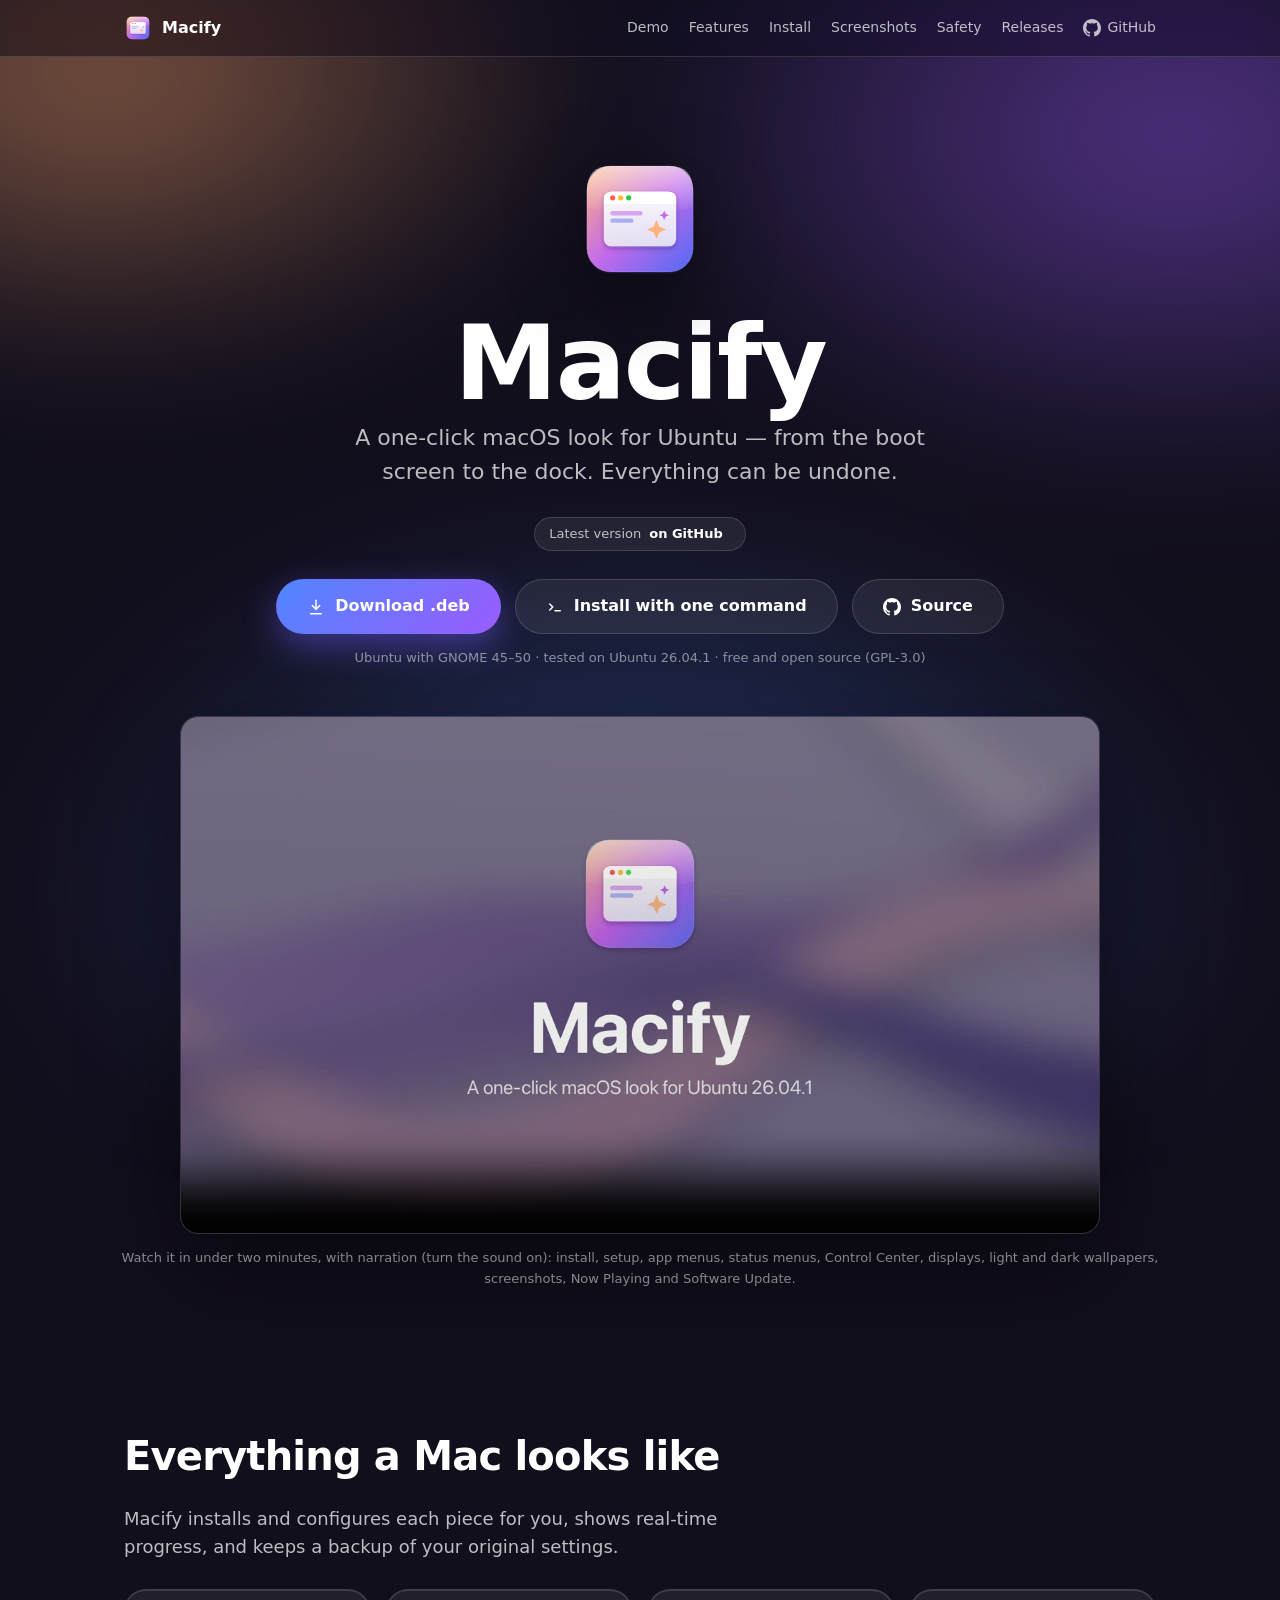
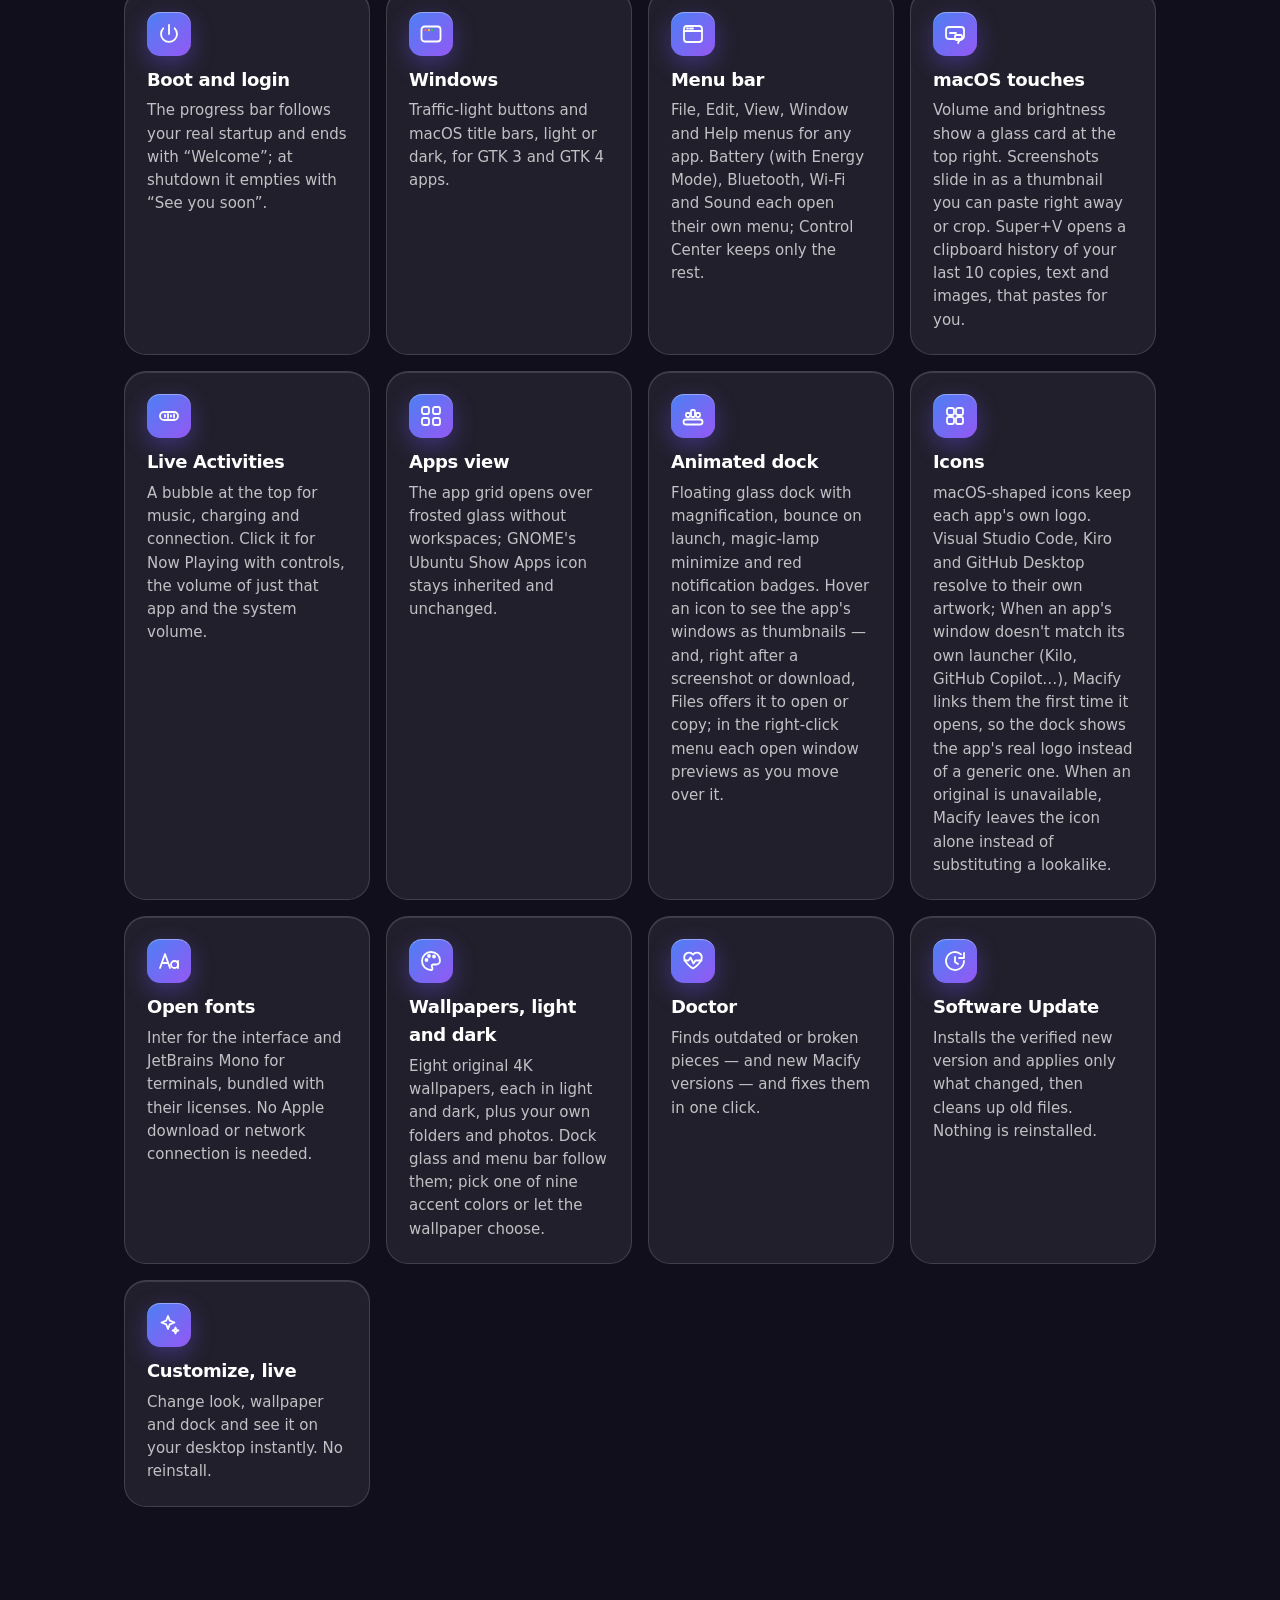
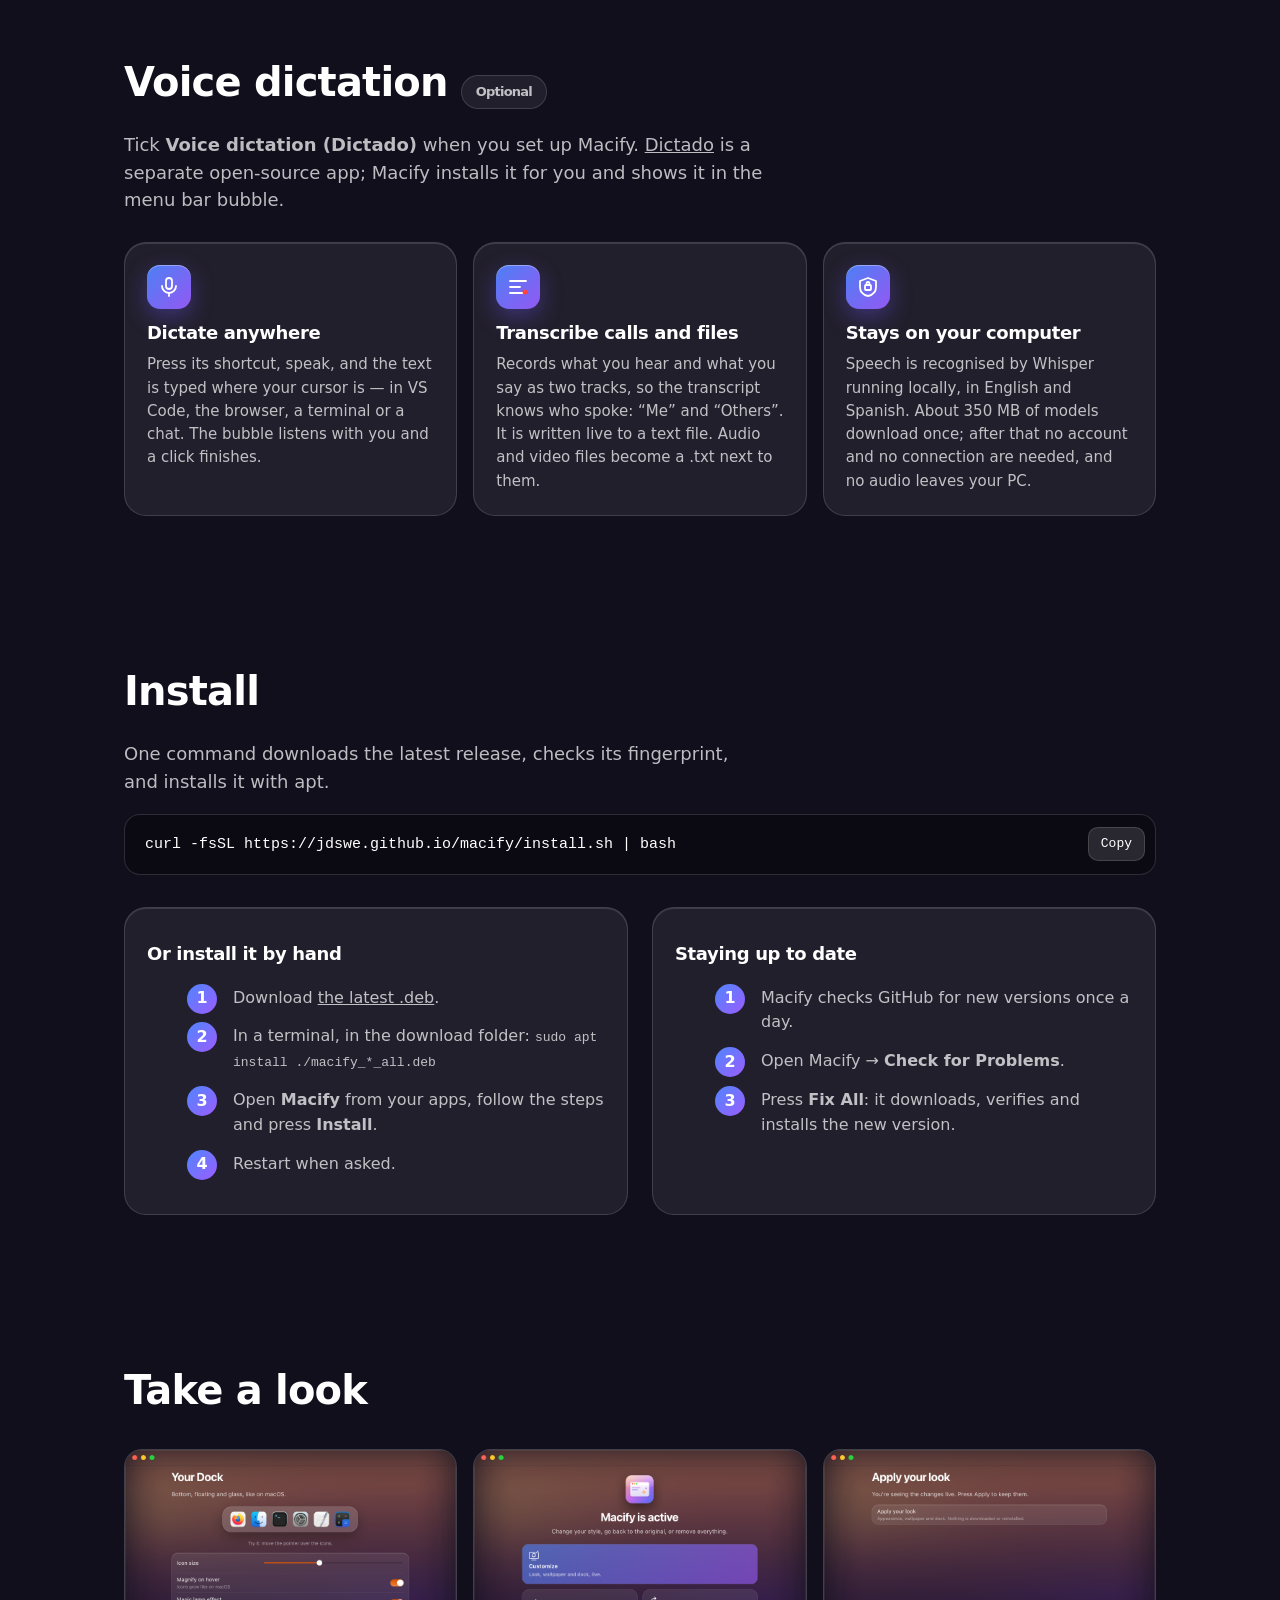
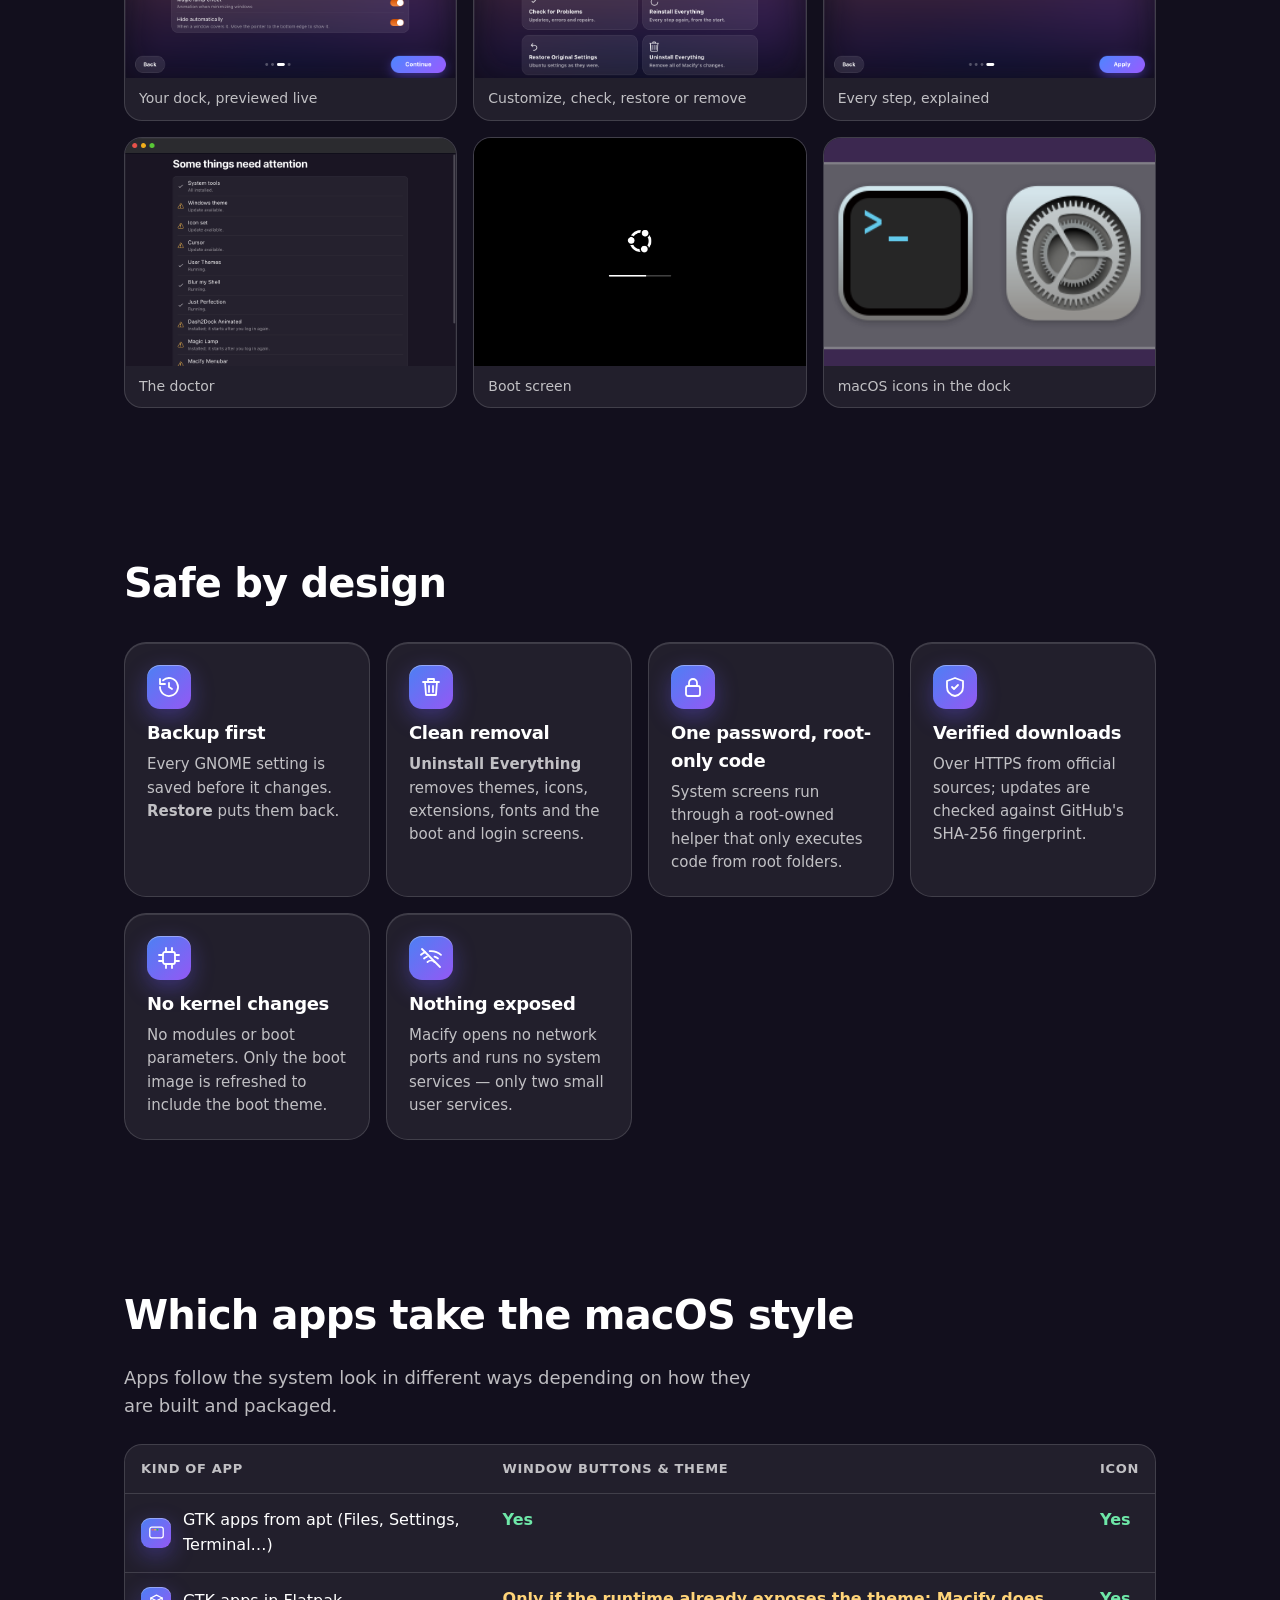
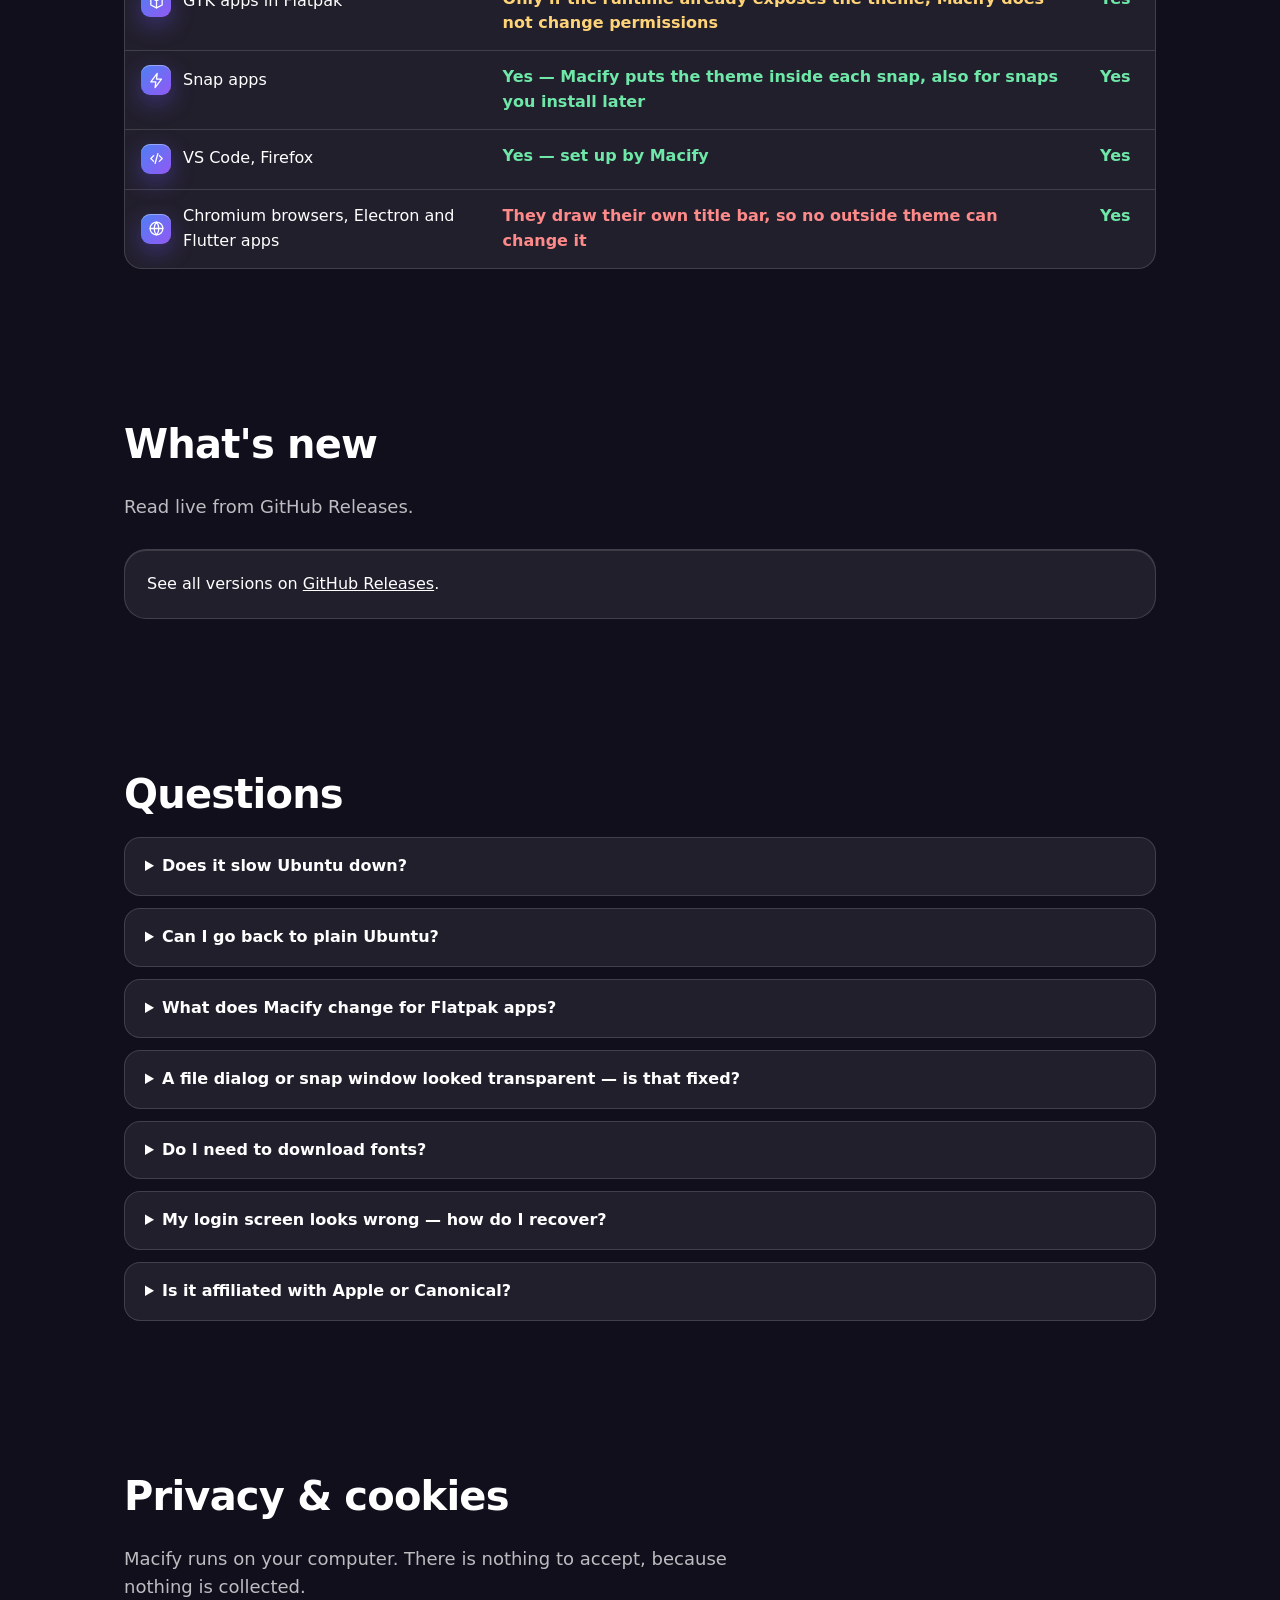
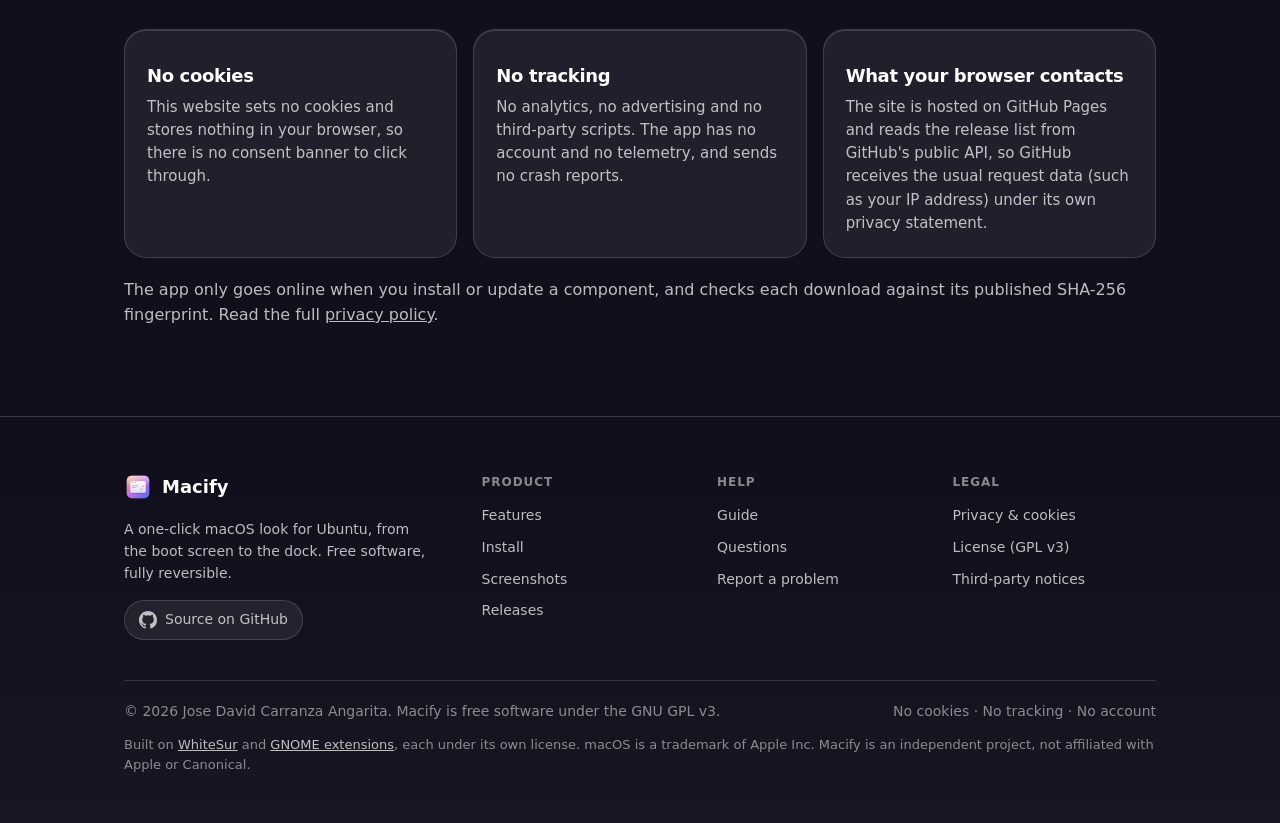
<file: docs/index.html>
<!doctype html>
<html lang="en">
<head>
<meta charset="utf-8">
<meta name="viewport" content="width=device-width, initial-scale=1">
<meta http-equiv="Content-Security-Policy" content="default-src 'self'; script-src 'self' 'unsafe-inline'; style-src 'self' 'unsafe-inline'; img-src 'self' data:; media-src 'self'; connect-src https://api.github.com; object-src 'none'; base-uri 'none'; form-action 'none'">
<title>Macify — a macOS look for Ubuntu</title>
<meta name="description" content="One-click macOS look for Ubuntu: boot, login, dock, menu bar, icons and fonts. Fully reversible.">
<link rel="icon" href="icon.svg" type="image/svg+xml">
<meta property="og:title" content="Macify — a macOS look for Ubuntu">
<meta property="og:description" content="One-click macOS look for Ubuntu. Fully reversible.">
<meta property="og:image" content="welcome.png">
<style>
:root {
  --bg: #120f1d;
  --text: #ffffff;
  --muted: rgba(255, 255, 255, 0.72);
  --faint: rgba(255, 255, 255, 0.5);
  --glass: rgba(255, 255, 255, 0.07);
  --glass-strong: rgba(255, 255, 255, 0.12);
  --border: rgba(255, 255, 255, 0.14);
  --accent-a: #4f86ff;
  --accent-b: #9b5cff;
  --radius: 22px;
  --max: 1080px;
}
* { box-sizing: border-box; }
html { scroll-behavior: smooth; }
body {
  margin: 0; color: var(--text); background: var(--bg);
  font-family: "Inter", system-ui, sans-serif;
  line-height: 1.55; -webkit-font-smoothing: antialiased;
}
body::before {
  content: ""; position: fixed; inset: -20%; z-index: -1;
  background:
    radial-gradient(40% 35% at 20% 20%, rgba(255, 168, 110, 0.45), transparent 70%),
    radial-gradient(45% 40% at 80% 25%, rgba(155, 92, 255, 0.45), transparent 70%),
    radial-gradient(50% 45% at 50% 85%, rgba(79, 134, 255, 0.35), transparent 70%);
  filter: blur(60px);
}
a { color: inherit; }
.wrap { max-width: var(--max); margin: 0 auto; padding: 0 24px; }
h1, h2, h3 { font-family: "Inter", system-ui, sans-serif; letter-spacing: -0.02em; }
h2 { font-size: clamp(28px, 4vw, 40px); margin: 0 0 12px; }
section { padding: 72px 0; }
.lead { color: var(--muted); font-size: 18px; max-width: 640px; }

/* barra de navegación */
nav { position: sticky; top: 0; z-index: 10; backdrop-filter: blur(20px) saturate(160%);
  -webkit-backdrop-filter: blur(20px) saturate(160%); background: rgba(18, 15, 29, 0.55);
  border-bottom: 1px solid var(--border); }
nav .wrap { display: flex; align-items: center; gap: 24px; height: 56px; }
nav .brand { display: flex; align-items: center; gap: 10px; font-weight: 700; text-decoration: none; }
nav .brand img { width: 28px; height: 28px; }
nav .links { display: flex; gap: 20px; margin-left: auto; font-size: 14px; }
nav .links a { color: var(--muted); text-decoration: none; }
nav .links a:hover { color: var(--text); }
@media (max-width: 760px) { nav .links a.optional { display: none; } }

/* portada */
.hero { text-align: center; padding: 96px 0 64px; }
.hero img.icon { width: 132px; height: 132px; filter: drop-shadow(0 18px 40px rgba(0, 0, 0, 0.45));
  animation: float 4s ease-in-out infinite; }
@keyframes float { 50% { transform: translateY(-10px); } }
.hero h1 { font-size: clamp(56px, 10vw, 104px); margin: 18px 0 6px; line-height: 1; }
.hero p { font-size: clamp(18px, 2.4vw, 22px); color: var(--muted); margin: 0 auto 28px; max-width: 620px; }
.badge { display: inline-flex; gap: 8px; align-items: center; padding: 6px 14px; border-radius: 999px;
  background: var(--glass); border: 1px solid var(--border); color: var(--muted); font-size: 13px; }
.badge b { color: var(--text); }
.actions { display: flex; gap: 14px; justify-content: center; flex-wrap: wrap; margin: 28px 0 14px; }
@media (max-width: 560px) { .btn { padding: 12px 20px; font-size: 15px; } .actions { gap: 10px; } }
.btn { display: inline-flex; align-items: center; gap: 10px; padding: 14px 30px; border-radius: 999px;
  font-weight: 700; font-size: 16px; text-decoration: none; border: 1px solid transparent;
  transition: transform 160ms ease, box-shadow 160ms ease, background 160ms ease; }
.btn:active { transform: scale(0.97); }
.btn-primary { background: linear-gradient(135deg, var(--accent-a), var(--accent-b));
  box-shadow: 0 12px 34px rgba(110, 90, 255, 0.45); }
.btn-primary:hover { box-shadow: 0 16px 44px rgba(110, 90, 255, 0.62); transform: translateY(-2px); }
.btn-ghost { background: var(--glass); border-color: var(--border); }
.btn-ghost:hover { background: var(--glass-strong); }
.fine { color: var(--faint); font-size: 13px; }
.hero .shot { margin: 48px auto 0; max-width: 920px; border-radius: 18px; overflow: hidden;
  border: 1px solid var(--border); box-shadow: 0 40px 90px rgba(0, 0, 0, 0.5); }
.hero .shot img, .hero .shot video { display: block; width: 100%; height: auto; aspect-ratio: 16 / 9; background: #000; }
.demo-note { margin-top: 14px; }

/* tarjetas */
.grid { display: grid; gap: 16px; grid-template-columns: repeat(auto-fit, minmax(230px, 1fr)); margin-top: 28px; }
.card { background: var(--glass); border: 1px solid var(--border); border-radius: var(--radius); padding: 22px;
  box-shadow: inset 0 1px 0 rgba(255, 255, 255, 0.12); transition: transform 180ms ease, background 180ms ease; }
.card:hover { transform: translateY(-3px); background: var(--glass-strong); }
.ic { width: 44px; height: 44px; border-radius: 13px; display: grid; place-items: center;
  background: linear-gradient(135deg, rgba(79, 134, 255, 0.95), rgba(155, 92, 255, 0.95));
  box-shadow: 0 8px 22px rgba(110, 90, 255, 0.35), inset 0 1px 0 rgba(255, 255, 255, 0.35); }
.ic svg { width: 24px; height: 24px; fill: none; stroke: #ffffff; stroke-width: 1.8;
  stroke-linecap: round; stroke-linejoin: round; }
.ic-sm { width: 30px; height: 30px; border-radius: 9px; flex: none; }
.ic-sm svg { width: 17px; height: 17px; }
.app-kind { display: inline-flex; align-items: center; gap: 12px; }
.card h3 { margin: 10px 0 6px; font-size: 18px; }
.card p { margin: 0; color: var(--muted); font-size: 15px; }

/* instalación */
.code { position: relative; background: rgba(0, 0, 0, 0.35); border: 1px solid var(--border); border-radius: 16px;
  padding: 18px 64px 18px 20px; font-family: "JetBrains Mono", ui-monospace, monospace; font-size: 15px;
  overflow-x: auto; white-space: nowrap; }
.code button { position: absolute; right: 10px; top: 50%; transform: translateY(-50%); border: 1px solid var(--border);
  background: var(--glass-strong); color: var(--text); border-radius: 10px; padding: 6px 12px; cursor: pointer; font: inherit; font-size: 13px; }
@media (max-width: 600px) {
  .code { white-space: normal; word-break: break-all; padding-right: 20px; }
  .code button { position: static; transform: none; display: block; margin-top: 12px; }
}
.steps { counter-reset: step; display: grid; gap: 14px; margin-top: 18px; }
.steps li { list-style: none; counter-increment: step; position: relative; padding-left: 46px; color: var(--muted); }
.steps li::before { content: counter(step); position: absolute; left: 0; top: -2px; width: 30px; height: 30px;
  border-radius: 50%; display: grid; place-items: center; font-weight: 700; color: var(--text);
  background: linear-gradient(135deg, var(--accent-a), var(--accent-b)); }
.two { display: grid; gap: 24px; grid-template-columns: 1fr 1fr; }
@media (max-width: 860px) { .two { grid-template-columns: 1fr; } }

/* capturas */
.gallery { display: grid; gap: 16px; grid-template-columns: repeat(auto-fit, minmax(300px, 1fr)); margin-top: 28px; }
.gallery figure { margin: 0; background: var(--glass); border: 1px solid var(--border); border-radius: 18px; overflow: hidden; }
.gallery img { display: block; width: 100%; aspect-ratio: 16 / 11; object-fit: cover; object-position: top; }
.gallery figcaption { padding: 10px 14px; color: var(--muted); font-size: 14px; }

/* tabla */
table { width: 100%; border-collapse: separate; border-spacing: 0; margin-top: 24px; overflow: hidden;
  border: 1px solid var(--border); border-radius: 18px; background: var(--glass); }
th, td { text-align: left; padding: 14px 16px; border-bottom: 1px solid var(--border); vertical-align: top; }
tr:last-child td { border-bottom: none; }
th { color: var(--muted); font-weight: 600; font-size: 13px; text-transform: uppercase; letter-spacing: 0.05em; }
.yes { color: #6ee7a8; font-weight: 700; } .part { color: #ffd479; font-weight: 700; } .no { color: #ff8a8a; font-weight: 700; }

/* versiones */
.release { padding: 18px 22px; min-width: 0; overflow-wrap: anywhere; }
.release header { display: flex; justify-content: space-between; gap: 12px; align-items: baseline; flex-wrap: wrap; }
.release h3 { margin: 0; }
.release time { color: var(--faint); font-size: 13px; }
.release ul { margin: 10px 0 0; padding-left: 20px; color: var(--muted); }
.release code { font-family: "JetBrains Mono", ui-monospace, monospace; background: rgba(0, 0, 0, 0.3); padding: 1px 6px; border-radius: 6px; }
.release .latest { font-size: 12px; padding: 3px 10px; border-radius: 999px; margin-left: 8px;
  background: linear-gradient(135deg, var(--accent-a), var(--accent-b)); vertical-align: middle; }

/* preguntas */
details { background: var(--glass); border: 1px solid var(--border); border-radius: 16px; padding: 16px 20px; margin-top: 12px; }
summary { cursor: pointer; font-weight: 600; }
details p { color: var(--muted); margin: 10px 0 0; }

.gl { width: 18px; height: 18px; flex: none; }
nav .with-icon { display: inline-flex; align-items: center; gap: 6px; }
footer { padding: 56px 0 48px; color: var(--faint); font-size: 14px; border-top: 1px solid var(--border);
  background: linear-gradient(180deg, transparent, rgba(255, 255, 255, 0.03)); }
footer a { color: var(--muted); text-decoration: none; transition: color 160ms ease; }
footer a:hover { color: var(--text); }
.foot-grid { display: grid; grid-template-columns: minmax(220px, 1.6fr) repeat(3, minmax(120px, 1fr)); gap: 32px; }
.foot-brand .brand { display: inline-flex; align-items: center; gap: 10px; font-weight: 700; font-size: 18px; color: var(--text); }
.foot-brand .brand img { width: 28px; height: 28px; }
.foot-brand p { margin: 12px 0 16px; max-width: 34ch; color: var(--muted); }
.foot-source { display: inline-flex; align-items: center; gap: 8px; padding: 8px 14px; border-radius: 999px;
  background: var(--glass); border: 1px solid var(--border); }
.foot-source:hover { background: var(--glass-strong); }
.foot-col { display: flex; flex-direction: column; gap: 10px; }
.foot-col h4 { margin: 0 0 4px; font-size: 12px; letter-spacing: 0.08em; text-transform: uppercase; color: var(--faint); }
.foot-bottom { display: flex; flex-wrap: wrap; gap: 8px 24px; justify-content: space-between; margin-top: 40px;
  padding-top: 20px; border-top: 1px solid var(--border); }
.foot-note { margin: 12px 0 0; font-size: 13px; }
.foot-note a { text-decoration: underline; }
.privacy-more { color: var(--muted); margin-top: 20px; }
@media (max-width: 720px) { .foot-grid { grid-template-columns: 1fr 1fr; } .foot-brand { grid-column: 1 / -1; } }
</style>
</head>
<body>
<nav>
  <div class="wrap">
    <a class="brand" href="#"><img src="icon.svg" alt="">Macify</a>
    <div class="links">
      <a href="#demo" class="optional">Demo</a>
      <a href="#features" class="optional">Features</a>
      <a href="#install">Install</a>
      <a href="#screenshots" class="optional">Screenshots</a>
      <a href="#safety" class="optional">Safety</a>
      <a href="#releases" class="optional">Releases</a>
      <a href="https://github.com/jdswe/macify" class="with-icon"><svg class="gl" viewBox="0 0 16 16" aria-hidden="true"><path fill="currentColor" d="M8 0C3.58 0 0 3.58 0 8c0 3.54 2.29 6.53 5.47 7.59.4.07.55-.17.55-.38 0-.19-.01-.82-.01-1.49-2.01.37-2.53-.49-2.69-.94-.09-.23-.48-.94-.82-1.13-.28-.15-.68-.52-.01-.53.63-.01 1.08.58 1.23.82.72 1.21 1.87.87 2.33.66.07-.52.28-.87.51-1.07-1.78-.2-3.64-.89-3.64-3.95 0-.87.31-1.59.82-2.15-.08-.2-.36-1.02.08-2.12 0 0 .67-.21 2.2.82.64-.18 1.32-.27 2-.27.68 0 1.36.09 2 .27 1.53-1.04 2.2-.82 2.2-.82.44 1.1.16 1.92.08 2.12.51.56.82 1.27.82 2.15 0 3.07-1.87 3.75-3.65 3.95.29.25.54.73.54 1.48 0 1.07-.01 1.93-.01 2.2 0 .21.15.46.55.38A8.013 8.013 0 0016 8c0-4.42-3.58-8-8-8z"/></svg>GitHub</a>
    </div>
  </div>
</nav>

<header class="hero wrap">
  <img class="icon" src="icon.svg" alt="Macify icon">
  <h1>Macify</h1>
  <p>A one-click macOS look for Ubuntu — from the boot screen to the dock. Everything can be undone.</p>
  <span class="badge">Latest version <b id="version">…</b> <span id="released"></span></span>
  <div class="actions">
    <a class="btn btn-primary" href="https://github.com/jdswe/macify/releases/latest" data-download><svg class="gl" viewBox="0 0 24 24" aria-hidden="true" fill="none" stroke="currentColor" stroke-width="2" stroke-linecap="round" stroke-linejoin="round"><path d="M12 3v12"/><path d="m7 10 5 5 5-5"/><path d="M5 21h14"/></svg><span id="download">Download .deb</span></a>
    <a class="btn btn-ghost" href="#install"><svg class="gl" viewBox="0 0 24 24" aria-hidden="true" fill="none" stroke="currentColor" stroke-width="2" stroke-linecap="round" stroke-linejoin="round"><path d="m5 8 4 4-4 4"/><path d="M12 17h7"/></svg>Install with one command</a>
    <a class="btn btn-ghost" href="https://github.com/jdswe/macify"><svg class="gl" viewBox="0 0 16 16" aria-hidden="true"><path fill="currentColor" d="M8 0C3.58 0 0 3.58 0 8c0 3.54 2.29 6.53 5.47 7.59.4.07.55-.17.55-.38 0-.19-.01-.82-.01-1.49-2.01.37-2.53-.49-2.69-.94-.09-.23-.48-.94-.82-1.13-.28-.15-.68-.52-.01-.53.63-.01 1.08.58 1.23.82.72 1.21 1.87.87 2.33.66.07-.52.28-.87.51-1.07-1.78-.2-3.64-.89-3.64-3.95 0-.87.31-1.59.82-2.15-.08-.2-.36-1.02.08-2.12 0 0 .67-.21 2.2.82.64-.18 1.32-.27 2-.27.68 0 1.36.09 2 .27 1.53-1.04 2.2-.82 2.2-.82.44 1.1.16 1.92.08 2.12.51.56.82 1.27.82 2.15 0 3.07-1.87 3.75-3.65 3.95.29.25.54.73.54 1.48 0 1.07-.01 1.93-.01 2.2 0 .21.15.46.55.38A8.013 8.013 0 0016 8c0-4.42-3.58-8-8-8z"/></svg>Source</a>
  </div>
  <div class="fine">Ubuntu with GNOME 45–50 · tested on Ubuntu 26.04.1 · free and open source (GPL-3.0)</div>
  <div class="shot" id="demo">
    <video controls playsinline preload="metadata" poster="demo-poster.jpg"
           aria-label="Macify demo: website, install, setup, startup, desktop and updates">
      <source src="demo.mp4" type="video/mp4">
      <img src="welcome.png" alt="Macify welcome screen">
    </video>
  </div>
  <div class="fine demo-note">Watch it in under two minutes, with narration (turn the sound on): install, setup, app menus, status menus, Control Center, displays, light and dark wallpapers, screenshots, Now Playing and Software Update.</div>
</header>

<main>
<section id="features">
  <div class="wrap">
    <h2>Everything a Mac looks like</h2>
    <p class="lead">Macify installs and configures each piece for you, shows real-time progress, and keeps a backup of your original settings.</p>
    <div class="grid">
      <div class="card"><span class="ic" aria-hidden="true"><svg viewBox="0 0 24 24"><path d="M12 3v9"/><path d="M6.3 6.3a8 8 0 1 0 11.4 0"/></svg></span><h3>Boot and login</h3><p>The progress bar follows your real startup and ends with “Welcome”; at shutdown it empties with “See you soon”.</p></div>
      <div class="card"><span class="ic" aria-hidden="true"><svg viewBox="0 0 24 24"><rect x="2.5" y="4.5" width="19" height="15" rx="3"/><circle cx="6.5" cy="8" r="1.2" fill="#ff5f57" stroke="none"/><circle cx="10" cy="8" r="1.2" fill="#febc2e" stroke="none"/><circle cx="13.5" cy="8" r="1.2" fill="#28c840" stroke="none"/></svg></span><h3>Windows</h3><p>Traffic-light buttons and macOS title bars, light or dark, for GTK 3 and GTK 4 apps.</p></div>
      <div class="card"><span class="ic" aria-hidden="true"><svg viewBox="0 0 24 24"><rect x="3" y="4" width="18" height="16" rx="3"/><path d="M3 9h18"/><path d="M6 6.5h1M9 6.5h3"/></svg></span><h3>Menu bar</h3><p>File, Edit, View, Window and Help menus for any app. Battery (with Energy Mode), Bluetooth, Wi‑Fi and Sound each open their own menu; Control Center keeps only the rest.</p></div>
      <div class="card"><span class="ic" aria-hidden="true"><svg viewBox="0 0 24 24"><rect x="3" y="5" width="18" height="12" rx="3"/><path d="M7 11h6"/><path d="M15 21l2-4"/><rect x="12" y="13" width="7" height="5" rx="1.2"/></svg></span><h3>macOS touches</h3><p>Volume and brightness show a glass card at the top right. Screenshots slide in as a thumbnail you can paste right away or crop. Super+V opens a clipboard history of your last 10 copies, text and images, that pastes for you.</p></div>
      <div class="card"><span class="ic" aria-hidden="true"><svg viewBox="0 0 24 24"><rect x="3" y="8" width="18" height="8" rx="4"/><path d="M8 11v2M11 10v4M14 11.5v1M17 10.5v3"/></svg></span><h3>Live Activities</h3><p>A bubble at the top for music, charging and connection. Click it for Now Playing with controls, the volume of just that app and the system volume.</p></div>
      <div class="card"><span class="ic" aria-hidden="true"><svg viewBox="0 0 24 24"><rect x="3" y="3" width="7" height="7" rx="2"/><rect x="14" y="3" width="7" height="7" rx="2"/><rect x="3" y="14" width="7" height="7" rx="2"/><rect x="14" y="14" width="7" height="7" rx="2"/></svg></span><h3>Apps view</h3><p>The app grid opens over frosted glass without workspaces; GNOME's Ubuntu Show Apps icon stays inherited and unchanged.</p></div>
      <div class="card"><span class="ic" aria-hidden="true"><svg viewBox="0 0 24 24"><rect x="2.5" y="15.5" width="19" height="5" rx="2.5"/><rect x="5" y="9" width="4" height="4" rx="1.2"/><rect x="10" y="6" width="4" height="7" rx="1.2"/><rect x="15" y="9" width="4" height="4" rx="1.2"/></svg></span><h3>Animated dock</h3><p>Floating glass dock with magnification, bounce on launch, magic-lamp minimize and red notification badges. Hover an icon to see the app's windows as thumbnails — and, right after a screenshot or download, Files offers it to open or copy; in the right-click menu each open window previews as you move over it.</p></div>
      <div class="card"><span class="ic" aria-hidden="true"><svg viewBox="0 0 24 24"><rect x="4" y="4" width="7" height="7" rx="2"/><rect x="13" y="4" width="7" height="7" rx="2"/><rect x="4" y="13" width="7" height="7" rx="2"/><rect x="13" y="13" width="7" height="7" rx="2"/></svg></span><h3>Icons</h3><p>macOS-shaped icons keep each app's own logo. Visual Studio Code, Kiro and GitHub Desktop resolve to their own artwork; When an app's window doesn't match its own launcher (Kilo, GitHub Copilot…), Macify links them the first time it opens, so the dock shows the app's real logo instead of a generic one. When an original is unavailable, Macify leaves the icon alone instead of substituting a lookalike.</p></div>
      <div class="card"><span class="ic" aria-hidden="true"><svg viewBox="0 0 24 24"><path d="M3 19 8 5l5 14M4.8 14h6.4"/><circle cx="17.5" cy="15.5" r="3.5"/><path d="M21 12v7"/></svg></span><h3>Open fonts</h3><p>Inter for the interface and JetBrains Mono for terminals, bundled with their licenses. No Apple download or network connection is needed.</p></div>
      <div class="card"><span class="ic" aria-hidden="true"><svg viewBox="0 0 24 24"><path d="M12 3a9 9 0 1 0 0 18c1 0 1.5-.8 1.5-1.6 0-1-.8-1.4-.8-2.3 0-.9.7-1.6 1.6-1.6H17a4 4 0 0 0 4-4C21 6.6 17 3 12 3z"/><circle cx="7.5" cy="11" r="1"/><circle cx="10" cy="7" r="1"/><circle cx="15" cy="7.5" r="1"/></svg></span><h3>Wallpapers, light and dark</h3><p>Eight original 4K wallpapers, each in light and dark, plus your own folders and photos. Dock glass and menu bar follow them; pick one of nine accent colors or let the wallpaper choose.</p></div>
      <div class="card"><span class="ic" aria-hidden="true"><svg viewBox="0 0 24 24"><path d="M20.8 8.6a4.9 4.9 0 0 0-8.8-3 4.9 4.9 0 0 0-8.8 3c0 5.4 8.8 10.9 8.8 10.9s8.8-5.5 8.8-10.9z"/><path d="M3.5 11.5h4l2-3 3 6 2-3h6"/></svg></span><h3>Doctor</h3><p>Finds outdated or broken pieces — and new Macify versions — and fixes them in one click.</p></div>
      <div class="card"><span class="ic" aria-hidden="true"><svg viewBox="0 0 24 24"><path d="M21 12a9 9 0 1 1-3-6.7"/><path d="M21 4v5h-5"/><path d="M12 8v5l3 2"/></svg></span><h3>Software Update</h3><p>Installs the verified new version and applies only what changed, then cleans up old files. Nothing is reinstalled.</p></div>
      <div class="card"><span class="ic" aria-hidden="true"><svg viewBox="0 0 24 24"><path d="M11 3l1.8 4.7 4.7 1.8-4.7 1.8L11 16l-1.8-4.7L4.5 9.5l4.7-1.8z"/><path d="M18.5 14.5l.8 2.2 2.2.8-2.2.8-.8 2.2-.8-2.2-2.2-.8 2.2-.8z"/></svg></span><h3>Customize, live</h3><p>Change look, wallpaper and dock and see it on your desktop instantly. No reinstall.</p></div>
    </div>
  </div>
</section>

<section id="dictation">
  <div class="wrap">
    <h2>Voice dictation <span class="badge">Optional</span></h2>
    <p class="lead">Tick <b>Voice dictation (Dictado)</b> when you set up Macify. <a href="https://jdswe.github.io/dictado/">Dictado</a> is a separate open-source app; Macify installs it for you and shows it in the menu bar bubble.</p>
    <div class="grid">
      <div class="card"><span class="ic" aria-hidden="true"><svg viewBox="0 0 24 24"><rect x="9" y="3" width="6" height="11" rx="3"/><path d="M5 11a7 7 0 0 0 14 0"/><path d="M12 18v3"/></svg></span><h3>Dictate anywhere</h3><p>Press its shortcut, speak, and the text is typed where your cursor is — in VS Code, the browser, a terminal or a chat. The bubble listens with you and a click finishes.</p></div>
      <div class="card"><span class="ic" aria-hidden="true"><svg viewBox="0 0 24 24"><path d="M4 6h16M4 12h10M4 18h13"/><circle cx="19" cy="17" r="2.5" fill="#ff453a" stroke="none"/></svg></span><h3>Transcribe calls and files</h3><p>Records what you hear and what you say as two tracks, so the transcript knows who spoke: “Me” and “Others”. It is written live to a text file. Audio and video files become a .txt next to them.</p></div>
      <div class="card"><span class="ic" aria-hidden="true"><svg viewBox="0 0 24 24"><path d="M12 3l8 3v6c0 5-3.5 8-8 9-4.5-1-8-4-8-9V6z"/><rect x="9" y="10" width="6" height="5" rx="1"/><path d="M10.5 10V8.5a1.5 1.5 0 0 1 3 0V10"/></svg></span><h3>Stays on your computer</h3><p>Speech is recognised by Whisper running locally, in English and Spanish. About 350 MB of models download once; after that no account and no connection are needed, and no audio leaves your PC.</p></div>
    </div>
  </div>
</section>

<section id="install">
  <div class="wrap">
    <h2>Install</h2>
    <p class="lead">One command downloads the latest release, checks its fingerprint, and installs it with apt.</p>
    <div class="code"><span id="cmd">curl -fsSL https://jdswe.github.io/macify/install.sh | bash</span><button type="button" data-copy="cmd">Copy</button></div>
    <div class="two" style="margin-top:32px">
      <div class="card">
        <h3>Or install it by hand</h3>
        <ol class="steps">
          <li>Download <a id="download2" href="https://github.com/jdswe/macify/releases/latest">the latest .deb</a>.</li>
          <li>In a terminal, in the download folder: <code>sudo apt install ./macify_*_all.deb</code></li>
          <li>Open <b>Macify</b> from your apps, follow the steps and press <b>Install</b>.</li>
          <li>Restart when asked.</li>
        </ol>
      </div>
      <div class="card">
        <h3>Staying up to date</h3>
        <ol class="steps">
          <li>Macify checks GitHub for new versions once a day.</li>
          <li>Open Macify → <b>Check for Problems</b>.</li>
          <li>Press <b>Fix All</b>: it downloads, verifies and installs the new version.</li>
        </ol>
      </div>
    </div>
  </div>
</section>

<section id="screenshots">
  <div class="wrap">
    <h2>Take a look</h2>
    <div class="gallery">
      <figure><img src="dock.png" alt="Dock settings with live preview" loading="lazy"><figcaption>Your dock, previewed live</figcaption></figure>
      <figure><img src="manage.png" alt="Macify management screen" loading="lazy"><figcaption>Customize, check, restore or remove</figcaption></figure>
      <figure><img src="summary.png" alt="Installation summary" loading="lazy"><figcaption>Every step, explained</figcaption></figure>
      <figure><img src="doctor.png" alt="Doctor results" loading="lazy"><figcaption>The doctor</figcaption></figure>
      <figure><img src="boot.png" alt="Boot screen" loading="lazy"><figcaption>Boot screen</figcaption></figure>
      <figure><img src="dock-icons.png" alt="Dock icons" loading="lazy"><figcaption>macOS icons in the dock</figcaption></figure>
    </div>
  </div>
</section>

<section id="safety">
  <div class="wrap">
    <h2>Safe by design</h2>
    <div class="grid">
      <div class="card"><span class="ic" aria-hidden="true"><svg viewBox="0 0 24 24"><path d="M3 12a9 9 0 1 0 3-6.7"/><path d="M3 4v5h5"/><path d="M12 8v4l3 2"/></svg></span><h3>Backup first</h3><p>Every GNOME setting is saved before it changes. <b>Restore</b> puts them back.</p></div>
      <div class="card"><span class="ic" aria-hidden="true"><svg viewBox="0 0 24 24"><path d="M4 7h16M9 7V4h6v3M6 7l1 13h10l1-13"/><path d="M10 11v6M14 11v6"/></svg></span><h3>Clean removal</h3><p><b>Uninstall Everything</b> removes themes, icons, extensions, fonts and the boot and login screens.</p></div>
      <div class="card"><span class="ic" aria-hidden="true"><svg viewBox="0 0 24 24"><rect x="5" y="11" width="14" height="10" rx="2"/><path d="M8 11V8a4 4 0 0 1 8 0v3"/></svg></span><h3>One password, root-only code</h3><p>System screens run through a root-owned helper that only executes code from root folders.</p></div>
      <div class="card"><span class="ic" aria-hidden="true"><svg viewBox="0 0 24 24"><path d="M12 3l8 3v6c0 5-3.5 8-8 9-4.5-1-8-4-8-9V6z"/><path d="m9 12 2 2 4-4"/></svg></span><h3>Verified downloads</h3><p>Over HTTPS from official sources; updates are checked against GitHub's SHA-256 fingerprint.</p></div>
      <div class="card"><span class="ic" aria-hidden="true"><svg viewBox="0 0 24 24"><rect x="6" y="6" width="12" height="12" rx="2"/><path d="M9 2v4M15 2v4M9 18v4M15 18v4M2 9h4M2 15h4M18 9h4M18 15h4"/></svg></span><h3>No kernel changes</h3><p>No modules or boot parameters. Only the boot image is refreshed to include the boot theme.</p></div>
      <div class="card"><span class="ic" aria-hidden="true"><svg viewBox="0 0 24 24"><path d="M2 8.8a15 15 0 0 1 4.2-2.6M10.7 5.1A15 15 0 0 1 22 8.8M5 12.5a10 10 0 0 1 3-1.9M15.5 10.7a10 10 0 0 1 3.5 1.8M8.5 16a5 5 0 0 1 7 0"/><path d="m3 3 18 18"/></svg></span><h3>Nothing exposed</h3><p>Macify opens no network ports and runs no system services — only two small user services.</p></div>
    </div>
  </div>
</section>

<section id="apps">
  <div class="wrap">
    <h2>Which apps take the macOS style</h2>
    <p class="lead">Apps follow the system look in different ways depending on how they are built and packaged.</p>
    <table>
      <tr><th>Kind of app</th><th>Window buttons &amp; theme</th><th>Icon</th></tr>
      <tr><td><span class="app-kind"><span class="ic ic-sm" aria-hidden="true"><svg viewBox="0 0 24 24"><rect x="2.5" y="4.5" width="19" height="15" rx="3"/><circle cx="6.5" cy="8" r="1.2" fill="#ff5f57" stroke="none"/><circle cx="10" cy="8" r="1.2" fill="#febc2e" stroke="none"/><circle cx="13.5" cy="8" r="1.2" fill="#28c840" stroke="none"/></svg></span><span>GTK apps from apt (Files, Settings, Terminal…)</span></span></td><td class="yes">Yes</td><td class="yes">Yes</td></tr>
      <tr><td><span class="app-kind"><span class="ic ic-sm" aria-hidden="true"><svg viewBox="0 0 24 24"><path d="M12 3 4 7v10l8 4 8-4V7z"/><path d="M4 7l8 4 8-4M12 11v10"/></svg></span><span>GTK apps in Flatpak</span></span></td><td class="part">Only if the runtime already exposes the theme; Macify does not change permissions</td><td class="yes">Yes</td></tr>
      <tr><td><span class="app-kind"><span class="ic ic-sm" aria-hidden="true"><svg viewBox="0 0 24 24"><path d="M13 2 4 14h7l-1 8 9-12h-7z"/></svg></span><span>Snap apps</span></span></td><td class="yes">Yes — Macify puts the theme inside each snap, also for snaps you install later</td><td class="yes">Yes</td></tr>
      <tr><td><span class="app-kind"><span class="ic ic-sm" aria-hidden="true"><svg viewBox="0 0 24 24"><path d="m8 8-4 4 4 4M16 8l4 4-4 4M14 5l-4 14"/></svg></span><span>VS Code, Firefox</span></span></td><td class="yes">Yes — set up by Macify</td><td class="yes">Yes</td></tr>
      <tr><td><span class="app-kind"><span class="ic ic-sm" aria-hidden="true"><svg viewBox="0 0 24 24"><circle cx="12" cy="12" r="9"/><path d="M3 12h18M12 3a14 14 0 0 1 0 18M12 3a14 14 0 0 0 0 18"/></svg></span><span>Chromium browsers, Electron and Flutter apps</span></span></td><td class="no">They draw their own title bar, so no outside theme can change it</td><td class="yes">Yes</td></tr>
    </table>
  </div>
</section>

<section id="releases">
  <div class="wrap">
    <h2>What's new</h2>
    <p class="lead">Read live from GitHub Releases.</p>
    <div id="release-list" class="grid" style="grid-template-columns:1fr"><div class="card">Loading releases…</div></div>
  </div>
</section>

<section id="faq">
  <div class="wrap">
    <h2>Questions</h2>
    <details><summary>Does it slow Ubuntu down?</summary><p>Macify avoids continuous background polling: its dock previews check pointer position only while you are interacting with the dock, and Live Activities stop their audio-bar updates when hidden, paused, locked or in fullscreen. Resource use depends on your hardware, GNOME extensions and workload, so we do not claim a fixed CPU or GPU percentage.</p></details>
    <details><summary>Can I go back to plain Ubuntu?</summary><p>Yes. Open Macify and choose <b>Restore Original Settings</b> or <b>Uninstall Everything</b>, then <code>sudo apt remove macify</code>.</p></details>
    <details><summary>What does Macify change for Flatpak apps?</summary><p>Nothing in their permissions. Flatpak apps are sandboxed, so a GTK app uses the system theme only if its runtime already exposes it. Macify does not grant filesystem access or force a style; other toolkits remain unchanged. Older Macify versions did not record pre-existing Flatpak permissions, so restoring those installations leaves their old overrides untouched rather than risking user settings. See the <a href="https://docs.flatpak.org/en/latest/sandbox-permissions.html">Flatpak sandbox documentation</a>.</p></details>
    <details><summary>A file dialog or snap window looked transparent — is that fixed?</summary><p>Yes, since 0.18.0. The WhiteSur theme painted window backgrounds slightly see-through so they could become glass; windows that nothing blurs (the file picker browsers open when you upload a file, or snap's “Refreshing Apps” notice) showed what was behind them. Every window background is now fully opaque. If you installed an earlier version, update Macify or open <b>Doctor</b> and press <b>Fix All</b>, then reopen the browser.</p></details>
    <details><summary>Do I need to download fonts?</summary><p>No. Macify includes Inter and JetBrains Mono, two freely redistributable typefaces similar in feel to the clean macOS interface. They install locally with no network request; their licenses are included in the repository.</p></details>
    <details><summary>My login screen looks wrong — how do I recover?</summary><p>Press Ctrl+Alt+F3, sign in, run <code>sudo /usr/lib/macify/macify/data/root/macify-root.sh revert</code> and restart.</p></details>
    <details><summary>Is it affiliated with Apple or Canonical?</summary><p>No. macOS is a trademark of Apple Inc. Macify is an independent open-source project.</p></details>
  </div>
</section>
<section id="privacy">
  <div class="wrap">
    <h2>Privacy &amp; cookies</h2>
    <p class="lead">Macify runs on your computer. There is nothing to accept, because nothing is collected.</p>
    <div class="grid">
      <div class="card"><h3>No cookies</h3><p>This website sets no cookies and stores nothing in your browser, so there is no consent banner to click through.</p></div>
      <div class="card"><h3>No tracking</h3><p>No analytics, no advertising and no third-party scripts. The app has no account and no telemetry, and sends no crash reports.</p></div>
      <div class="card"><h3>What your browser contacts</h3><p>The site is hosted on GitHub Pages and reads the release list from GitHub's public API, so GitHub receives the usual request data (such as your IP address) under its own privacy statement.</p></div>
    </div>
    <p class="privacy-more">The app only goes online when you install or update a component, and checks each download against its published SHA-256 fingerprint. Read the full <a href="privacy.html">privacy policy</a>.</p>
  </div>
</section>
</main>

<footer>
  <div class="wrap">
    <div class="foot-grid">
      <div class="foot-brand">
        <a class="brand" href="#"><img src="icon.svg" alt="">Macify</a>
        <p>A one-click macOS look for Ubuntu, from the boot screen to the dock. Free software, fully reversible.</p>
        <a class="foot-source" href="https://github.com/jdswe/macify"><svg class="gl" viewBox="0 0 16 16" aria-hidden="true"><path fill="currentColor" d="M8 0C3.58 0 0 3.58 0 8c0 3.54 2.29 6.53 5.47 7.59.4.07.55-.17.55-.38 0-.19-.01-.82-.01-1.49-2.01.37-2.53-.49-2.69-.94-.09-.23-.48-.94-.82-1.13-.28-.15-.68-.52-.01-.53.63-.01 1.08.58 1.23.82.72 1.21 1.87.87 2.33.66.07-.52.28-.87.51-1.07-1.78-.2-3.64-.89-3.64-3.95 0-.87.31-1.59.82-2.15-.08-.2-.36-1.02.08-2.12 0 0 .67-.21 2.2.82a7.6 7.6 0 0 1 4 0c1.53-1.04 2.2-.82 2.2-.82.44 1.1.16 1.92.08 2.12.51.56.82 1.27.82 2.15 0 3.07-1.87 3.75-3.65 3.95.29.25.54.73.54 1.48 0 1.07-.01 1.93-.01 2.2 0 .21.15.46.55.38A8.01 8.01 0 0 0 16 8c0-4.42-3.58-8-8-8z"/></svg>Source on GitHub</a>
      </div>
      <div class="foot-col">
        <h4>Product</h4>
        <a href="#features">Features</a>
        <a href="#install">Install</a>
        <a href="#screenshots">Screenshots</a>
        <a href="#releases">Releases</a>
      </div>
      <div class="foot-col">
        <h4>Help</h4>
        <a href="guide.html">Guide</a>
        <a href="#faq">Questions</a>
        <a href="https://github.com/jdswe/macify/issues/new">Report a problem</a>
      </div>
      <div class="foot-col">
        <h4>Legal</h4>
        <a href="privacy.html">Privacy &amp; cookies</a>
        <a href="license.html">License (GPL v3)</a>
        <a href="notices.html">Third-party notices</a>
      </div>
    </div>
    <div class="foot-bottom">
      <span>© 2026 Jose David Carranza Angarita. Macify is free software under the GNU GPL v3.</span>
      <span>No cookies · No tracking · No account</span>
    </div>
    <p class="foot-note">Built on <a href="https://github.com/vinceliuice/WhiteSur-gtk-theme">WhiteSur</a> and
      <a href="https://extensions.gnome.org">GNOME extensions</a>, each under its own license. macOS is a trademark of
      Apple Inc. Macify is an independent project, not affiliated with Apple or Canonical.</p>
  </div>
</footer>

<script>
const REPO = "jdswe/macify";

function escapeHtml(text) {
  return text.replace(/[&<>"']/g, c => ({ "&": "&amp;", "<": "&lt;", ">": "&gt;", '"': "&quot;", "'": "&#39;" }[c]));
}

// Markdown mínimo para las notas de versión: listas, negrita, código y bloques de código.
function renderNotes(markdown) {
  const out = [];
  let inList = false, inCode = false;
  for (const raw of (markdown || "").split("\n")) {
    if (raw.trim().startsWith("```")) { inCode = !inCode; continue; }
    if (inCode) { out.push(`<p><code>${escapeHtml(raw)}</code></p>`); continue; }
    let line = escapeHtml(raw.trim())
      .replace(/\*\*(.+?)\*\*/g, "<b>$1</b>")
      .replace(/`(.+?)`/g, "<code>$1</code>");
    if (/^[-*] /.test(raw.trim())) {
      if (!inList) { out.push("<ul>"); inList = true; }
      out.push(`<li>${line.slice(2)}</li>`);
    } else {
      if (inList) { out.push("</ul>"); inList = false; }
      if (line && !line.startsWith("|")) out.push(`<p>${line}</p>`);
    }
  }
  if (inList) out.push("</ul>");
  return out.join("");
}

async function loadReleases() {
  const list = document.getElementById("release-list");
  try {
    const response = await fetch(`https://api.github.com/repos/${REPO}/releases?per_page=6`);
    const releases = (await response.json()).filter(r => !r.draft && !r.prerelease);
    if (!releases.length) throw new Error("no releases");
    const latest = releases[0];
    const deb = latest.assets.find(a => a.name.endsWith("_all.deb"));
    document.getElementById("version").textContent = latest.tag_name;
    document.getElementById("released").textContent =
      "· " + new Date(latest.published_at).toLocaleDateString(undefined, { year: "numeric", month: "short", day: "numeric" });
    if (deb) {
      document.querySelectorAll("[data-download]").forEach(a => (a.href = deb.browser_download_url));
      document.getElementById("download2").href = deb.browser_download_url;
      document.getElementById("download").textContent = `Download ${latest.tag_name} (.deb)`;
    }
    list.innerHTML = releases.map((r, i) => `
      <article class="card release">
        <header><h3>${escapeHtml(r.name || r.tag_name)}${i === 0 ? '<span class="latest">Latest</span>' : ""}</h3>
        <time>${new Date(r.published_at).toLocaleDateString()}</time></header>
        ${renderNotes(r.body)}
      </article>`).join("");
  } catch (error) {
    document.getElementById("version").textContent = "on GitHub";
    list.innerHTML = '<div class="card">See all versions on <a href="https://github.com/jdswe/macify/releases">GitHub Releases</a>.</div>';
  }
}

document.querySelectorAll("[data-copy]").forEach(button => {
  button.addEventListener("click", async () => {
    await navigator.clipboard.writeText(document.getElementById(button.dataset.copy).textContent);
    button.textContent = "Copied";
    setTimeout(() => (button.textContent = "Copy"), 1600);
  });
});

loadReleases();
</script>
</body>
</html>
</file>
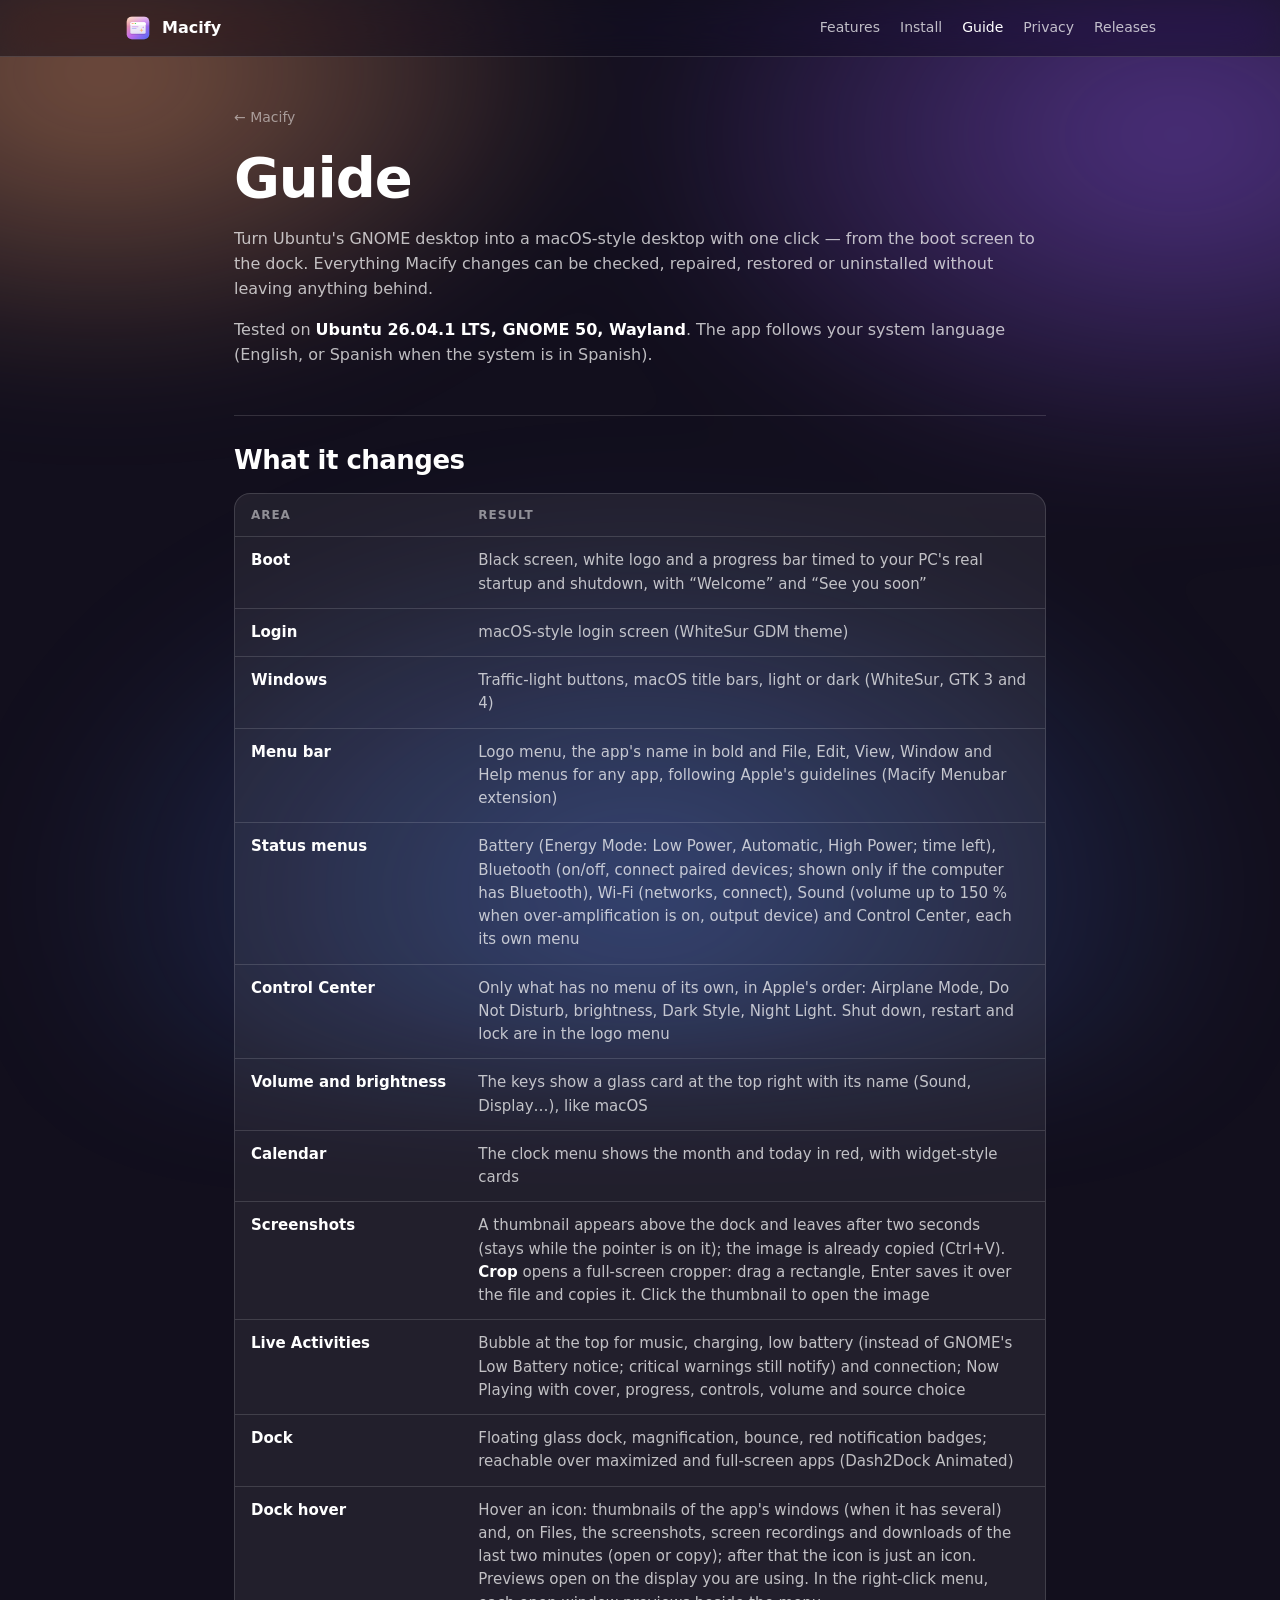
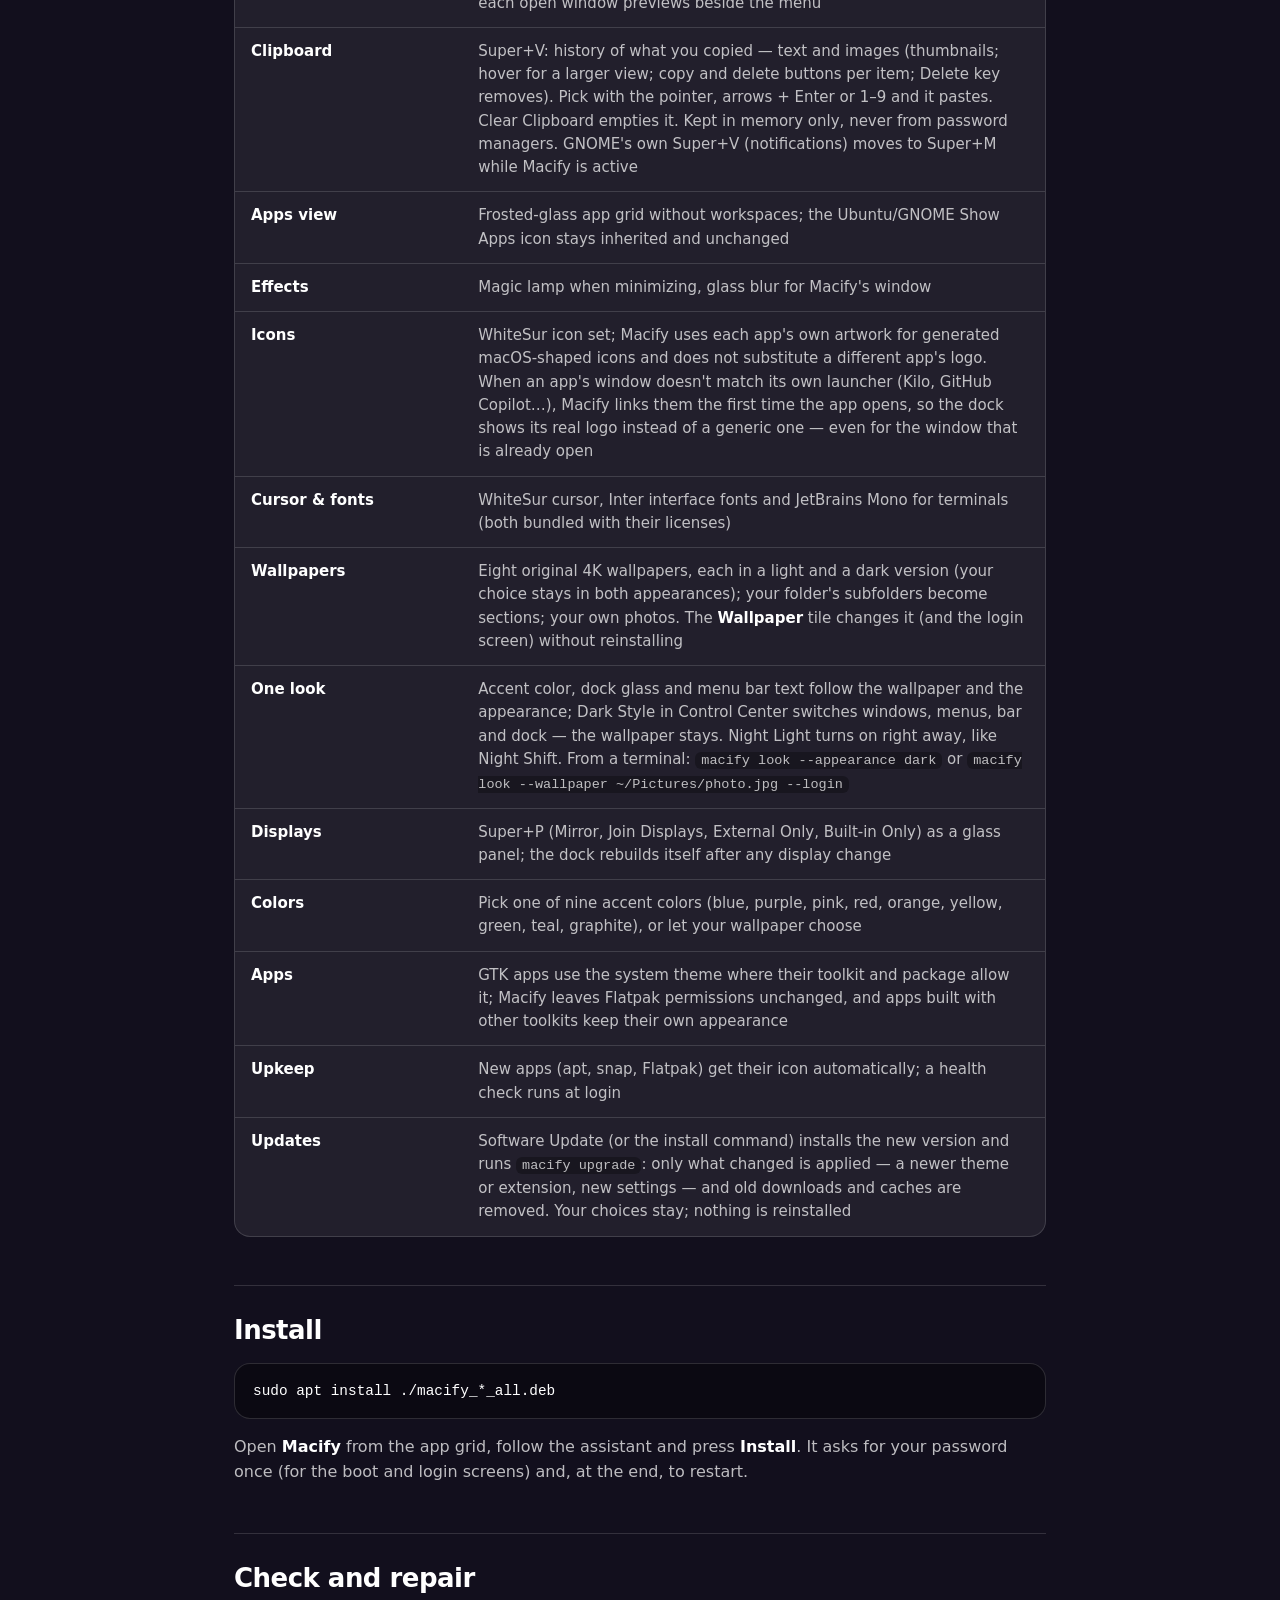
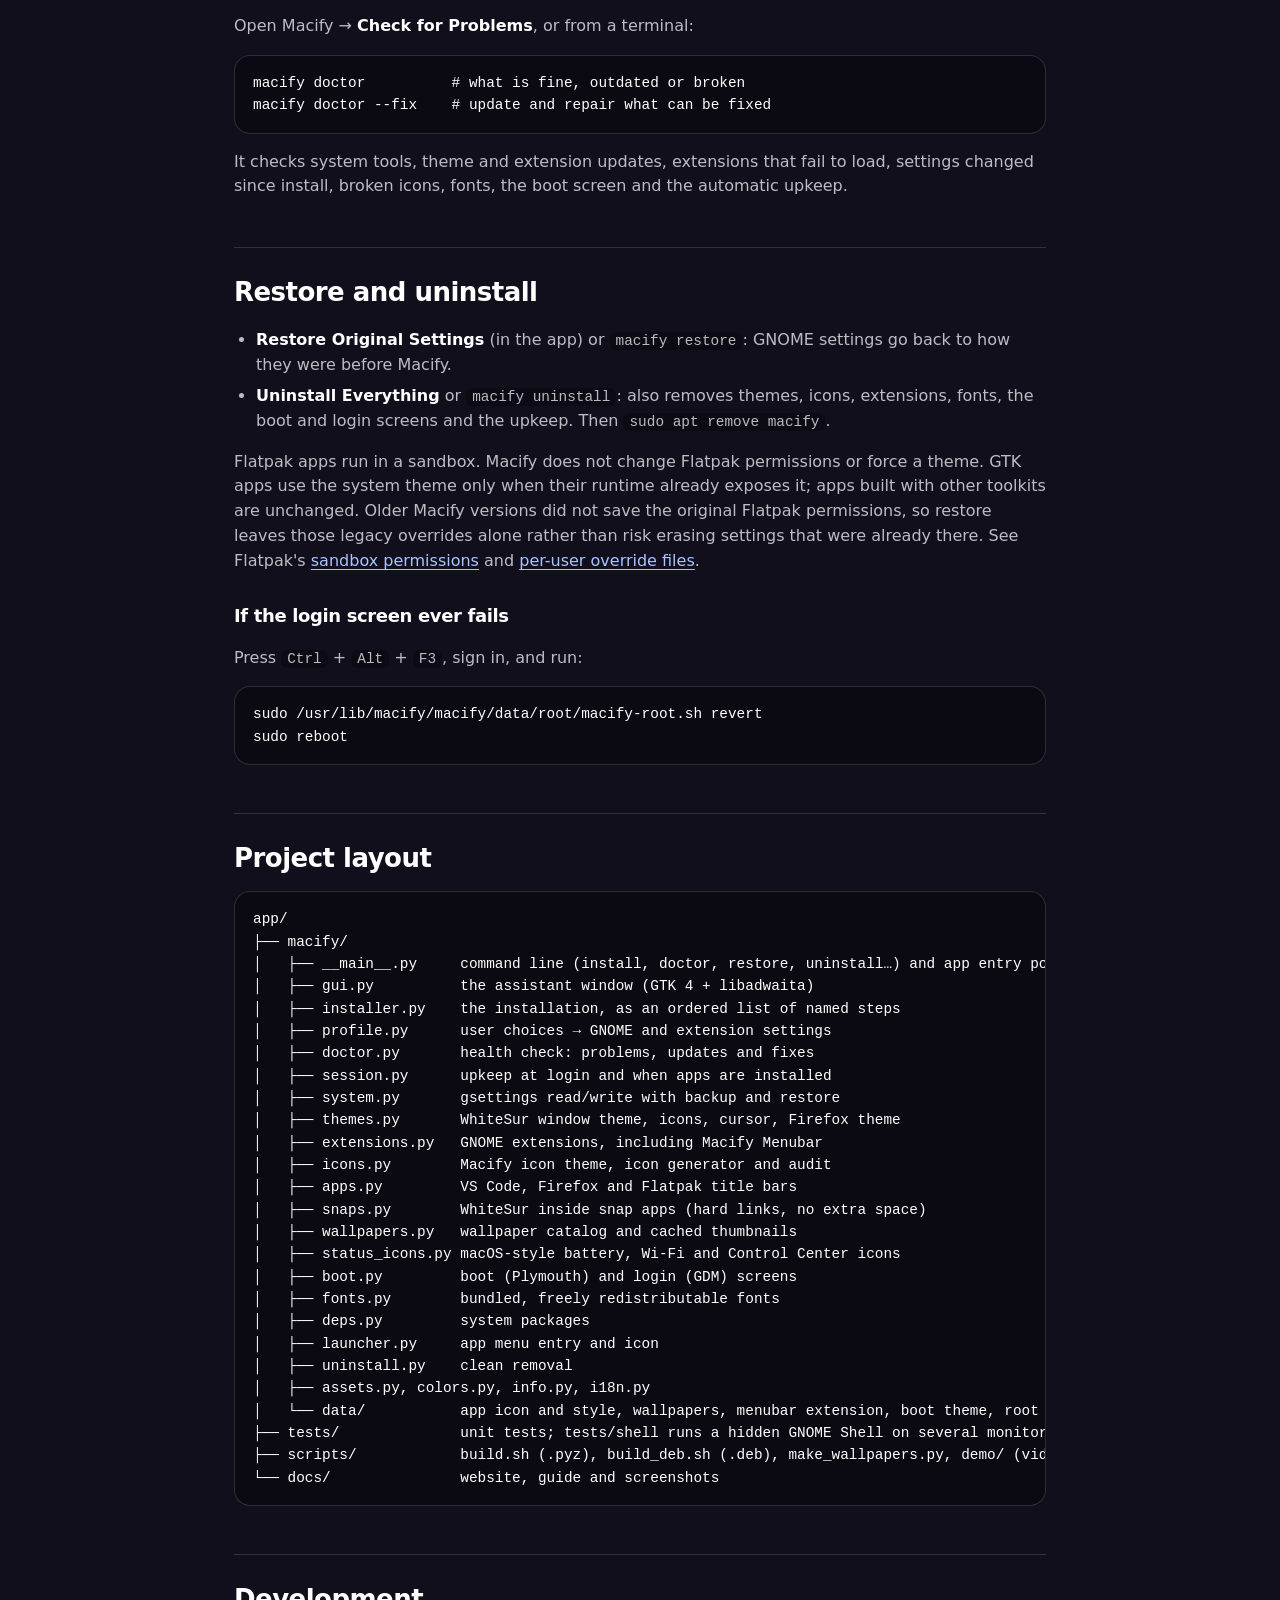
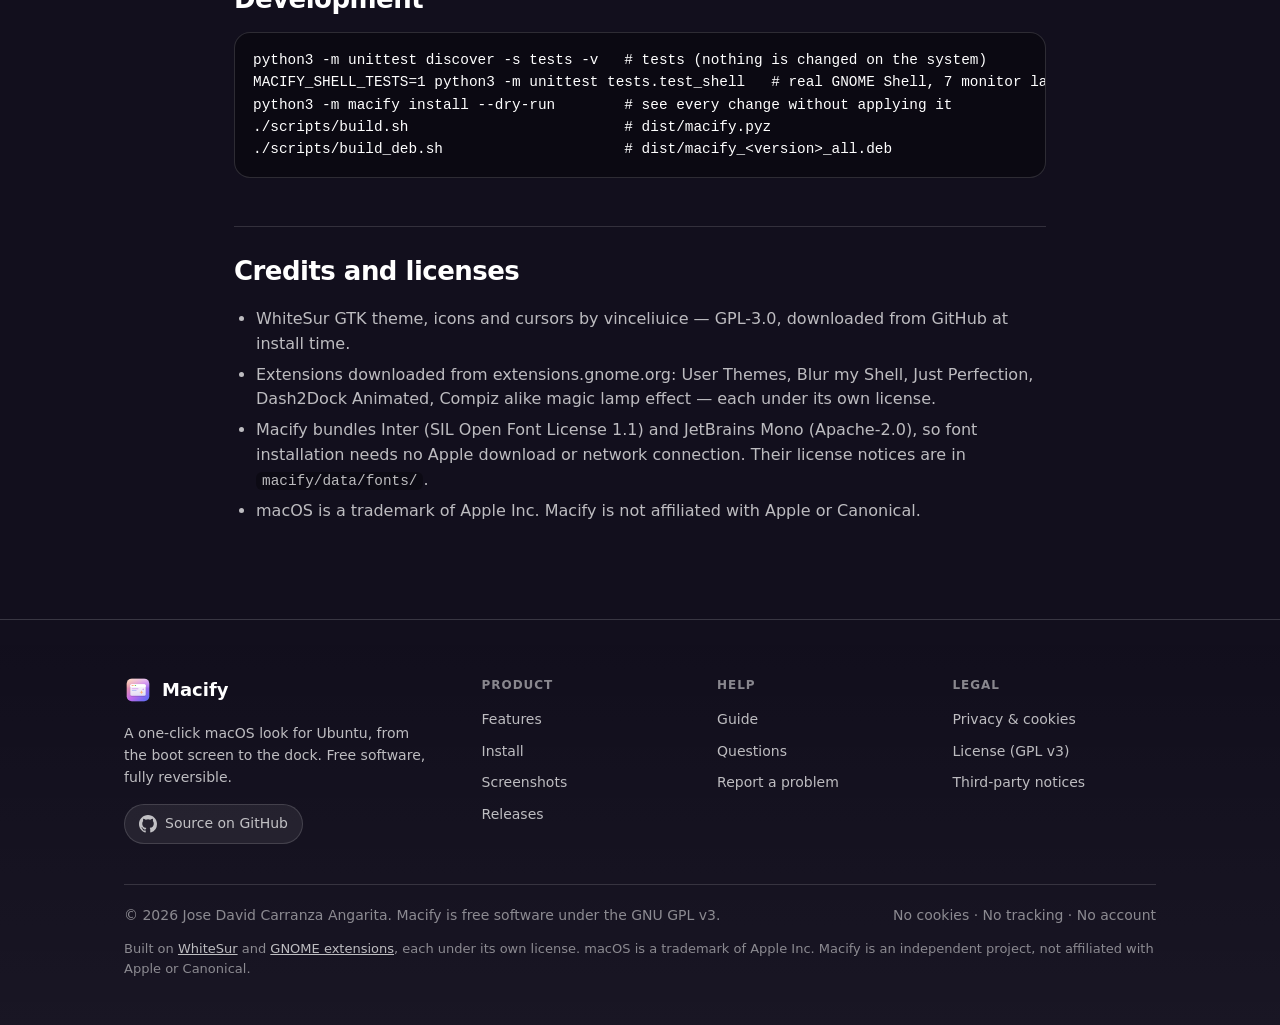
<file: docs/guide.html>
<!doctype html>
<html lang="en">
<head>
<meta charset="utf-8">
<meta name="viewport" content="width=device-width, initial-scale=1">
<meta http-equiv="Content-Security-Policy" content="default-src 'self'; img-src 'self' data:; object-src 'none'; base-uri 'none'; form-action 'none'">
<title>Guide — Macify</title>
<meta name="description" content="What Macify changes, how to install, check, restore and uninstall it.">
<link rel="icon" href="icon.svg" type="image/svg+xml">
<link rel="stylesheet" href="site.css">
</head>
<body>
<nav>
  <div class="wrap">
    <a class="brand" href="index.html"><img src="icon.svg" alt="">Macify</a>
    <div class="links">
      <a href="index.html#features">Features</a>
      <a href="index.html#install">Install</a>
      <a href="guide.html" aria-current="page">Guide</a>
      <a href="privacy.html">Privacy</a>
      <a href="index.html#releases" class="optional">Releases</a>
    </div>
  </div>
</nav>
<main class="wrap doc">
<a class="back" href="index.html">← Macify</a>
<h1>Guide</h1>
<p>Turn Ubuntu's GNOME desktop into a macOS-style desktop with one click — from the boot screen to the dock. Everything Macify changes can be checked, repaired, restored or uninstalled without leaving anything behind.</p>
<p>Tested on <b>Ubuntu 26.04.1 LTS, GNOME 50, Wayland</b>. The app follows your system language (English, or Spanish when the system is in Spanish).</p>
<h2>What it changes</h2>
<div class="table"><table><thead><tr><th>Area</th><th>Result</th></tr></thead><tbody><tr><td>Boot</td><td>Black screen, white logo and a progress bar timed to your PC's real startup and shutdown, with “Welcome” and “See you soon”</td></tr><tr><td>Login</td><td>macOS-style login screen (WhiteSur GDM theme)</td></tr><tr><td>Windows</td><td>Traffic-light buttons, macOS title bars, light or dark (WhiteSur, GTK 3 and 4)</td></tr><tr><td>Menu bar</td><td>Logo menu, the app's name in bold and File, Edit, View, Window and Help menus for any app, following Apple's guidelines (Macify Menubar extension)</td></tr><tr><td>Status menus</td><td>Battery (Energy Mode: Low Power, Automatic, High Power; time left), Bluetooth (on/off, connect paired devices; shown only if the computer has Bluetooth), Wi‑Fi (networks, connect), Sound (volume up to 150 % when over‑amplification is on, output device) and Control Center, each its own menu</td></tr><tr><td>Control Center</td><td>Only what has no menu of its own, in Apple's order: Airplane Mode, Do Not Disturb, brightness, Dark Style, Night Light. Shut down, restart and lock are in the logo menu</td></tr><tr><td>Volume and brightness</td><td>The keys show a glass card at the top right with its name (Sound, Display…), like macOS</td></tr><tr><td>Calendar</td><td>The clock menu shows the month and today in red, with widget-style cards</td></tr><tr><td>Screenshots</td><td>A thumbnail appears above the dock and leaves after two seconds (stays while the pointer is on it); the image is already copied (Ctrl+V). <b>Crop</b> opens a full-screen cropper: drag a rectangle, Enter saves it over the file and copies it. Click the thumbnail to open the image</td></tr><tr><td>Live Activities</td><td>Bubble at the top for music, charging, low battery (instead of GNOME's Low Battery notice; critical warnings still notify) and connection; Now Playing with cover, progress, controls, volume and source choice</td></tr><tr><td>Dock</td><td>Floating glass dock, magnification, bounce, red notification badges; reachable over maximized and full-screen apps (Dash2Dock Animated)</td></tr><tr><td>Dock hover</td><td>Hover an icon: thumbnails of the app's windows (when it has several) and, on Files, the screenshots, screen recordings and downloads of the last two minutes (open or copy); after that the icon is just an icon. Previews open on the display you are using. In the right-click menu, each open window previews beside the menu</td></tr><tr><td>Clipboard</td><td>Super+V: history of what you copied — text and images (thumbnails; hover for a larger view; copy and delete buttons per item; Delete key removes). Pick with the pointer, arrows + Enter or 1–9 and it pastes. Clear Clipboard empties it. Kept in memory only, never from password managers. GNOME's own Super+V (notifications) moves to Super+M while Macify is active</td></tr><tr><td>Apps view</td><td>Frosted-glass app grid without workspaces; the Ubuntu/GNOME Show Apps icon stays inherited and unchanged</td></tr><tr><td>Effects</td><td>Magic lamp when minimizing, glass blur for Macify's window</td></tr><tr><td>Icons</td><td>WhiteSur icon set; Macify uses each app's own artwork for generated macOS-shaped icons and does not substitute a different app's logo. When an app's window doesn't match its own launcher (Kilo, GitHub Copilot…), Macify links them the first time the app opens, so the dock shows its real logo instead of a generic one — even for the window that is already open</td></tr><tr><td>Cursor &amp; fonts</td><td>WhiteSur cursor, Inter interface fonts and JetBrains Mono for terminals (both bundled with their licenses)</td></tr><tr><td>Wallpapers</td><td>Eight original 4K wallpapers, each in a light and a dark version (your choice stays in both appearances); your folder's subfolders become sections; your own photos. The <b>Wallpaper</b> tile changes it (and the login screen) without reinstalling</td></tr><tr><td>One look</td><td>Accent color, dock glass and menu bar text follow the wallpaper and the appearance; Dark Style in Control Center switches windows, menus, bar and dock — the wallpaper stays. Night Light turns on right away, like Night Shift. From a terminal: <code>macify look --appearance dark</code> or <code>macify look --wallpaper ~/Pictures/photo.jpg --login</code></td></tr><tr><td>Displays</td><td>Super+P (Mirror, Join Displays, External Only, Built-in Only) as a glass panel; the dock rebuilds itself after any display change</td></tr><tr><td>Colors</td><td>Pick one of nine accent colors (blue, purple, pink, red, orange, yellow, green, teal, graphite), or let your wallpaper choose</td></tr><tr><td>Apps</td><td>GTK apps use the system theme where their toolkit and package allow it; Macify leaves Flatpak permissions unchanged, and apps built with other toolkits keep their own appearance</td></tr><tr><td>Upkeep</td><td>New apps (apt, snap, Flatpak) get their icon automatically; a health check runs at login</td></tr><tr><td>Updates</td><td>Software Update (or the install command) installs the new version and runs <code>macify upgrade</code>: only what changed is applied — a newer theme or extension, new settings — and old downloads and caches are removed. Your choices stay; nothing is reinstalled</td></tr></tbody></table></div>
<h2>Install</h2>
<pre><code>sudo apt install ./macify_*_all.deb</code></pre>
<p>Open <b>Macify</b> from the app grid, follow the assistant and press <b>Install</b>. It asks for your password once (for the boot and login screens) and, at the end, to restart.</p>
<h2>Check and repair</h2>
<p>Open Macify → <b>Check for Problems</b>, or from a terminal:</p>
<pre><code>macify doctor          # what is fine, outdated or broken
macify doctor --fix    # update and repair what can be fixed</code></pre>
<p>It checks system tools, theme and extension updates, extensions that fail to load, settings changed since install, broken icons, fonts, the boot screen and the automatic upkeep.</p>
<h2>Restore and uninstall</h2>
<ul><li><b>Restore Original Settings</b> (in the app) or <code>macify restore</code>: GNOME settings go back to how they were before Macify.</li><li><b>Uninstall Everything</b> or <code>macify uninstall</code>: also removes themes, icons, extensions, fonts, the boot and login screens and the upkeep. Then <code>sudo apt remove macify</code>.</li></ul>
<p>Flatpak apps run in a sandbox. Macify does not change Flatpak permissions or force a theme. GTK apps use the system theme only when their runtime already exposes it; apps built with other toolkits are unchanged. Older Macify versions did not save the original Flatpak permissions, so restore leaves those legacy overrides alone rather than risk erasing settings that were already there. See Flatpak's <a href="https://docs.flatpak.org/en/latest/sandbox-permissions.html">sandbox permissions</a> and <a href="https://docs.flatpak.org/en/latest/flatpak-command-reference.html#flatpak-override">per-user override files</a>.</p>
<h3>If the login screen ever fails</h3>
<p>Press <code>Ctrl</code> + <code>Alt</code> + <code>F3</code>, sign in, and run:</p>
<pre><code>sudo /usr/lib/macify/macify/data/root/macify-root.sh revert
sudo reboot</code></pre>
<h2>Project layout</h2>
<pre><code>app/
├── macify/
│   ├── __main__.py     command line (install, doctor, restore, uninstall…) and app entry point
│   ├── gui.py          the assistant window (GTK 4 + libadwaita)
│   ├── installer.py    the installation, as an ordered list of named steps
│   ├── profile.py      user choices → GNOME and extension settings
│   ├── doctor.py       health check: problems, updates and fixes
│   ├── session.py      upkeep at login and when apps are installed
│   ├── system.py       gsettings read/write with backup and restore
│   ├── themes.py       WhiteSur window theme, icons, cursor, Firefox theme
│   ├── extensions.py   GNOME extensions, including Macify Menubar
│   ├── icons.py        Macify icon theme, icon generator and audit
│   ├── apps.py         VS Code, Firefox and Flatpak title bars
│   ├── snaps.py        WhiteSur inside snap apps (hard links, no extra space)
│   ├── wallpapers.py   wallpaper catalog and cached thumbnails
│   ├── status_icons.py macOS-style battery, Wi‑Fi and Control Center icons
│   ├── boot.py         boot (Plymouth) and login (GDM) screens
│   ├── fonts.py        bundled, freely redistributable fonts
│   ├── deps.py         system packages
│   ├── launcher.py     app menu entry and icon
│   ├── uninstall.py    clean removal
│   ├── assets.py, colors.py, info.py, i18n.py
│   └── data/           app icon and style, wallpapers, menubar extension, boot theme, root helper
├── tests/              unit tests; tests/shell runs a hidden GNOME Shell on several monitor layouts
├── scripts/            build.sh (.pyz), build_deb.sh (.deb), make_wallpapers.py, demo/ (video; narrate.py adds the ElevenLabs voice)
└── docs/               website, guide and screenshots</code></pre>
<h2>Development</h2>
<pre><code>python3 -m unittest discover -s tests -v   # tests (nothing is changed on the system)
MACIFY_SHELL_TESTS=1 python3 -m unittest tests.test_shell   # real GNOME Shell, 7 monitor layouts
python3 -m macify install --dry-run        # see every change without applying it
./scripts/build.sh                         # dist/macify.pyz
./scripts/build_deb.sh                     # dist/macify_&lt;version&gt;_all.deb</code></pre>
<h2>Credits and licenses</h2>
<ul><li>WhiteSur GTK theme, icons and cursors by vinceliuice — GPL-3.0, downloaded from GitHub at install time.</li><li>Extensions downloaded from extensions.gnome.org: User Themes, Blur my Shell, Just Perfection, Dash2Dock Animated, Compiz alike magic lamp effect — each under its own license.</li><li>Macify bundles Inter (SIL Open Font License 1.1) and JetBrains Mono (Apache-2.0), so font installation needs no Apple download or network connection. Their license notices are in <code>macify/data/fonts/</code>.</li><li>macOS is a trademark of Apple Inc. Macify is not affiliated with Apple or Canonical.</li></ul>
</main>
<footer>
  <div class="wrap">
    <div class="foot-grid">
      <div class="foot-brand">
        <a class="brand" href="index.html"><img src="icon.svg" alt="">Macify</a>
        <p>A one-click macOS look for Ubuntu, from the boot screen to the dock. Free software, fully reversible.</p>
        <a class="foot-source" href="https://github.com/jdswe/macify"><svg class="gl" viewBox="0 0 16 16" aria-hidden="true"><path fill="currentColor" d="M8 0C3.58 0 0 3.58 0 8c0 3.54 2.29 6.53 5.47 7.59.4.07.55-.17.55-.38 0-.19-.01-.82-.01-1.49-2.01.37-2.53-.49-2.69-.94-.09-.23-.48-.94-.82-1.13-.28-.15-.68-.52-.01-.53.63-.01 1.08.58 1.23.82.72 1.21 1.87.87 2.33.66.07-.52.28-.87.51-1.07-1.78-.2-3.64-.89-3.64-3.95 0-.87.31-1.59.82-2.15-.08-.2-.36-1.02.08-2.12 0 0 .67-.21 2.2.82a7.6 7.6 0 0 1 4 0c1.53-1.04 2.2-.82 2.2-.82.44 1.1.16 1.92.08 2.12.51.56.82 1.27.82 2.15 0 3.07-1.87 3.75-3.65 3.95.29.25.54.73.54 1.48 0 1.07-.01 1.93-.01 2.2 0 .21.15.46.55.38A8.01 8.01 0 0 0 16 8c0-4.42-3.58-8-8-8z"/></svg>Source on GitHub</a>
      </div>
      <div class="foot-col">
        <h4>Product</h4>
        <a href="index.html#features">Features</a>
        <a href="index.html#install">Install</a>
        <a href="index.html#screenshots">Screenshots</a>
        <a href="index.html#releases">Releases</a>
      </div>
      <div class="foot-col">
        <h4>Help</h4>
        <a href="guide.html">Guide</a>
        <a href="index.html#faq">Questions</a>
        <a href="https://github.com/jdswe/macify/issues/new">Report a problem</a>
      </div>
      <div class="foot-col">
        <h4>Legal</h4>
        <a href="privacy.html">Privacy &amp; cookies</a>
        <a href="license.html">License (GPL v3)</a>
        <a href="notices.html">Third-party notices</a>
      </div>
    </div>
    <div class="foot-bottom">
      <span>© 2026 Jose David Carranza Angarita. Macify is free software under the GNU GPL v3.</span>
      <span>No cookies · No tracking · No account</span>
    </div>
    <p class="foot-note">Built on <a href="https://github.com/vinceliuice/WhiteSur-gtk-theme">WhiteSur</a> and
      <a href="https://extensions.gnome.org">GNOME extensions</a>, each under its own license. macOS is a trademark of
      Apple Inc. Macify is an independent project, not affiliated with Apple or Canonical.</p>
  </div>
</footer>
</body>
</html>
</file>
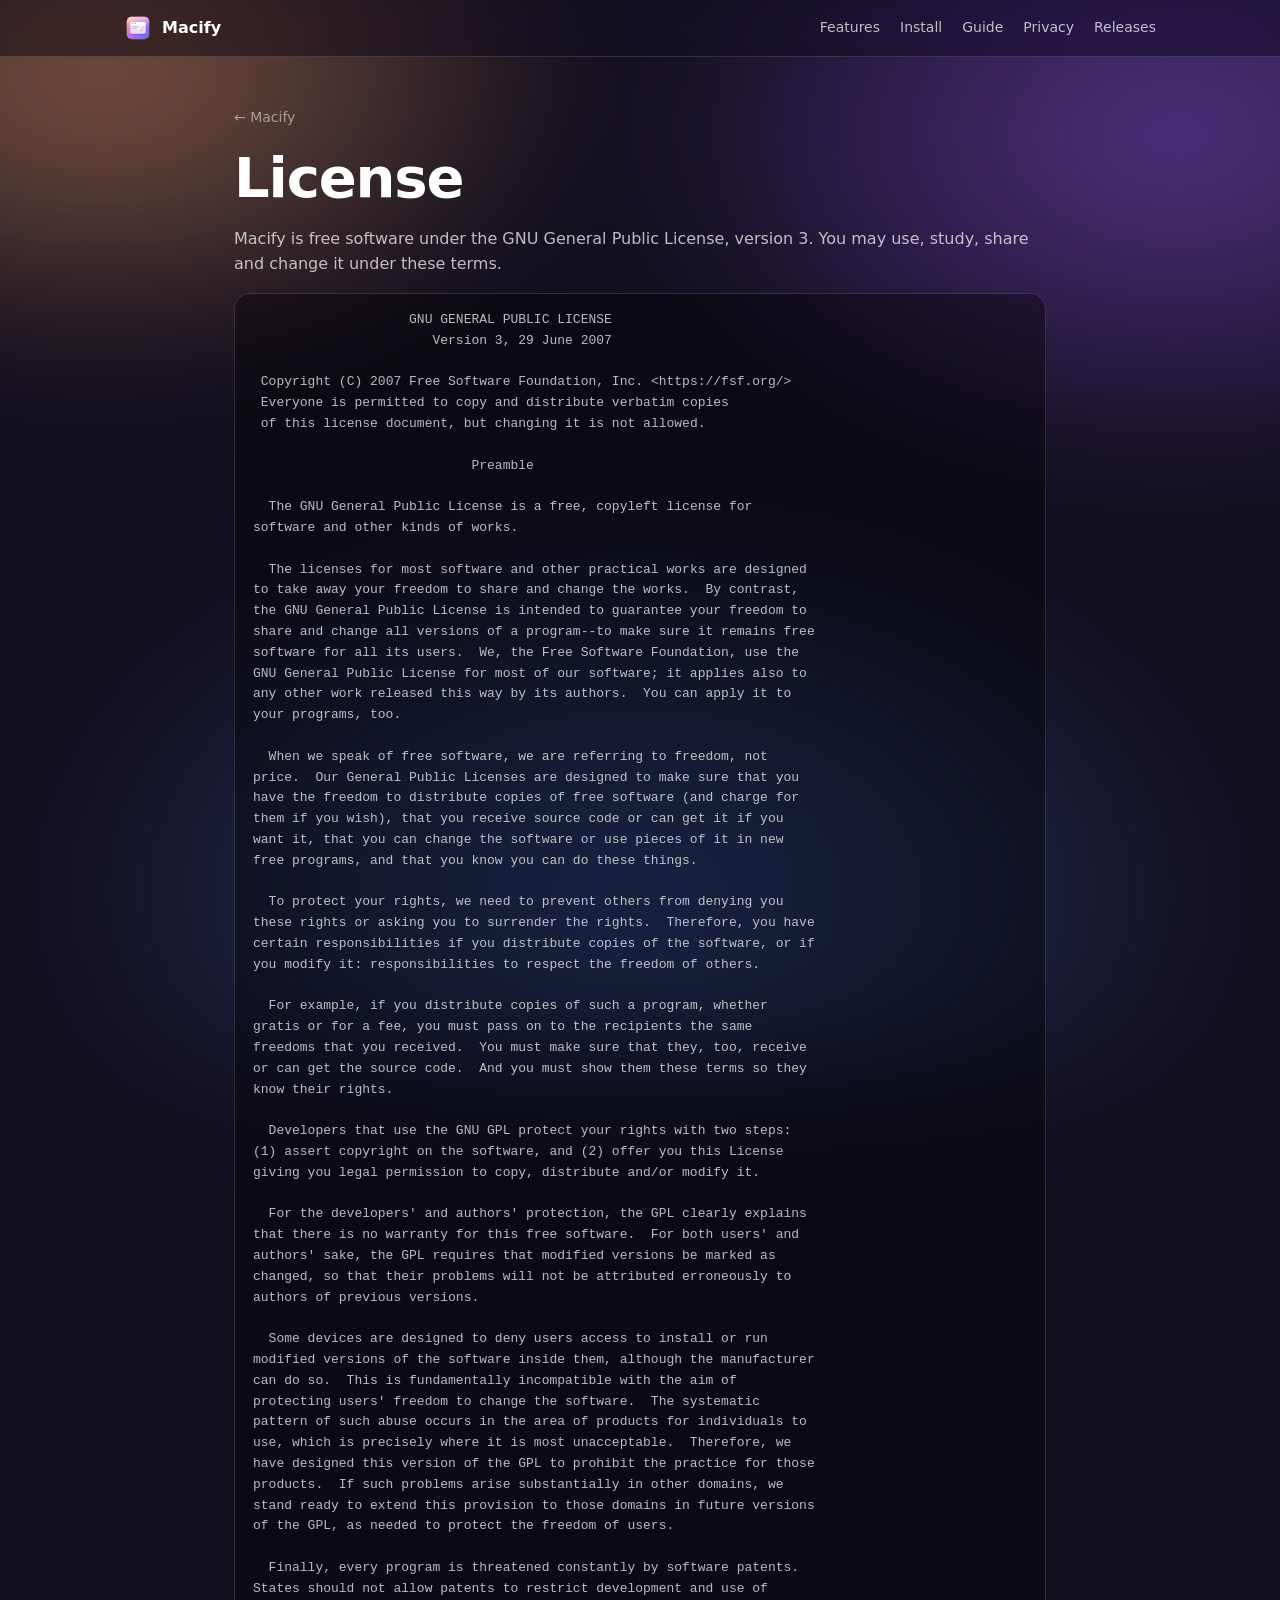
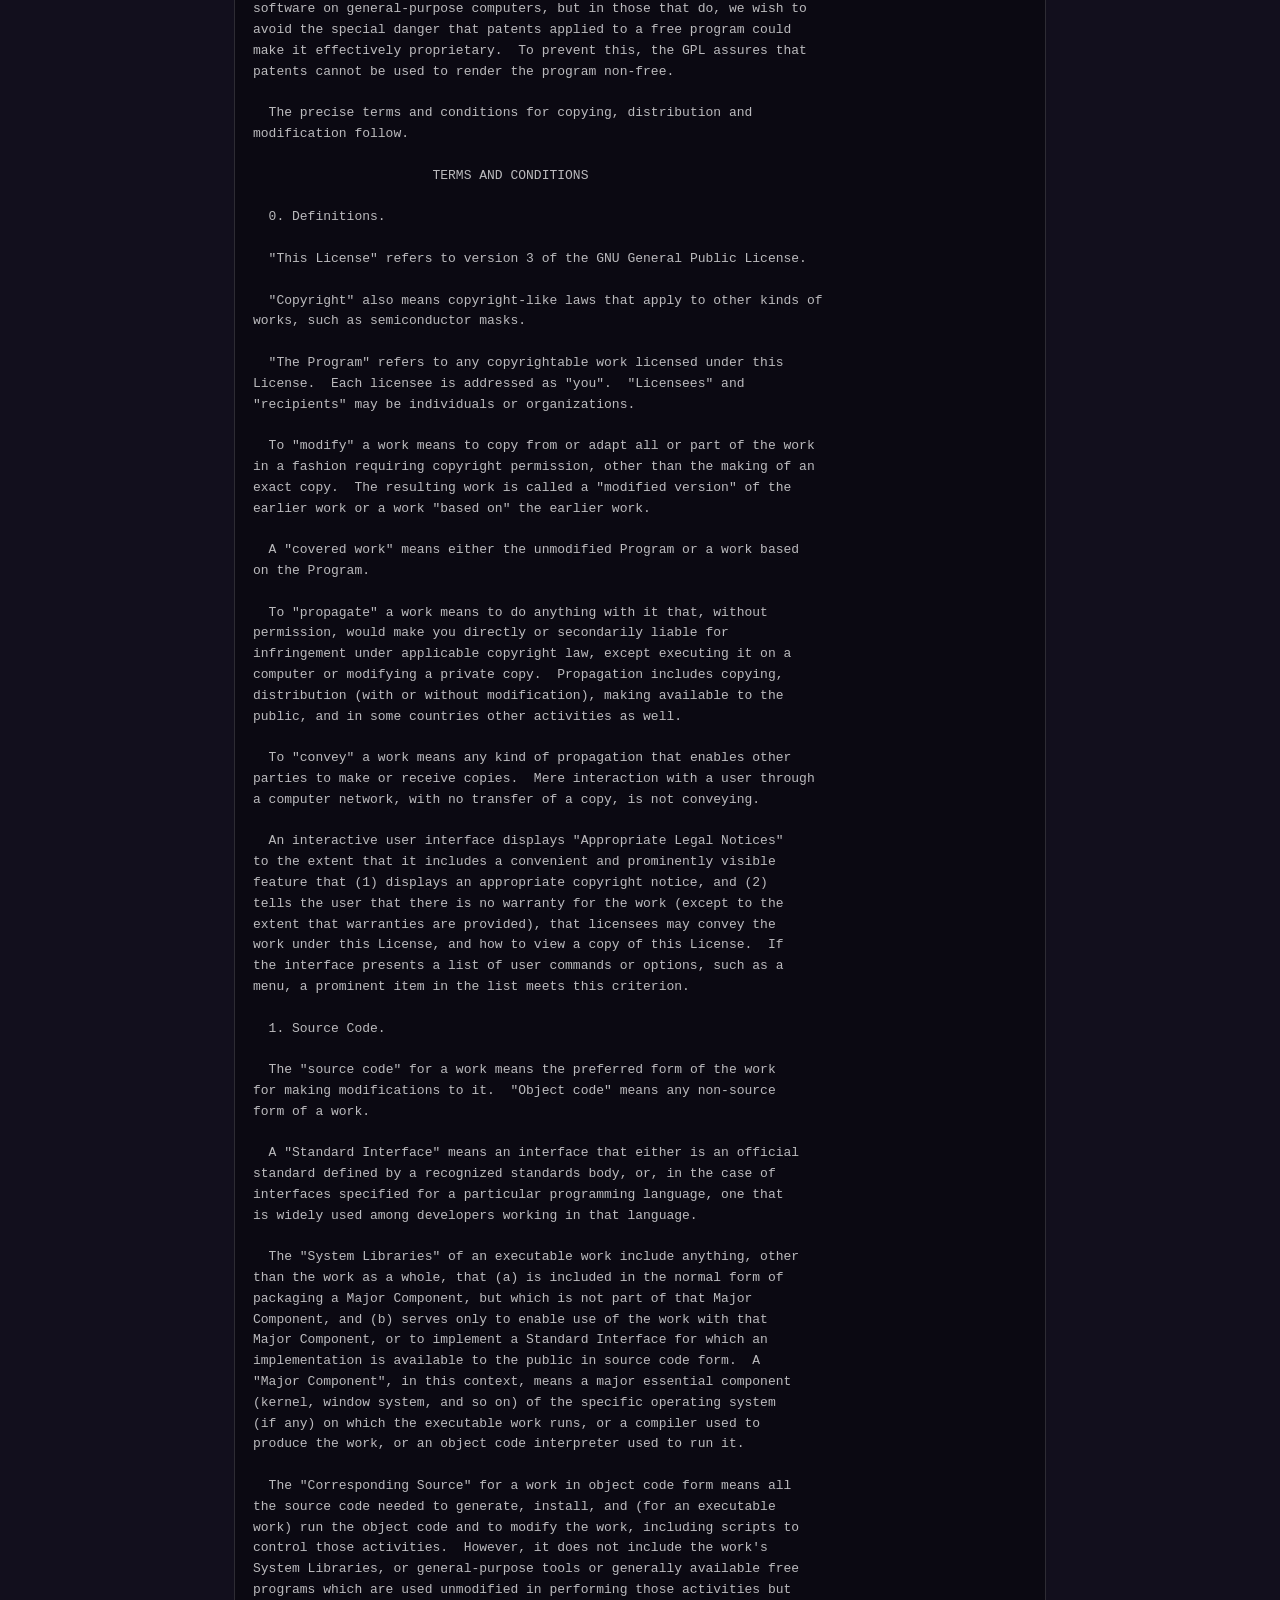
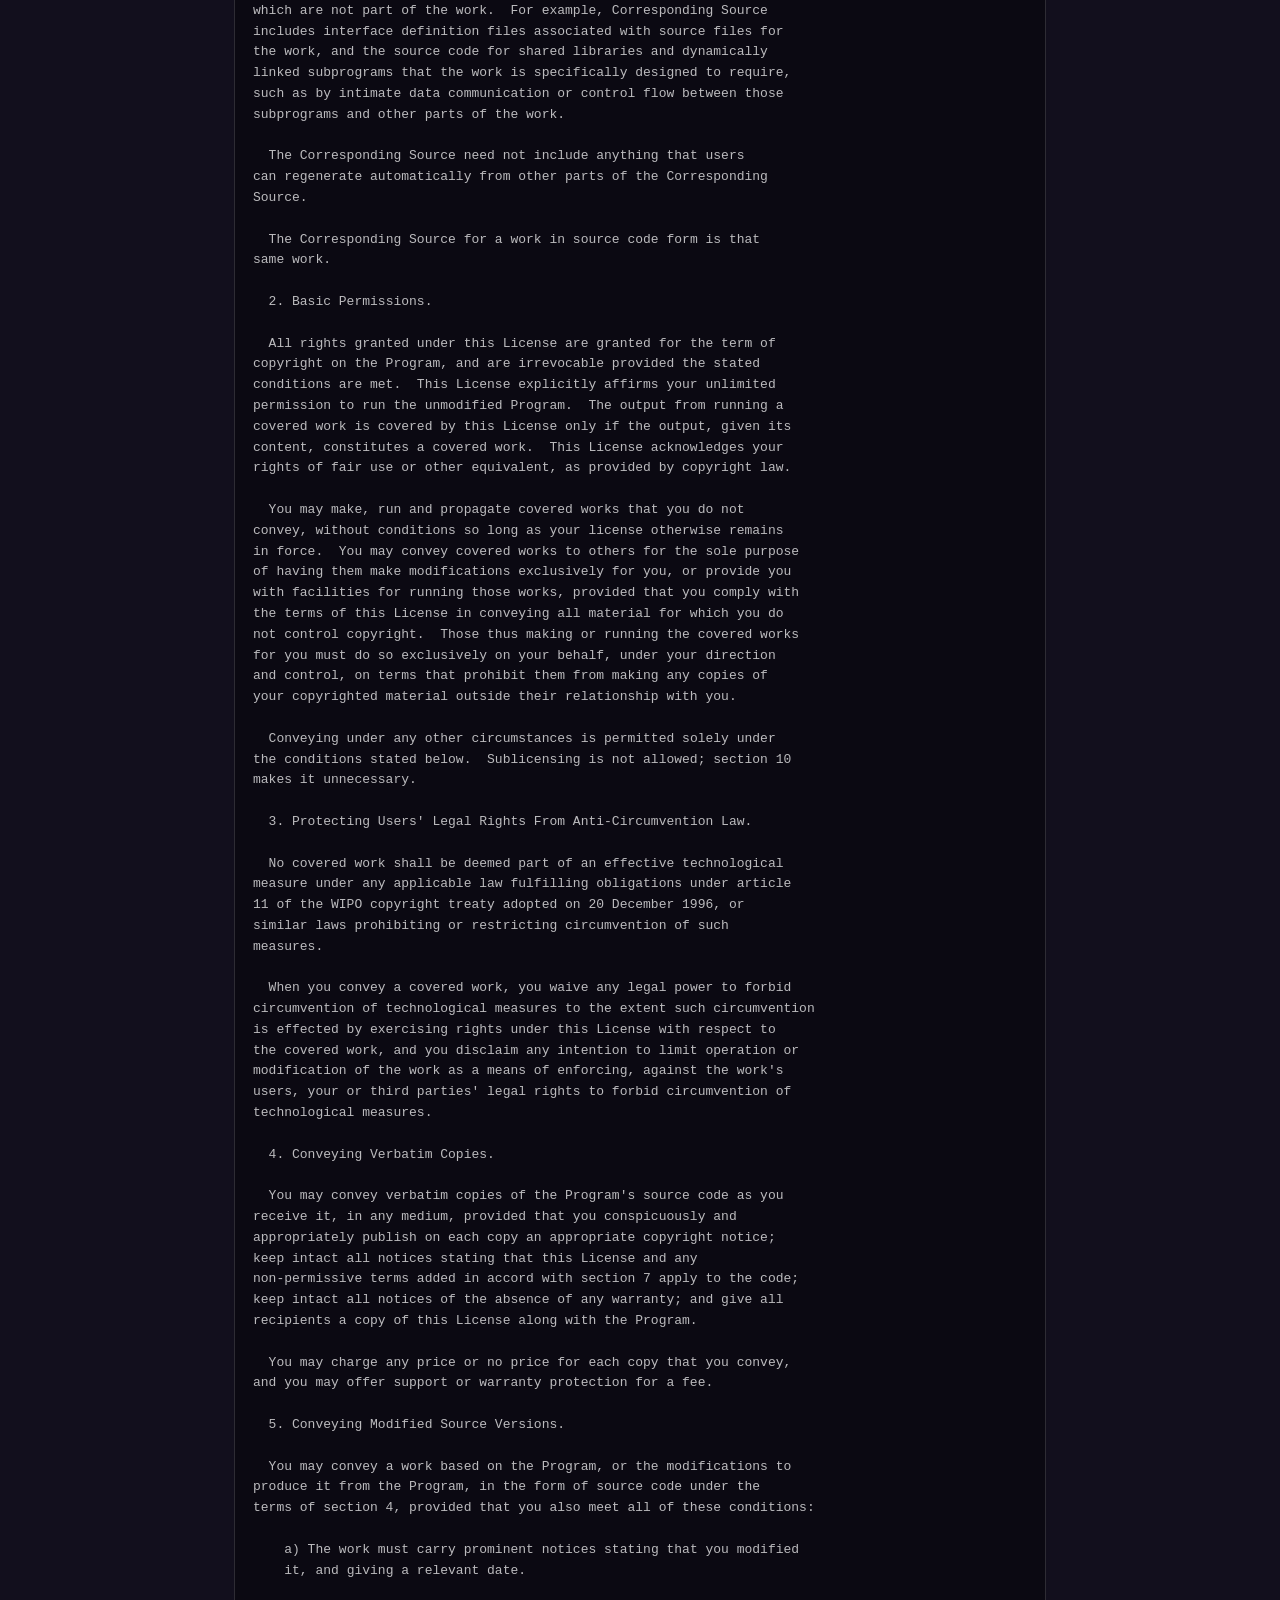
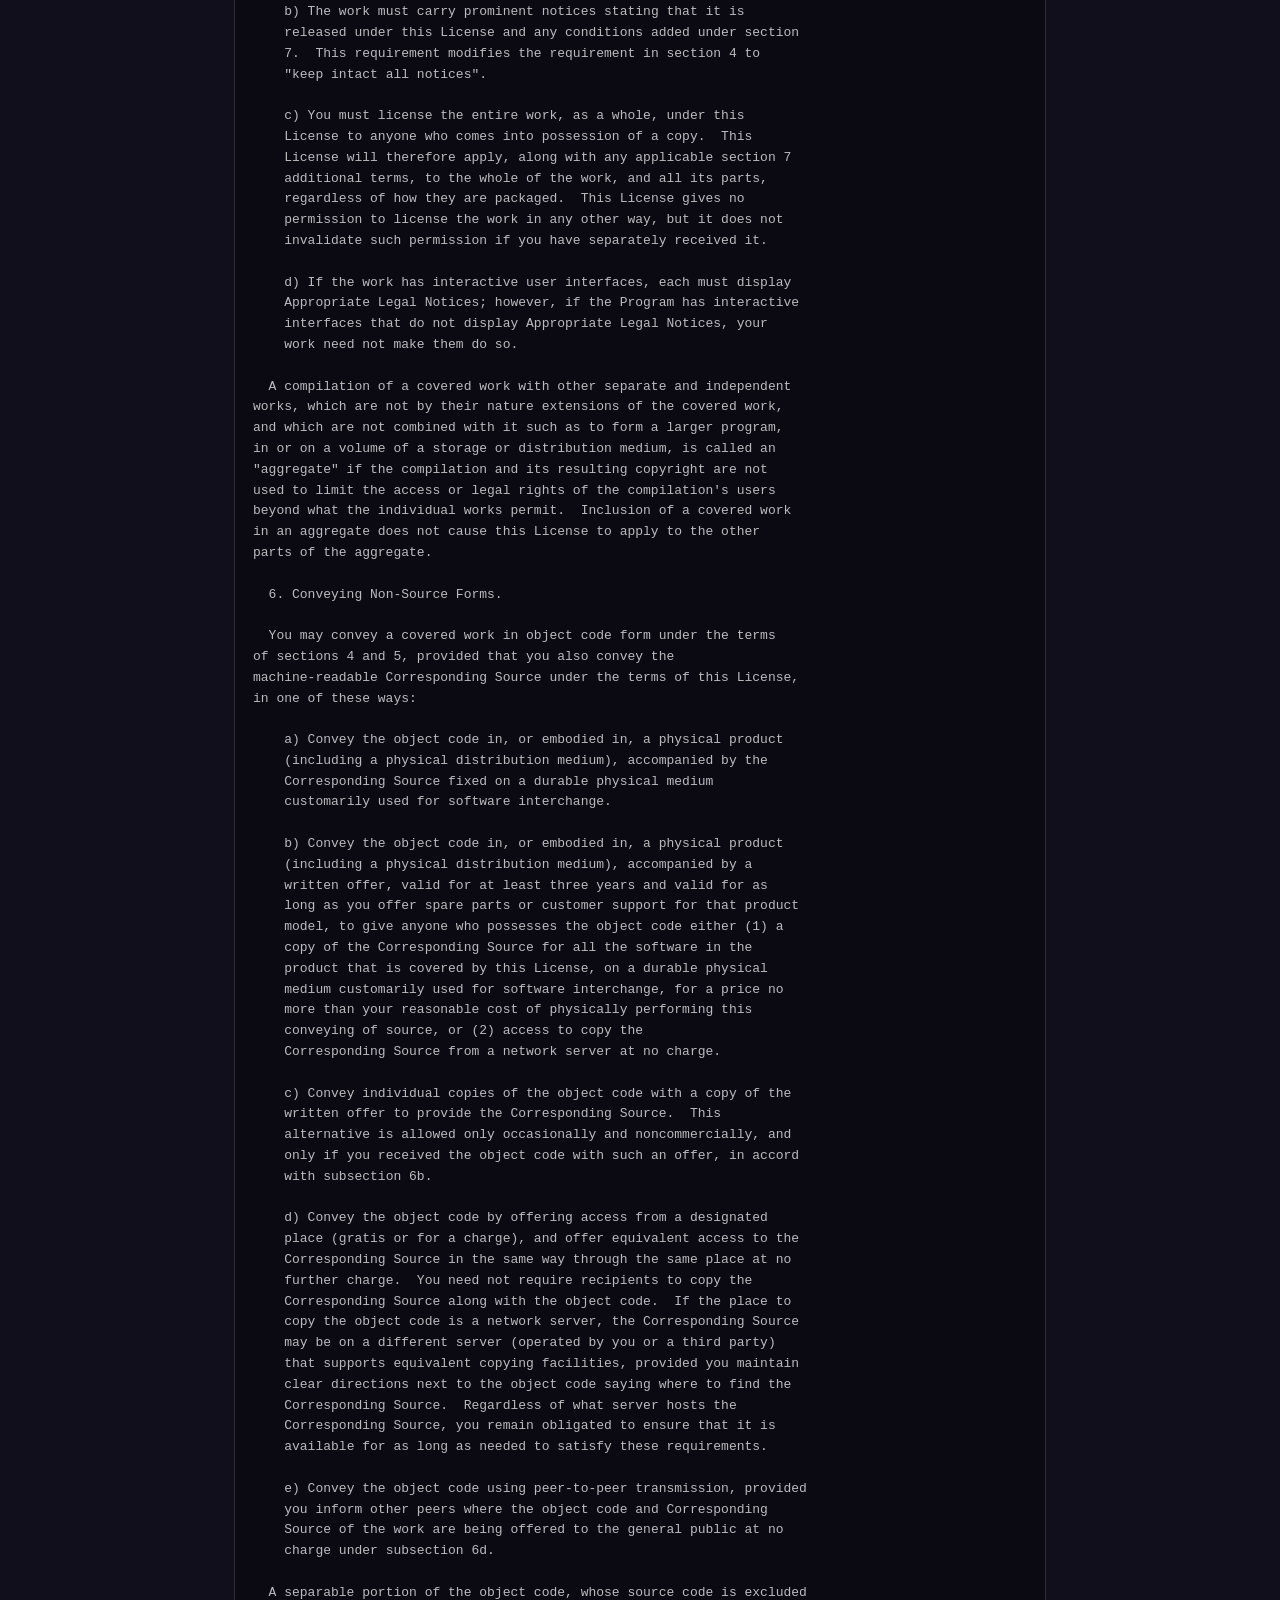
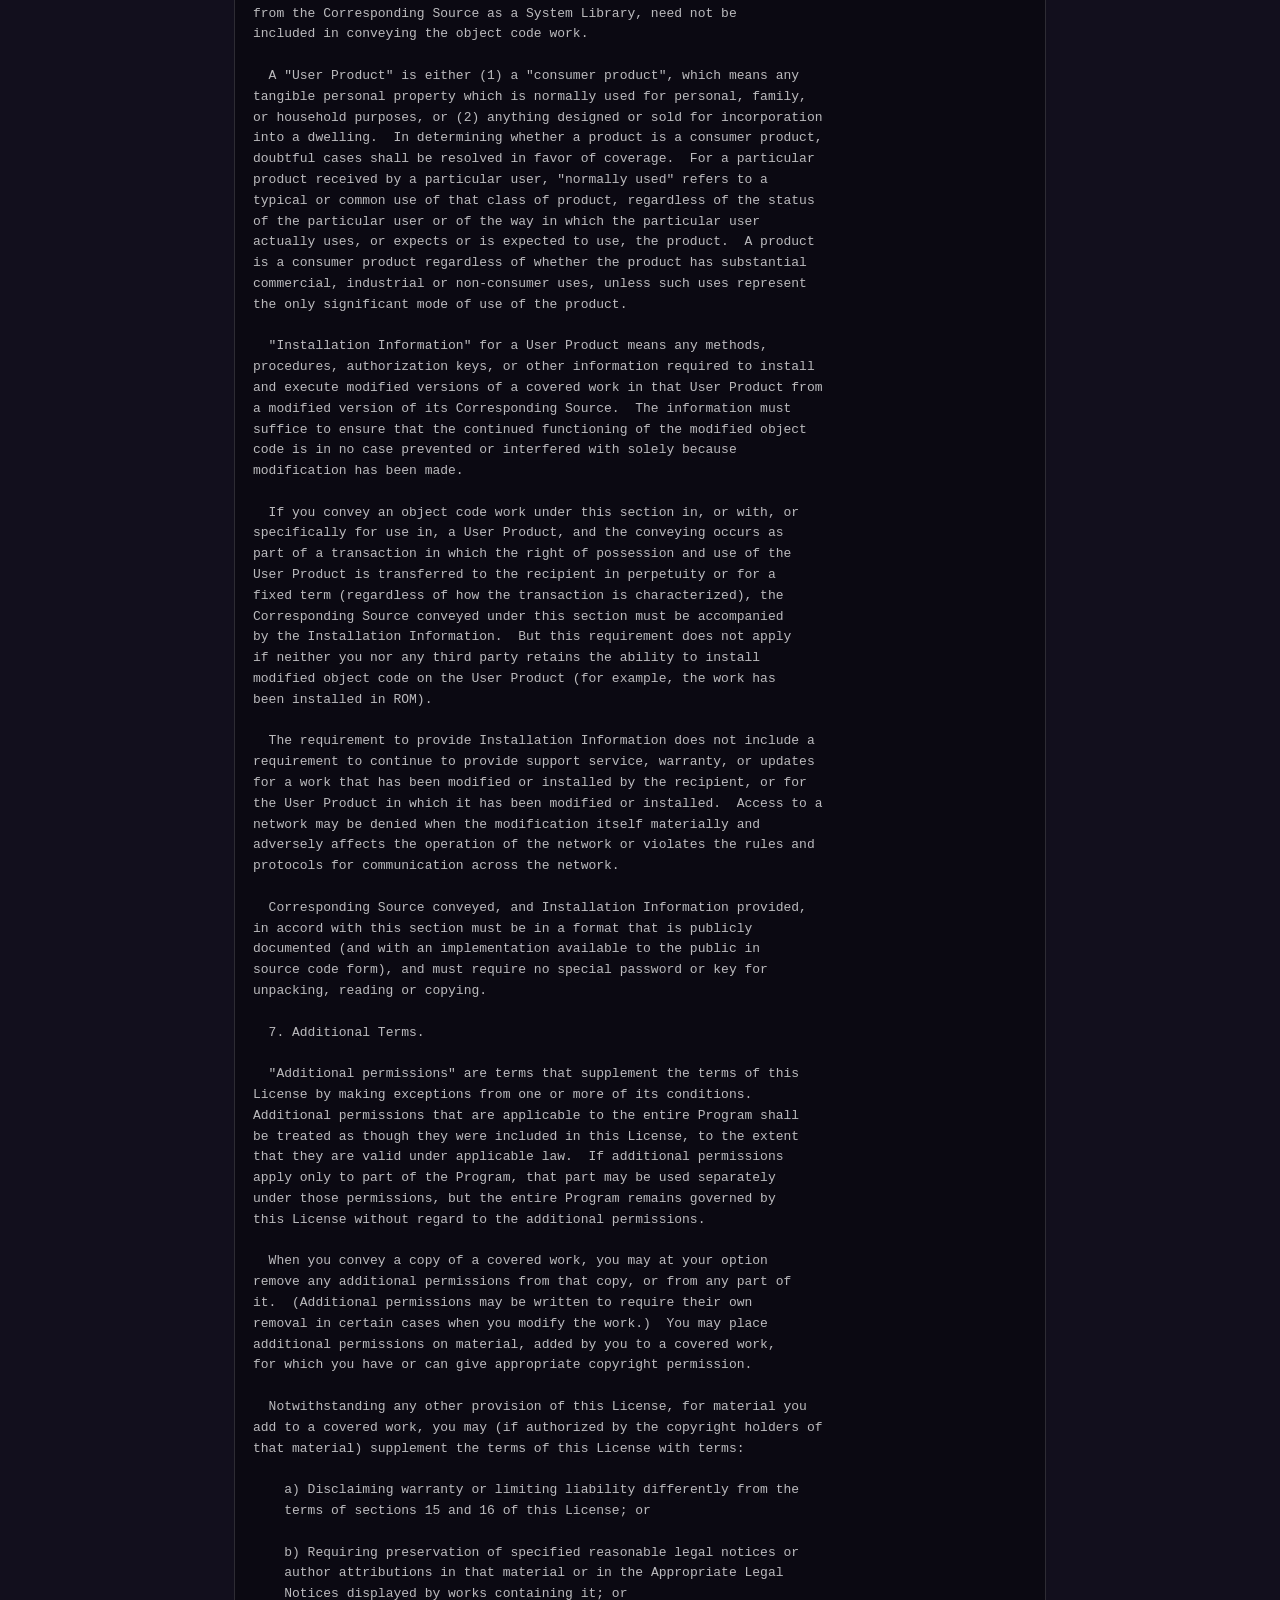
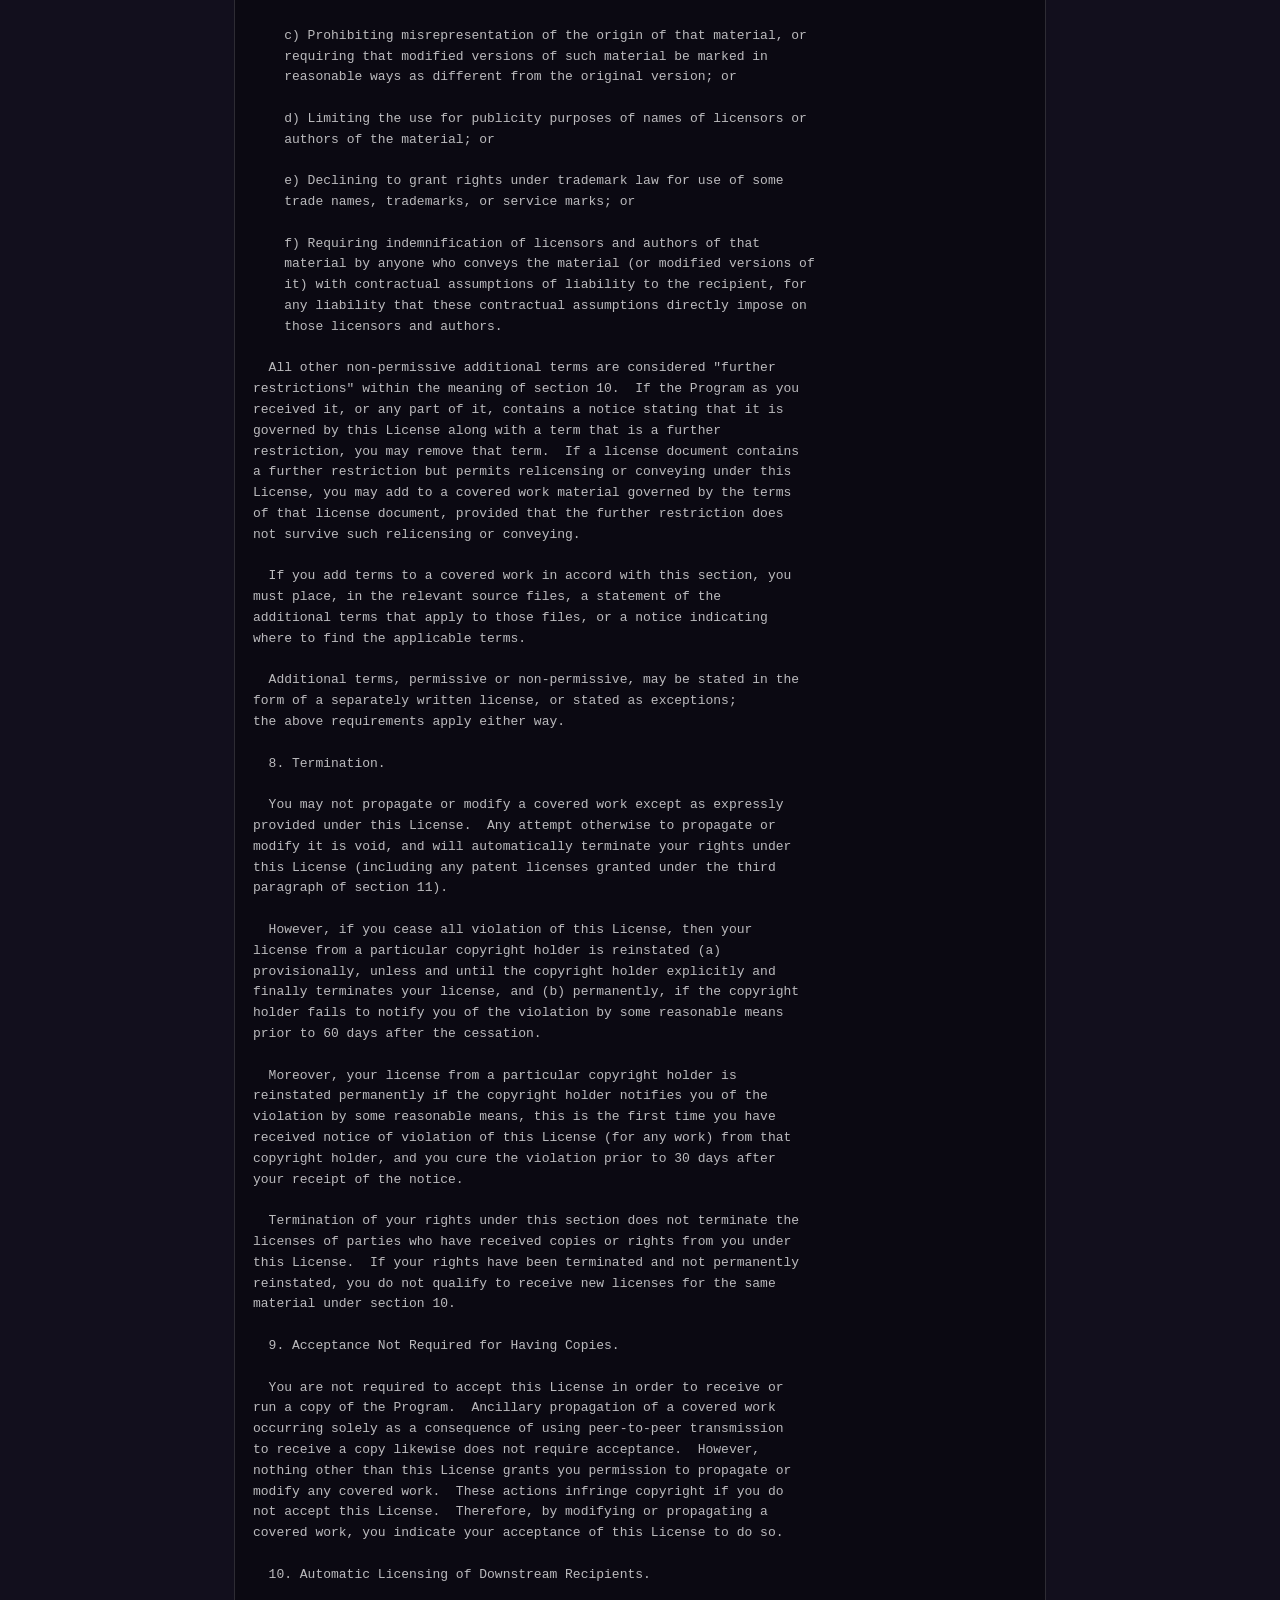
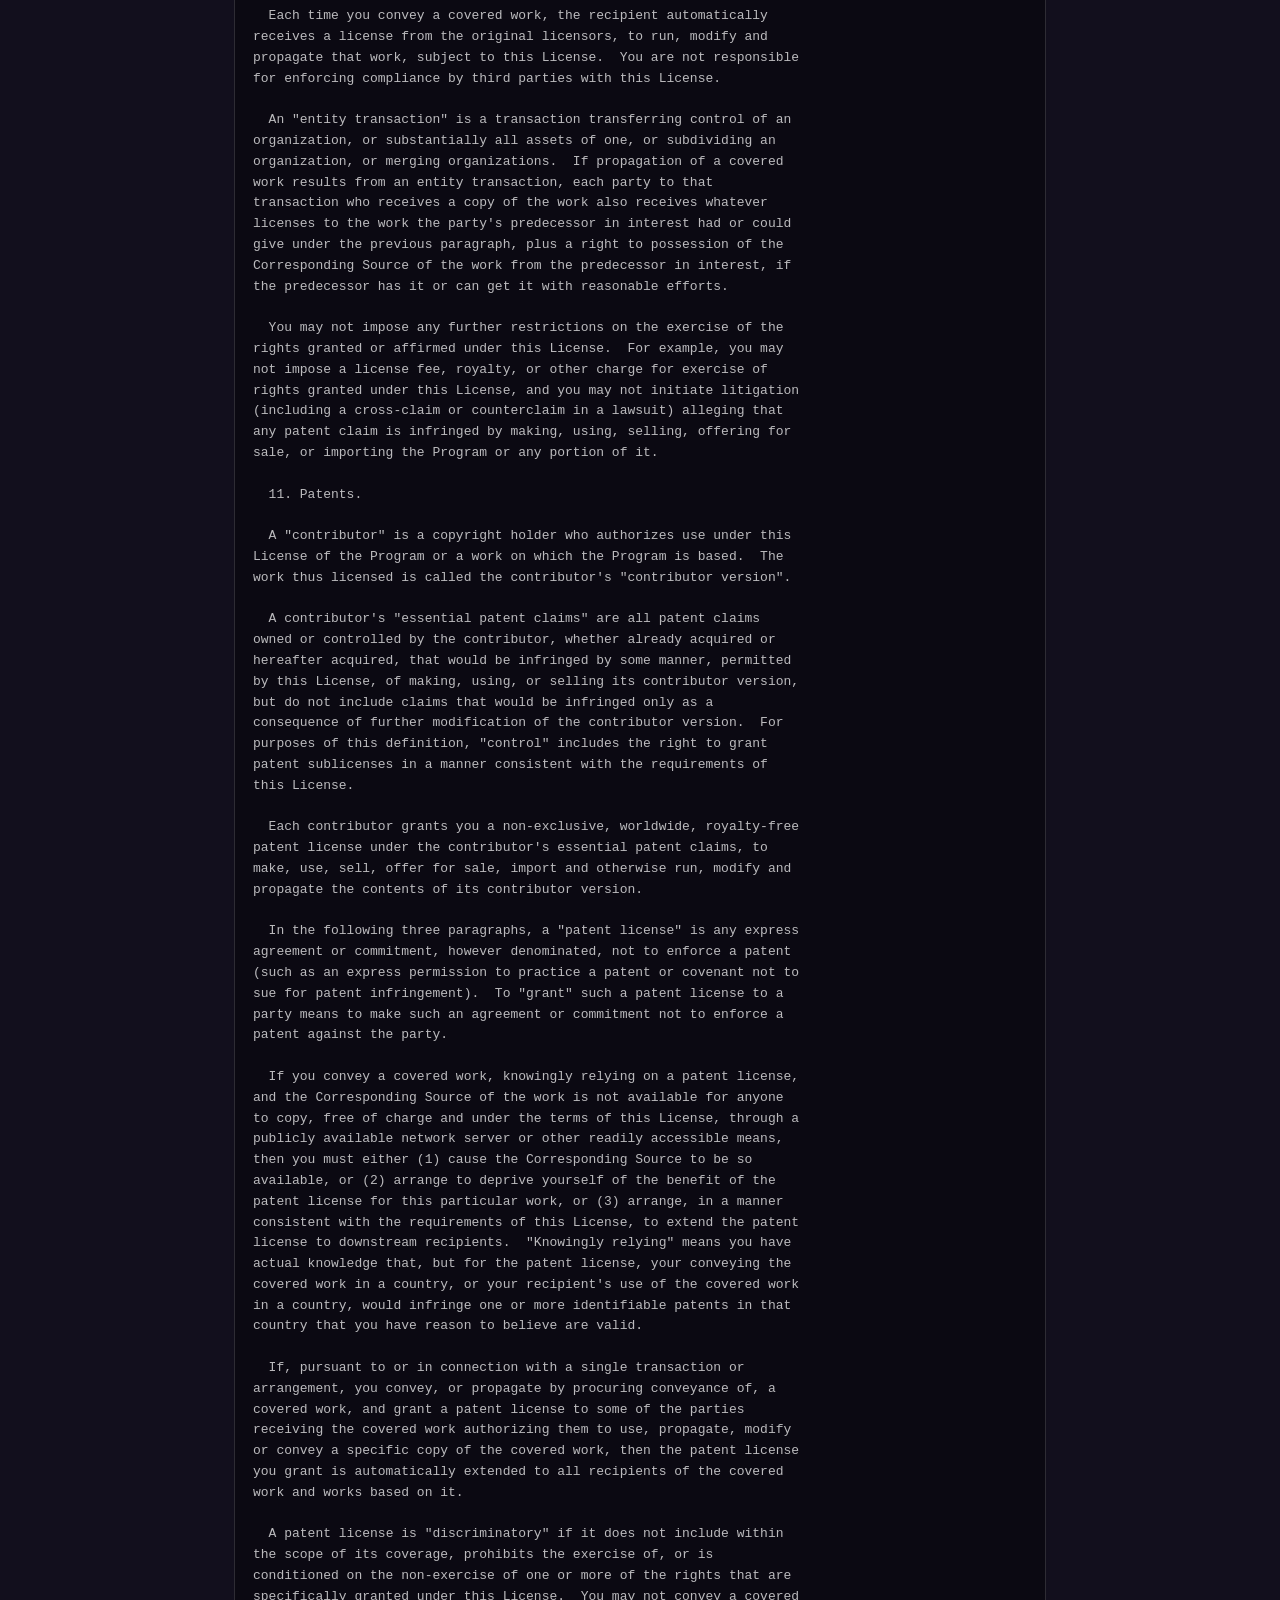
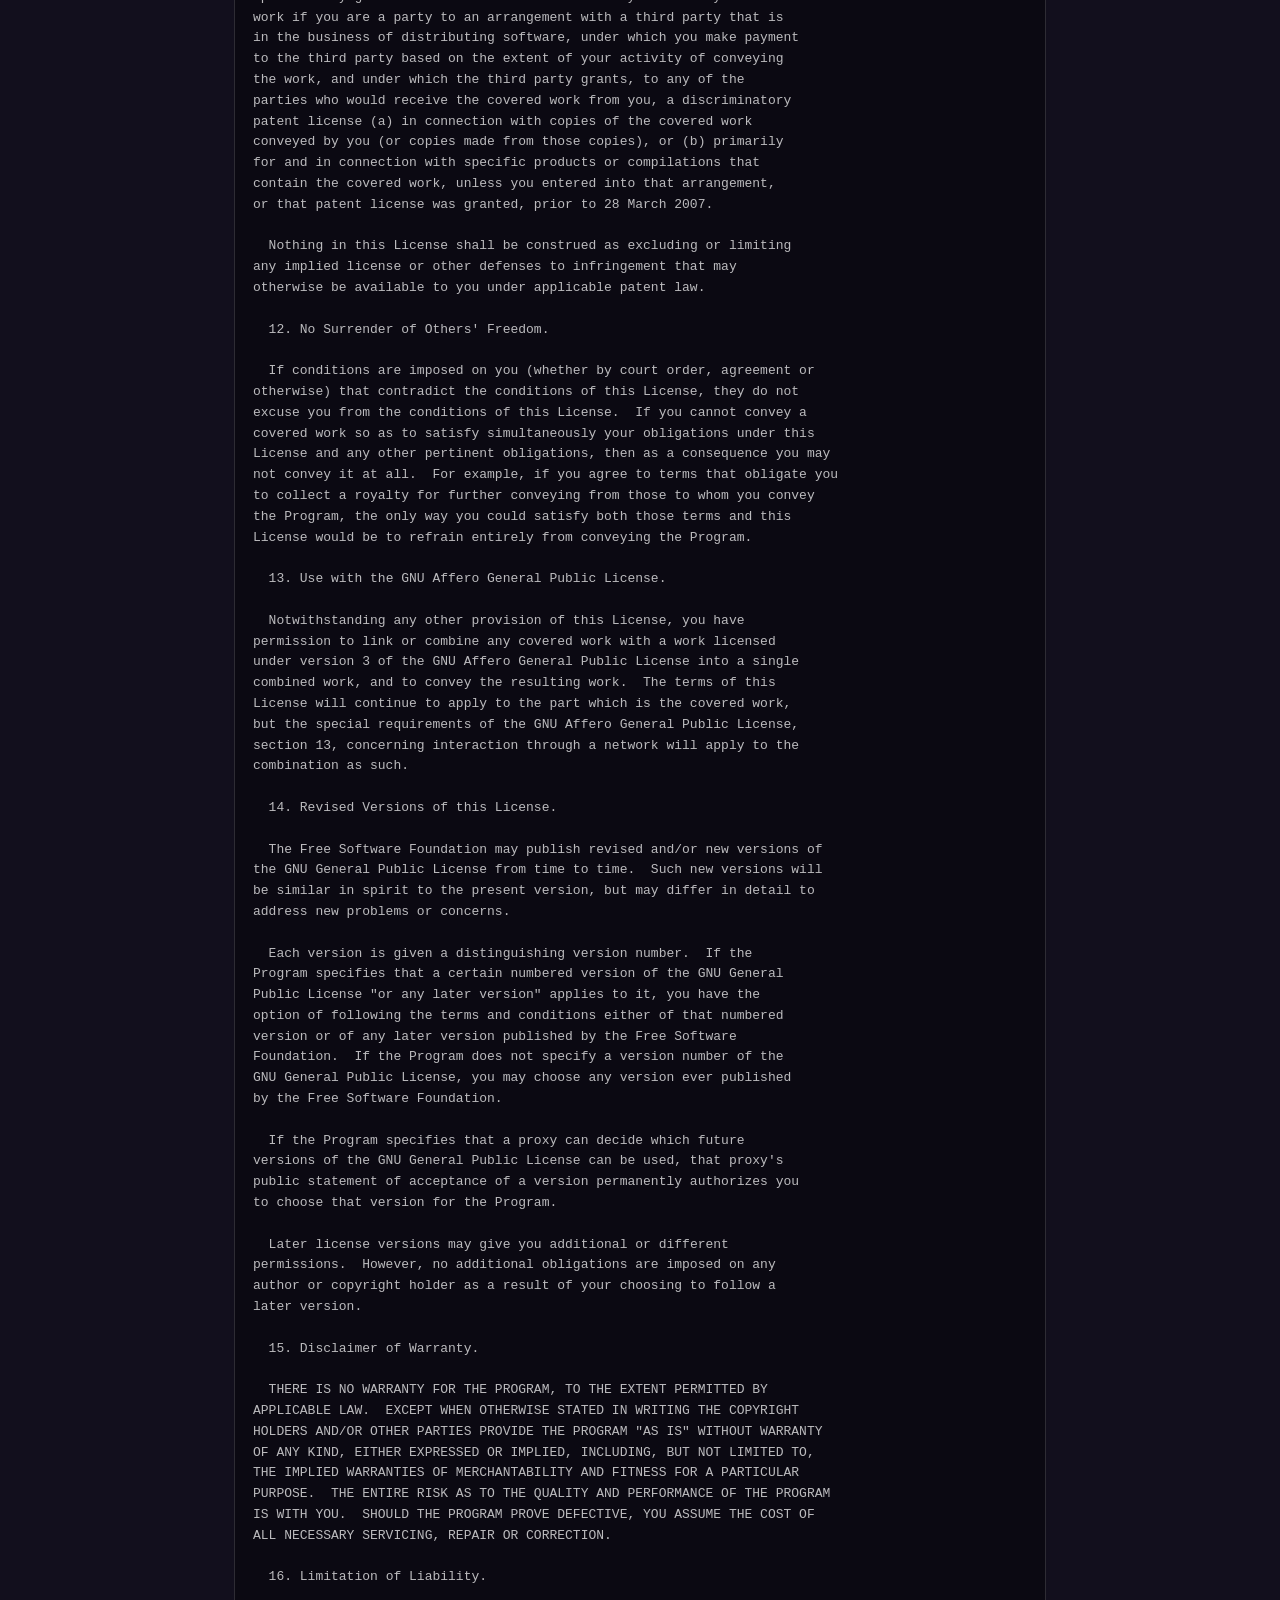
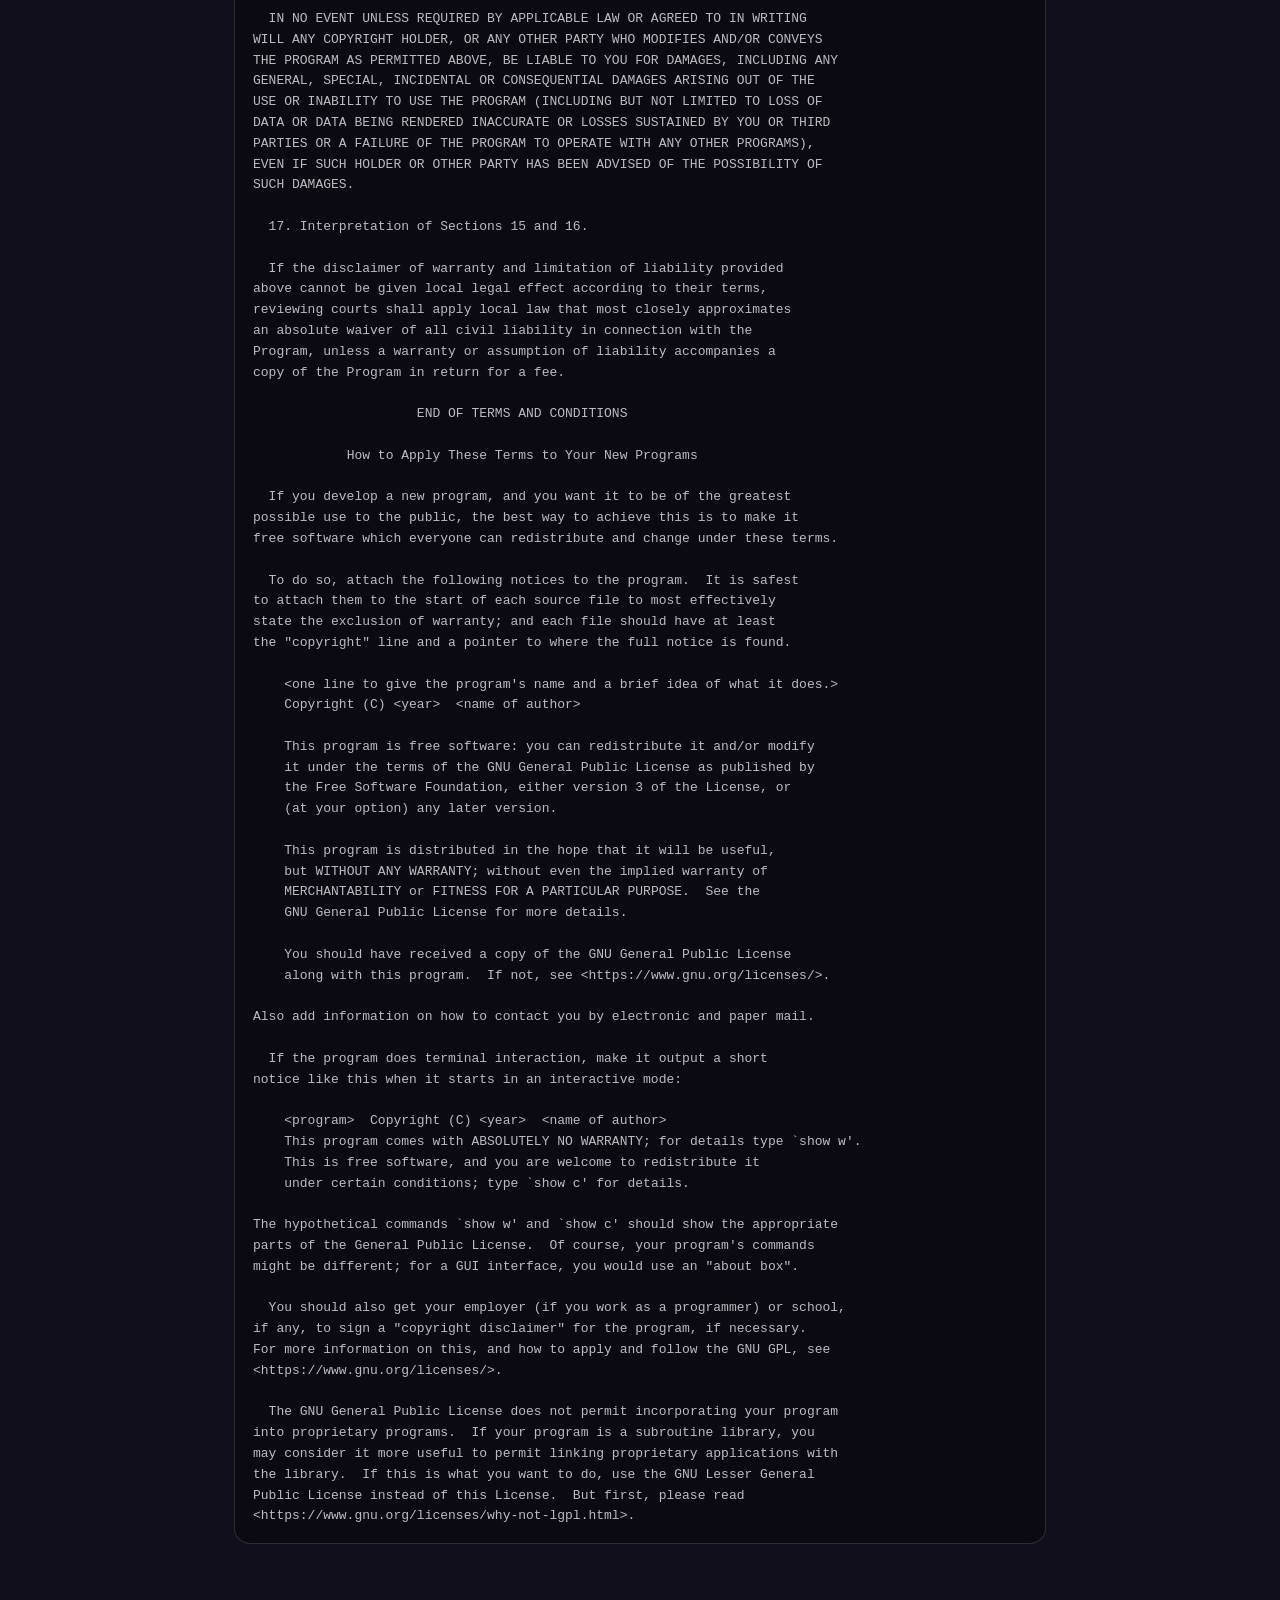
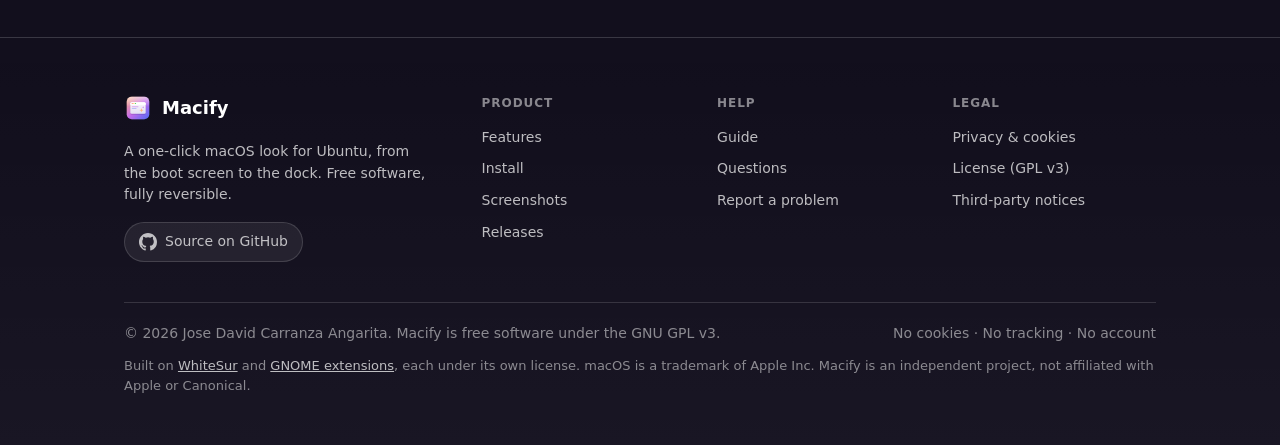
<file: docs/license.html>
<!doctype html>
<html lang="en">
<head>
<meta charset="utf-8">
<meta name="viewport" content="width=device-width, initial-scale=1">
<meta http-equiv="Content-Security-Policy" content="default-src 'self'; img-src 'self' data:; object-src 'none'; base-uri 'none'; form-action 'none'">
<title>License — Macify</title>
<meta name="description" content="Macify is free software under the GNU General Public License, version 3.">
<link rel="icon" href="icon.svg" type="image/svg+xml">
<link rel="stylesheet" href="site.css">
</head>
<body>
<nav>
  <div class="wrap">
    <a class="brand" href="index.html"><img src="icon.svg" alt="">Macify</a>
    <div class="links">
      <a href="index.html#features">Features</a>
      <a href="index.html#install">Install</a>
      <a href="guide.html">Guide</a>
      <a href="privacy.html">Privacy</a>
      <a href="index.html#releases" class="optional">Releases</a>
    </div>
  </div>
</nav>
<main class="wrap doc">
<a class="back" href="index.html">← Macify</a>
<h1>License</h1>
<p>Macify is free software under the GNU General Public License, version 3. You may use, study, share and change it under these terms.</p>
<pre class="legal">                    GNU GENERAL PUBLIC LICENSE
                       Version 3, 29 June 2007

 Copyright (C) 2007 Free Software Foundation, Inc. &lt;https://fsf.org/&gt;
 Everyone is permitted to copy and distribute verbatim copies
 of this license document, but changing it is not allowed.

                            Preamble

  The GNU General Public License is a free, copyleft license for
software and other kinds of works.

  The licenses for most software and other practical works are designed
to take away your freedom to share and change the works.  By contrast,
the GNU General Public License is intended to guarantee your freedom to
share and change all versions of a program--to make sure it remains free
software for all its users.  We, the Free Software Foundation, use the
GNU General Public License for most of our software; it applies also to
any other work released this way by its authors.  You can apply it to
your programs, too.

  When we speak of free software, we are referring to freedom, not
price.  Our General Public Licenses are designed to make sure that you
have the freedom to distribute copies of free software (and charge for
them if you wish), that you receive source code or can get it if you
want it, that you can change the software or use pieces of it in new
free programs, and that you know you can do these things.

  To protect your rights, we need to prevent others from denying you
these rights or asking you to surrender the rights.  Therefore, you have
certain responsibilities if you distribute copies of the software, or if
you modify it: responsibilities to respect the freedom of others.

  For example, if you distribute copies of such a program, whether
gratis or for a fee, you must pass on to the recipients the same
freedoms that you received.  You must make sure that they, too, receive
or can get the source code.  And you must show them these terms so they
know their rights.

  Developers that use the GNU GPL protect your rights with two steps:
(1) assert copyright on the software, and (2) offer you this License
giving you legal permission to copy, distribute and/or modify it.

  For the developers' and authors' protection, the GPL clearly explains
that there is no warranty for this free software.  For both users' and
authors' sake, the GPL requires that modified versions be marked as
changed, so that their problems will not be attributed erroneously to
authors of previous versions.

  Some devices are designed to deny users access to install or run
modified versions of the software inside them, although the manufacturer
can do so.  This is fundamentally incompatible with the aim of
protecting users' freedom to change the software.  The systematic
pattern of such abuse occurs in the area of products for individuals to
use, which is precisely where it is most unacceptable.  Therefore, we
have designed this version of the GPL to prohibit the practice for those
products.  If such problems arise substantially in other domains, we
stand ready to extend this provision to those domains in future versions
of the GPL, as needed to protect the freedom of users.

  Finally, every program is threatened constantly by software patents.
States should not allow patents to restrict development and use of
software on general-purpose computers, but in those that do, we wish to
avoid the special danger that patents applied to a free program could
make it effectively proprietary.  To prevent this, the GPL assures that
patents cannot be used to render the program non-free.

  The precise terms and conditions for copying, distribution and
modification follow.

                       TERMS AND CONDITIONS

  0. Definitions.

  "This License" refers to version 3 of the GNU General Public License.

  "Copyright" also means copyright-like laws that apply to other kinds of
works, such as semiconductor masks.

  "The Program" refers to any copyrightable work licensed under this
License.  Each licensee is addressed as "you".  "Licensees" and
"recipients" may be individuals or organizations.

  To "modify" a work means to copy from or adapt all or part of the work
in a fashion requiring copyright permission, other than the making of an
exact copy.  The resulting work is called a "modified version" of the
earlier work or a work "based on" the earlier work.

  A "covered work" means either the unmodified Program or a work based
on the Program.

  To "propagate" a work means to do anything with it that, without
permission, would make you directly or secondarily liable for
infringement under applicable copyright law, except executing it on a
computer or modifying a private copy.  Propagation includes copying,
distribution (with or without modification), making available to the
public, and in some countries other activities as well.

  To "convey" a work means any kind of propagation that enables other
parties to make or receive copies.  Mere interaction with a user through
a computer network, with no transfer of a copy, is not conveying.

  An interactive user interface displays "Appropriate Legal Notices"
to the extent that it includes a convenient and prominently visible
feature that (1) displays an appropriate copyright notice, and (2)
tells the user that there is no warranty for the work (except to the
extent that warranties are provided), that licensees may convey the
work under this License, and how to view a copy of this License.  If
the interface presents a list of user commands or options, such as a
menu, a prominent item in the list meets this criterion.

  1. Source Code.

  The "source code" for a work means the preferred form of the work
for making modifications to it.  "Object code" means any non-source
form of a work.

  A "Standard Interface" means an interface that either is an official
standard defined by a recognized standards body, or, in the case of
interfaces specified for a particular programming language, one that
is widely used among developers working in that language.

  The "System Libraries" of an executable work include anything, other
than the work as a whole, that (a) is included in the normal form of
packaging a Major Component, but which is not part of that Major
Component, and (b) serves only to enable use of the work with that
Major Component, or to implement a Standard Interface for which an
implementation is available to the public in source code form.  A
"Major Component", in this context, means a major essential component
(kernel, window system, and so on) of the specific operating system
(if any) on which the executable work runs, or a compiler used to
produce the work, or an object code interpreter used to run it.

  The "Corresponding Source" for a work in object code form means all
the source code needed to generate, install, and (for an executable
work) run the object code and to modify the work, including scripts to
control those activities.  However, it does not include the work's
System Libraries, or general-purpose tools or generally available free
programs which are used unmodified in performing those activities but
which are not part of the work.  For example, Corresponding Source
includes interface definition files associated with source files for
the work, and the source code for shared libraries and dynamically
linked subprograms that the work is specifically designed to require,
such as by intimate data communication or control flow between those
subprograms and other parts of the work.

  The Corresponding Source need not include anything that users
can regenerate automatically from other parts of the Corresponding
Source.

  The Corresponding Source for a work in source code form is that
same work.

  2. Basic Permissions.

  All rights granted under this License are granted for the term of
copyright on the Program, and are irrevocable provided the stated
conditions are met.  This License explicitly affirms your unlimited
permission to run the unmodified Program.  The output from running a
covered work is covered by this License only if the output, given its
content, constitutes a covered work.  This License acknowledges your
rights of fair use or other equivalent, as provided by copyright law.

  You may make, run and propagate covered works that you do not
convey, without conditions so long as your license otherwise remains
in force.  You may convey covered works to others for the sole purpose
of having them make modifications exclusively for you, or provide you
with facilities for running those works, provided that you comply with
the terms of this License in conveying all material for which you do
not control copyright.  Those thus making or running the covered works
for you must do so exclusively on your behalf, under your direction
and control, on terms that prohibit them from making any copies of
your copyrighted material outside their relationship with you.

  Conveying under any other circumstances is permitted solely under
the conditions stated below.  Sublicensing is not allowed; section 10
makes it unnecessary.

  3. Protecting Users' Legal Rights From Anti-Circumvention Law.

  No covered work shall be deemed part of an effective technological
measure under any applicable law fulfilling obligations under article
11 of the WIPO copyright treaty adopted on 20 December 1996, or
similar laws prohibiting or restricting circumvention of such
measures.

  When you convey a covered work, you waive any legal power to forbid
circumvention of technological measures to the extent such circumvention
is effected by exercising rights under this License with respect to
the covered work, and you disclaim any intention to limit operation or
modification of the work as a means of enforcing, against the work's
users, your or third parties' legal rights to forbid circumvention of
technological measures.

  4. Conveying Verbatim Copies.

  You may convey verbatim copies of the Program's source code as you
receive it, in any medium, provided that you conspicuously and
appropriately publish on each copy an appropriate copyright notice;
keep intact all notices stating that this License and any
non-permissive terms added in accord with section 7 apply to the code;
keep intact all notices of the absence of any warranty; and give all
recipients a copy of this License along with the Program.

  You may charge any price or no price for each copy that you convey,
and you may offer support or warranty protection for a fee.

  5. Conveying Modified Source Versions.

  You may convey a work based on the Program, or the modifications to
produce it from the Program, in the form of source code under the
terms of section 4, provided that you also meet all of these conditions:

    a) The work must carry prominent notices stating that you modified
    it, and giving a relevant date.

    b) The work must carry prominent notices stating that it is
    released under this License and any conditions added under section
    7.  This requirement modifies the requirement in section 4 to
    "keep intact all notices".

    c) You must license the entire work, as a whole, under this
    License to anyone who comes into possession of a copy.  This
    License will therefore apply, along with any applicable section 7
    additional terms, to the whole of the work, and all its parts,
    regardless of how they are packaged.  This License gives no
    permission to license the work in any other way, but it does not
    invalidate such permission if you have separately received it.

    d) If the work has interactive user interfaces, each must display
    Appropriate Legal Notices; however, if the Program has interactive
    interfaces that do not display Appropriate Legal Notices, your
    work need not make them do so.

  A compilation of a covered work with other separate and independent
works, which are not by their nature extensions of the covered work,
and which are not combined with it such as to form a larger program,
in or on a volume of a storage or distribution medium, is called an
"aggregate" if the compilation and its resulting copyright are not
used to limit the access or legal rights of the compilation's users
beyond what the individual works permit.  Inclusion of a covered work
in an aggregate does not cause this License to apply to the other
parts of the aggregate.

  6. Conveying Non-Source Forms.

  You may convey a covered work in object code form under the terms
of sections 4 and 5, provided that you also convey the
machine-readable Corresponding Source under the terms of this License,
in one of these ways:

    a) Convey the object code in, or embodied in, a physical product
    (including a physical distribution medium), accompanied by the
    Corresponding Source fixed on a durable physical medium
    customarily used for software interchange.

    b) Convey the object code in, or embodied in, a physical product
    (including a physical distribution medium), accompanied by a
    written offer, valid for at least three years and valid for as
    long as you offer spare parts or customer support for that product
    model, to give anyone who possesses the object code either (1) a
    copy of the Corresponding Source for all the software in the
    product that is covered by this License, on a durable physical
    medium customarily used for software interchange, for a price no
    more than your reasonable cost of physically performing this
    conveying of source, or (2) access to copy the
    Corresponding Source from a network server at no charge.

    c) Convey individual copies of the object code with a copy of the
    written offer to provide the Corresponding Source.  This
    alternative is allowed only occasionally and noncommercially, and
    only if you received the object code with such an offer, in accord
    with subsection 6b.

    d) Convey the object code by offering access from a designated
    place (gratis or for a charge), and offer equivalent access to the
    Corresponding Source in the same way through the same place at no
    further charge.  You need not require recipients to copy the
    Corresponding Source along with the object code.  If the place to
    copy the object code is a network server, the Corresponding Source
    may be on a different server (operated by you or a third party)
    that supports equivalent copying facilities, provided you maintain
    clear directions next to the object code saying where to find the
    Corresponding Source.  Regardless of what server hosts the
    Corresponding Source, you remain obligated to ensure that it is
    available for as long as needed to satisfy these requirements.

    e) Convey the object code using peer-to-peer transmission, provided
    you inform other peers where the object code and Corresponding
    Source of the work are being offered to the general public at no
    charge under subsection 6d.

  A separable portion of the object code, whose source code is excluded
from the Corresponding Source as a System Library, need not be
included in conveying the object code work.

  A "User Product" is either (1) a "consumer product", which means any
tangible personal property which is normally used for personal, family,
or household purposes, or (2) anything designed or sold for incorporation
into a dwelling.  In determining whether a product is a consumer product,
doubtful cases shall be resolved in favor of coverage.  For a particular
product received by a particular user, "normally used" refers to a
typical or common use of that class of product, regardless of the status
of the particular user or of the way in which the particular user
actually uses, or expects or is expected to use, the product.  A product
is a consumer product regardless of whether the product has substantial
commercial, industrial or non-consumer uses, unless such uses represent
the only significant mode of use of the product.

  "Installation Information" for a User Product means any methods,
procedures, authorization keys, or other information required to install
and execute modified versions of a covered work in that User Product from
a modified version of its Corresponding Source.  The information must
suffice to ensure that the continued functioning of the modified object
code is in no case prevented or interfered with solely because
modification has been made.

  If you convey an object code work under this section in, or with, or
specifically for use in, a User Product, and the conveying occurs as
part of a transaction in which the right of possession and use of the
User Product is transferred to the recipient in perpetuity or for a
fixed term (regardless of how the transaction is characterized), the
Corresponding Source conveyed under this section must be accompanied
by the Installation Information.  But this requirement does not apply
if neither you nor any third party retains the ability to install
modified object code on the User Product (for example, the work has
been installed in ROM).

  The requirement to provide Installation Information does not include a
requirement to continue to provide support service, warranty, or updates
for a work that has been modified or installed by the recipient, or for
the User Product in which it has been modified or installed.  Access to a
network may be denied when the modification itself materially and
adversely affects the operation of the network or violates the rules and
protocols for communication across the network.

  Corresponding Source conveyed, and Installation Information provided,
in accord with this section must be in a format that is publicly
documented (and with an implementation available to the public in
source code form), and must require no special password or key for
unpacking, reading or copying.

  7. Additional Terms.

  "Additional permissions" are terms that supplement the terms of this
License by making exceptions from one or more of its conditions.
Additional permissions that are applicable to the entire Program shall
be treated as though they were included in this License, to the extent
that they are valid under applicable law.  If additional permissions
apply only to part of the Program, that part may be used separately
under those permissions, but the entire Program remains governed by
this License without regard to the additional permissions.

  When you convey a copy of a covered work, you may at your option
remove any additional permissions from that copy, or from any part of
it.  (Additional permissions may be written to require their own
removal in certain cases when you modify the work.)  You may place
additional permissions on material, added by you to a covered work,
for which you have or can give appropriate copyright permission.

  Notwithstanding any other provision of this License, for material you
add to a covered work, you may (if authorized by the copyright holders of
that material) supplement the terms of this License with terms:

    a) Disclaiming warranty or limiting liability differently from the
    terms of sections 15 and 16 of this License; or

    b) Requiring preservation of specified reasonable legal notices or
    author attributions in that material or in the Appropriate Legal
    Notices displayed by works containing it; or

    c) Prohibiting misrepresentation of the origin of that material, or
    requiring that modified versions of such material be marked in
    reasonable ways as different from the original version; or

    d) Limiting the use for publicity purposes of names of licensors or
    authors of the material; or

    e) Declining to grant rights under trademark law for use of some
    trade names, trademarks, or service marks; or

    f) Requiring indemnification of licensors and authors of that
    material by anyone who conveys the material (or modified versions of
    it) with contractual assumptions of liability to the recipient, for
    any liability that these contractual assumptions directly impose on
    those licensors and authors.

  All other non-permissive additional terms are considered "further
restrictions" within the meaning of section 10.  If the Program as you
received it, or any part of it, contains a notice stating that it is
governed by this License along with a term that is a further
restriction, you may remove that term.  If a license document contains
a further restriction but permits relicensing or conveying under this
License, you may add to a covered work material governed by the terms
of that license document, provided that the further restriction does
not survive such relicensing or conveying.

  If you add terms to a covered work in accord with this section, you
must place, in the relevant source files, a statement of the
additional terms that apply to those files, or a notice indicating
where to find the applicable terms.

  Additional terms, permissive or non-permissive, may be stated in the
form of a separately written license, or stated as exceptions;
the above requirements apply either way.

  8. Termination.

  You may not propagate or modify a covered work except as expressly
provided under this License.  Any attempt otherwise to propagate or
modify it is void, and will automatically terminate your rights under
this License (including any patent licenses granted under the third
paragraph of section 11).

  However, if you cease all violation of this License, then your
license from a particular copyright holder is reinstated (a)
provisionally, unless and until the copyright holder explicitly and
finally terminates your license, and (b) permanently, if the copyright
holder fails to notify you of the violation by some reasonable means
prior to 60 days after the cessation.

  Moreover, your license from a particular copyright holder is
reinstated permanently if the copyright holder notifies you of the
violation by some reasonable means, this is the first time you have
received notice of violation of this License (for any work) from that
copyright holder, and you cure the violation prior to 30 days after
your receipt of the notice.

  Termination of your rights under this section does not terminate the
licenses of parties who have received copies or rights from you under
this License.  If your rights have been terminated and not permanently
reinstated, you do not qualify to receive new licenses for the same
material under section 10.

  9. Acceptance Not Required for Having Copies.

  You are not required to accept this License in order to receive or
run a copy of the Program.  Ancillary propagation of a covered work
occurring solely as a consequence of using peer-to-peer transmission
to receive a copy likewise does not require acceptance.  However,
nothing other than this License grants you permission to propagate or
modify any covered work.  These actions infringe copyright if you do
not accept this License.  Therefore, by modifying or propagating a
covered work, you indicate your acceptance of this License to do so.

  10. Automatic Licensing of Downstream Recipients.

  Each time you convey a covered work, the recipient automatically
receives a license from the original licensors, to run, modify and
propagate that work, subject to this License.  You are not responsible
for enforcing compliance by third parties with this License.

  An "entity transaction" is a transaction transferring control of an
organization, or substantially all assets of one, or subdividing an
organization, or merging organizations.  If propagation of a covered
work results from an entity transaction, each party to that
transaction who receives a copy of the work also receives whatever
licenses to the work the party's predecessor in interest had or could
give under the previous paragraph, plus a right to possession of the
Corresponding Source of the work from the predecessor in interest, if
the predecessor has it or can get it with reasonable efforts.

  You may not impose any further restrictions on the exercise of the
rights granted or affirmed under this License.  For example, you may
not impose a license fee, royalty, or other charge for exercise of
rights granted under this License, and you may not initiate litigation
(including a cross-claim or counterclaim in a lawsuit) alleging that
any patent claim is infringed by making, using, selling, offering for
sale, or importing the Program or any portion of it.

  11. Patents.

  A "contributor" is a copyright holder who authorizes use under this
License of the Program or a work on which the Program is based.  The
work thus licensed is called the contributor's "contributor version".

  A contributor's "essential patent claims" are all patent claims
owned or controlled by the contributor, whether already acquired or
hereafter acquired, that would be infringed by some manner, permitted
by this License, of making, using, or selling its contributor version,
but do not include claims that would be infringed only as a
consequence of further modification of the contributor version.  For
purposes of this definition, "control" includes the right to grant
patent sublicenses in a manner consistent with the requirements of
this License.

  Each contributor grants you a non-exclusive, worldwide, royalty-free
patent license under the contributor's essential patent claims, to
make, use, sell, offer for sale, import and otherwise run, modify and
propagate the contents of its contributor version.

  In the following three paragraphs, a "patent license" is any express
agreement or commitment, however denominated, not to enforce a patent
(such as an express permission to practice a patent or covenant not to
sue for patent infringement).  To "grant" such a patent license to a
party means to make such an agreement or commitment not to enforce a
patent against the party.

  If you convey a covered work, knowingly relying on a patent license,
and the Corresponding Source of the work is not available for anyone
to copy, free of charge and under the terms of this License, through a
publicly available network server or other readily accessible means,
then you must either (1) cause the Corresponding Source to be so
available, or (2) arrange to deprive yourself of the benefit of the
patent license for this particular work, or (3) arrange, in a manner
consistent with the requirements of this License, to extend the patent
license to downstream recipients.  "Knowingly relying" means you have
actual knowledge that, but for the patent license, your conveying the
covered work in a country, or your recipient's use of the covered work
in a country, would infringe one or more identifiable patents in that
country that you have reason to believe are valid.

  If, pursuant to or in connection with a single transaction or
arrangement, you convey, or propagate by procuring conveyance of, a
covered work, and grant a patent license to some of the parties
receiving the covered work authorizing them to use, propagate, modify
or convey a specific copy of the covered work, then the patent license
you grant is automatically extended to all recipients of the covered
work and works based on it.

  A patent license is "discriminatory" if it does not include within
the scope of its coverage, prohibits the exercise of, or is
conditioned on the non-exercise of one or more of the rights that are
specifically granted under this License.  You may not convey a covered
work if you are a party to an arrangement with a third party that is
in the business of distributing software, under which you make payment
to the third party based on the extent of your activity of conveying
the work, and under which the third party grants, to any of the
parties who would receive the covered work from you, a discriminatory
patent license (a) in connection with copies of the covered work
conveyed by you (or copies made from those copies), or (b) primarily
for and in connection with specific products or compilations that
contain the covered work, unless you entered into that arrangement,
or that patent license was granted, prior to 28 March 2007.

  Nothing in this License shall be construed as excluding or limiting
any implied license or other defenses to infringement that may
otherwise be available to you under applicable patent law.

  12. No Surrender of Others' Freedom.

  If conditions are imposed on you (whether by court order, agreement or
otherwise) that contradict the conditions of this License, they do not
excuse you from the conditions of this License.  If you cannot convey a
covered work so as to satisfy simultaneously your obligations under this
License and any other pertinent obligations, then as a consequence you may
not convey it at all.  For example, if you agree to terms that obligate you
to collect a royalty for further conveying from those to whom you convey
the Program, the only way you could satisfy both those terms and this
License would be to refrain entirely from conveying the Program.

  13. Use with the GNU Affero General Public License.

  Notwithstanding any other provision of this License, you have
permission to link or combine any covered work with a work licensed
under version 3 of the GNU Affero General Public License into a single
combined work, and to convey the resulting work.  The terms of this
License will continue to apply to the part which is the covered work,
but the special requirements of the GNU Affero General Public License,
section 13, concerning interaction through a network will apply to the
combination as such.

  14. Revised Versions of this License.

  The Free Software Foundation may publish revised and/or new versions of
the GNU General Public License from time to time.  Such new versions will
be similar in spirit to the present version, but may differ in detail to
address new problems or concerns.

  Each version is given a distinguishing version number.  If the
Program specifies that a certain numbered version of the GNU General
Public License "or any later version" applies to it, you have the
option of following the terms and conditions either of that numbered
version or of any later version published by the Free Software
Foundation.  If the Program does not specify a version number of the
GNU General Public License, you may choose any version ever published
by the Free Software Foundation.

  If the Program specifies that a proxy can decide which future
versions of the GNU General Public License can be used, that proxy's
public statement of acceptance of a version permanently authorizes you
to choose that version for the Program.

  Later license versions may give you additional or different
permissions.  However, no additional obligations are imposed on any
author or copyright holder as a result of your choosing to follow a
later version.

  15. Disclaimer of Warranty.

  THERE IS NO WARRANTY FOR THE PROGRAM, TO THE EXTENT PERMITTED BY
APPLICABLE LAW.  EXCEPT WHEN OTHERWISE STATED IN WRITING THE COPYRIGHT
HOLDERS AND/OR OTHER PARTIES PROVIDE THE PROGRAM "AS IS" WITHOUT WARRANTY
OF ANY KIND, EITHER EXPRESSED OR IMPLIED, INCLUDING, BUT NOT LIMITED TO,
THE IMPLIED WARRANTIES OF MERCHANTABILITY AND FITNESS FOR A PARTICULAR
PURPOSE.  THE ENTIRE RISK AS TO THE QUALITY AND PERFORMANCE OF THE PROGRAM
IS WITH YOU.  SHOULD THE PROGRAM PROVE DEFECTIVE, YOU ASSUME THE COST OF
ALL NECESSARY SERVICING, REPAIR OR CORRECTION.

  16. Limitation of Liability.

  IN NO EVENT UNLESS REQUIRED BY APPLICABLE LAW OR AGREED TO IN WRITING
WILL ANY COPYRIGHT HOLDER, OR ANY OTHER PARTY WHO MODIFIES AND/OR CONVEYS
THE PROGRAM AS PERMITTED ABOVE, BE LIABLE TO YOU FOR DAMAGES, INCLUDING ANY
GENERAL, SPECIAL, INCIDENTAL OR CONSEQUENTIAL DAMAGES ARISING OUT OF THE
USE OR INABILITY TO USE THE PROGRAM (INCLUDING BUT NOT LIMITED TO LOSS OF
DATA OR DATA BEING RENDERED INACCURATE OR LOSSES SUSTAINED BY YOU OR THIRD
PARTIES OR A FAILURE OF THE PROGRAM TO OPERATE WITH ANY OTHER PROGRAMS),
EVEN IF SUCH HOLDER OR OTHER PARTY HAS BEEN ADVISED OF THE POSSIBILITY OF
SUCH DAMAGES.

  17. Interpretation of Sections 15 and 16.

  If the disclaimer of warranty and limitation of liability provided
above cannot be given local legal effect according to their terms,
reviewing courts shall apply local law that most closely approximates
an absolute waiver of all civil liability in connection with the
Program, unless a warranty or assumption of liability accompanies a
copy of the Program in return for a fee.

                     END OF TERMS AND CONDITIONS

            How to Apply These Terms to Your New Programs

  If you develop a new program, and you want it to be of the greatest
possible use to the public, the best way to achieve this is to make it
free software which everyone can redistribute and change under these terms.

  To do so, attach the following notices to the program.  It is safest
to attach them to the start of each source file to most effectively
state the exclusion of warranty; and each file should have at least
the "copyright" line and a pointer to where the full notice is found.

    &lt;one line to give the program's name and a brief idea of what it does.&gt;
    Copyright (C) &lt;year&gt;  &lt;name of author&gt;

    This program is free software: you can redistribute it and/or modify
    it under the terms of the GNU General Public License as published by
    the Free Software Foundation, either version 3 of the License, or
    (at your option) any later version.

    This program is distributed in the hope that it will be useful,
    but WITHOUT ANY WARRANTY; without even the implied warranty of
    MERCHANTABILITY or FITNESS FOR A PARTICULAR PURPOSE.  See the
    GNU General Public License for more details.

    You should have received a copy of the GNU General Public License
    along with this program.  If not, see &lt;https://www.gnu.org/licenses/&gt;.

Also add information on how to contact you by electronic and paper mail.

  If the program does terminal interaction, make it output a short
notice like this when it starts in an interactive mode:

    &lt;program&gt;  Copyright (C) &lt;year&gt;  &lt;name of author&gt;
    This program comes with ABSOLUTELY NO WARRANTY; for details type `show w'.
    This is free software, and you are welcome to redistribute it
    under certain conditions; type `show c' for details.

The hypothetical commands `show w' and `show c' should show the appropriate
parts of the General Public License.  Of course, your program's commands
might be different; for a GUI interface, you would use an "about box".

  You should also get your employer (if you work as a programmer) or school,
if any, to sign a "copyright disclaimer" for the program, if necessary.
For more information on this, and how to apply and follow the GNU GPL, see
&lt;https://www.gnu.org/licenses/&gt;.

  The GNU General Public License does not permit incorporating your program
into proprietary programs.  If your program is a subroutine library, you
may consider it more useful to permit linking proprietary applications with
the library.  If this is what you want to do, use the GNU Lesser General
Public License instead of this License.  But first, please read
&lt;https://www.gnu.org/licenses/why-not-lgpl.html&gt;.
</pre>
</main>
<footer>
  <div class="wrap">
    <div class="foot-grid">
      <div class="foot-brand">
        <a class="brand" href="index.html"><img src="icon.svg" alt="">Macify</a>
        <p>A one-click macOS look for Ubuntu, from the boot screen to the dock. Free software, fully reversible.</p>
        <a class="foot-source" href="https://github.com/jdswe/macify"><svg class="gl" viewBox="0 0 16 16" aria-hidden="true"><path fill="currentColor" d="M8 0C3.58 0 0 3.58 0 8c0 3.54 2.29 6.53 5.47 7.59.4.07.55-.17.55-.38 0-.19-.01-.82-.01-1.49-2.01.37-2.53-.49-2.69-.94-.09-.23-.48-.94-.82-1.13-.28-.15-.68-.52-.01-.53.63-.01 1.08.58 1.23.82.72 1.21 1.87.87 2.33.66.07-.52.28-.87.51-1.07-1.78-.2-3.64-.89-3.64-3.95 0-.87.31-1.59.82-2.15-.08-.2-.36-1.02.08-2.12 0 0 .67-.21 2.2.82a7.6 7.6 0 0 1 4 0c1.53-1.04 2.2-.82 2.2-.82.44 1.1.16 1.92.08 2.12.51.56.82 1.27.82 2.15 0 3.07-1.87 3.75-3.65 3.95.29.25.54.73.54 1.48 0 1.07-.01 1.93-.01 2.2 0 .21.15.46.55.38A8.01 8.01 0 0 0 16 8c0-4.42-3.58-8-8-8z"/></svg>Source on GitHub</a>
      </div>
      <div class="foot-col">
        <h4>Product</h4>
        <a href="index.html#features">Features</a>
        <a href="index.html#install">Install</a>
        <a href="index.html#screenshots">Screenshots</a>
        <a href="index.html#releases">Releases</a>
      </div>
      <div class="foot-col">
        <h4>Help</h4>
        <a href="guide.html">Guide</a>
        <a href="index.html#faq">Questions</a>
        <a href="https://github.com/jdswe/macify/issues/new">Report a problem</a>
      </div>
      <div class="foot-col">
        <h4>Legal</h4>
        <a href="privacy.html">Privacy &amp; cookies</a>
        <a href="license.html">License (GPL v3)</a>
        <a href="notices.html">Third-party notices</a>
      </div>
    </div>
    <div class="foot-bottom">
      <span>© 2026 Jose David Carranza Angarita. Macify is free software under the GNU GPL v3.</span>
      <span>No cookies · No tracking · No account</span>
    </div>
    <p class="foot-note">Built on <a href="https://github.com/vinceliuice/WhiteSur-gtk-theme">WhiteSur</a> and
      <a href="https://extensions.gnome.org">GNOME extensions</a>, each under its own license. macOS is a trademark of
      Apple Inc. Macify is an independent project, not affiliated with Apple or Canonical.</p>
  </div>
</footer>
</body>
</html>
</file>
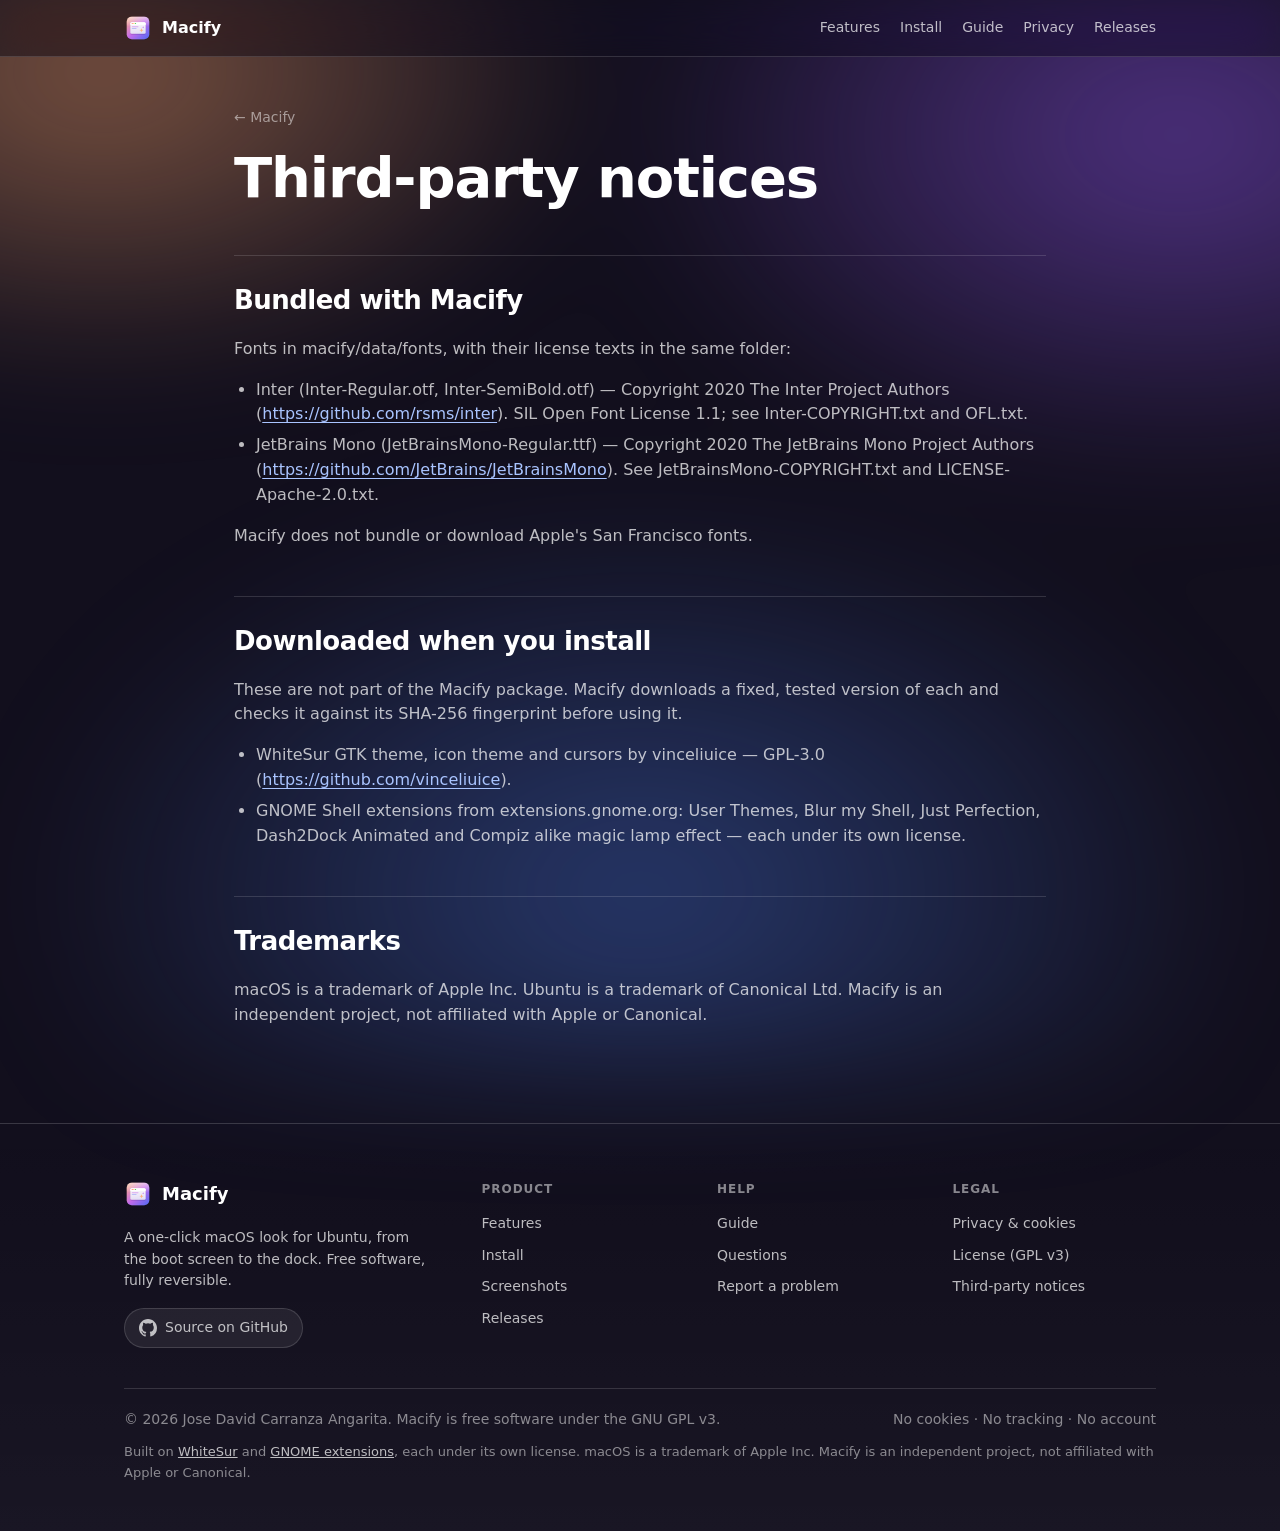
<file: docs/notices.html>
<!doctype html>
<html lang="en">
<head>
<meta charset="utf-8">
<meta name="viewport" content="width=device-width, initial-scale=1">
<meta http-equiv="Content-Security-Policy" content="default-src 'self'; img-src 'self' data:; object-src 'none'; base-uri 'none'; form-action 'none'">
<title>Third-party notices — Macify</title>
<meta name="description" content="Fonts, themes and extensions Macify uses, each under its own license.">
<link rel="icon" href="icon.svg" type="image/svg+xml">
<link rel="stylesheet" href="site.css">
</head>
<body>
<nav>
  <div class="wrap">
    <a class="brand" href="index.html"><img src="icon.svg" alt="">Macify</a>
    <div class="links">
      <a href="index.html#features">Features</a>
      <a href="index.html#install">Install</a>
      <a href="guide.html">Guide</a>
      <a href="privacy.html">Privacy</a>
      <a href="index.html#releases" class="optional">Releases</a>
    </div>
  </div>
</nav>
<main class="wrap doc">
<a class="back" href="index.html">← Macify</a>
<h1>Third-party notices</h1>
<h2>Bundled with Macify</h2>
<p>Fonts in macify/data/fonts, with their license texts in the same folder:</p>
<ul><li>Inter (Inter-Regular.otf, Inter-SemiBold.otf) — Copyright 2020 The Inter Project Authors (<a href="https://github.com/rsms/inter">https://github.com/rsms/inter</a>). SIL Open Font License 1.1; see Inter-COPYRIGHT.txt and OFL.txt.</li><li>JetBrains Mono (JetBrainsMono-Regular.ttf) — Copyright 2020 The JetBrains Mono Project Authors (<a href="https://github.com/JetBrains/JetBrainsMono">https://github.com/JetBrains/JetBrainsMono</a>). See JetBrainsMono-COPYRIGHT.txt and LICENSE-Apache-2.0.txt.</li></ul>
<p>Macify does not bundle or download Apple's San Francisco fonts.</p>
<h2>Downloaded when you install</h2>
<p>These are not part of the Macify package. Macify downloads a fixed, tested version of each and checks it against its SHA-256 fingerprint before using it.</p>
<ul><li>WhiteSur GTK theme, icon theme and cursors by vinceliuice — GPL-3.0 (<a href="https://github.com/vinceliuice">https://github.com/vinceliuice</a>).</li><li>GNOME Shell extensions from extensions.gnome.org: User Themes, Blur my Shell, Just Perfection, Dash2Dock Animated and Compiz alike magic lamp effect — each under its own license.</li></ul>
<h2>Trademarks</h2>
<p>macOS is a trademark of Apple Inc. Ubuntu is a trademark of Canonical Ltd. Macify is an independent project, not affiliated with Apple or Canonical.</p>
</main>
<footer>
  <div class="wrap">
    <div class="foot-grid">
      <div class="foot-brand">
        <a class="brand" href="index.html"><img src="icon.svg" alt="">Macify</a>
        <p>A one-click macOS look for Ubuntu, from the boot screen to the dock. Free software, fully reversible.</p>
        <a class="foot-source" href="https://github.com/jdswe/macify"><svg class="gl" viewBox="0 0 16 16" aria-hidden="true"><path fill="currentColor" d="M8 0C3.58 0 0 3.58 0 8c0 3.54 2.29 6.53 5.47 7.59.4.07.55-.17.55-.38 0-.19-.01-.82-.01-1.49-2.01.37-2.53-.49-2.69-.94-.09-.23-.48-.94-.82-1.13-.28-.15-.68-.52-.01-.53.63-.01 1.08.58 1.23.82.72 1.21 1.87.87 2.33.66.07-.52.28-.87.51-1.07-1.78-.2-3.64-.89-3.64-3.95 0-.87.31-1.59.82-2.15-.08-.2-.36-1.02.08-2.12 0 0 .67-.21 2.2.82a7.6 7.6 0 0 1 4 0c1.53-1.04 2.2-.82 2.2-.82.44 1.1.16 1.92.08 2.12.51.56.82 1.27.82 2.15 0 3.07-1.87 3.75-3.65 3.95.29.25.54.73.54 1.48 0 1.07-.01 1.93-.01 2.2 0 .21.15.46.55.38A8.01 8.01 0 0 0 16 8c0-4.42-3.58-8-8-8z"/></svg>Source on GitHub</a>
      </div>
      <div class="foot-col">
        <h4>Product</h4>
        <a href="index.html#features">Features</a>
        <a href="index.html#install">Install</a>
        <a href="index.html#screenshots">Screenshots</a>
        <a href="index.html#releases">Releases</a>
      </div>
      <div class="foot-col">
        <h4>Help</h4>
        <a href="guide.html">Guide</a>
        <a href="index.html#faq">Questions</a>
        <a href="https://github.com/jdswe/macify/issues/new">Report a problem</a>
      </div>
      <div class="foot-col">
        <h4>Legal</h4>
        <a href="privacy.html">Privacy &amp; cookies</a>
        <a href="license.html">License (GPL v3)</a>
        <a href="notices.html">Third-party notices</a>
      </div>
    </div>
    <div class="foot-bottom">
      <span>© 2026 Jose David Carranza Angarita. Macify is free software under the GNU GPL v3.</span>
      <span>No cookies · No tracking · No account</span>
    </div>
    <p class="foot-note">Built on <a href="https://github.com/vinceliuice/WhiteSur-gtk-theme">WhiteSur</a> and
      <a href="https://extensions.gnome.org">GNOME extensions</a>, each under its own license. macOS is a trademark of
      Apple Inc. Macify is an independent project, not affiliated with Apple or Canonical.</p>
  </div>
</footer>
</body>
</html>
</file>
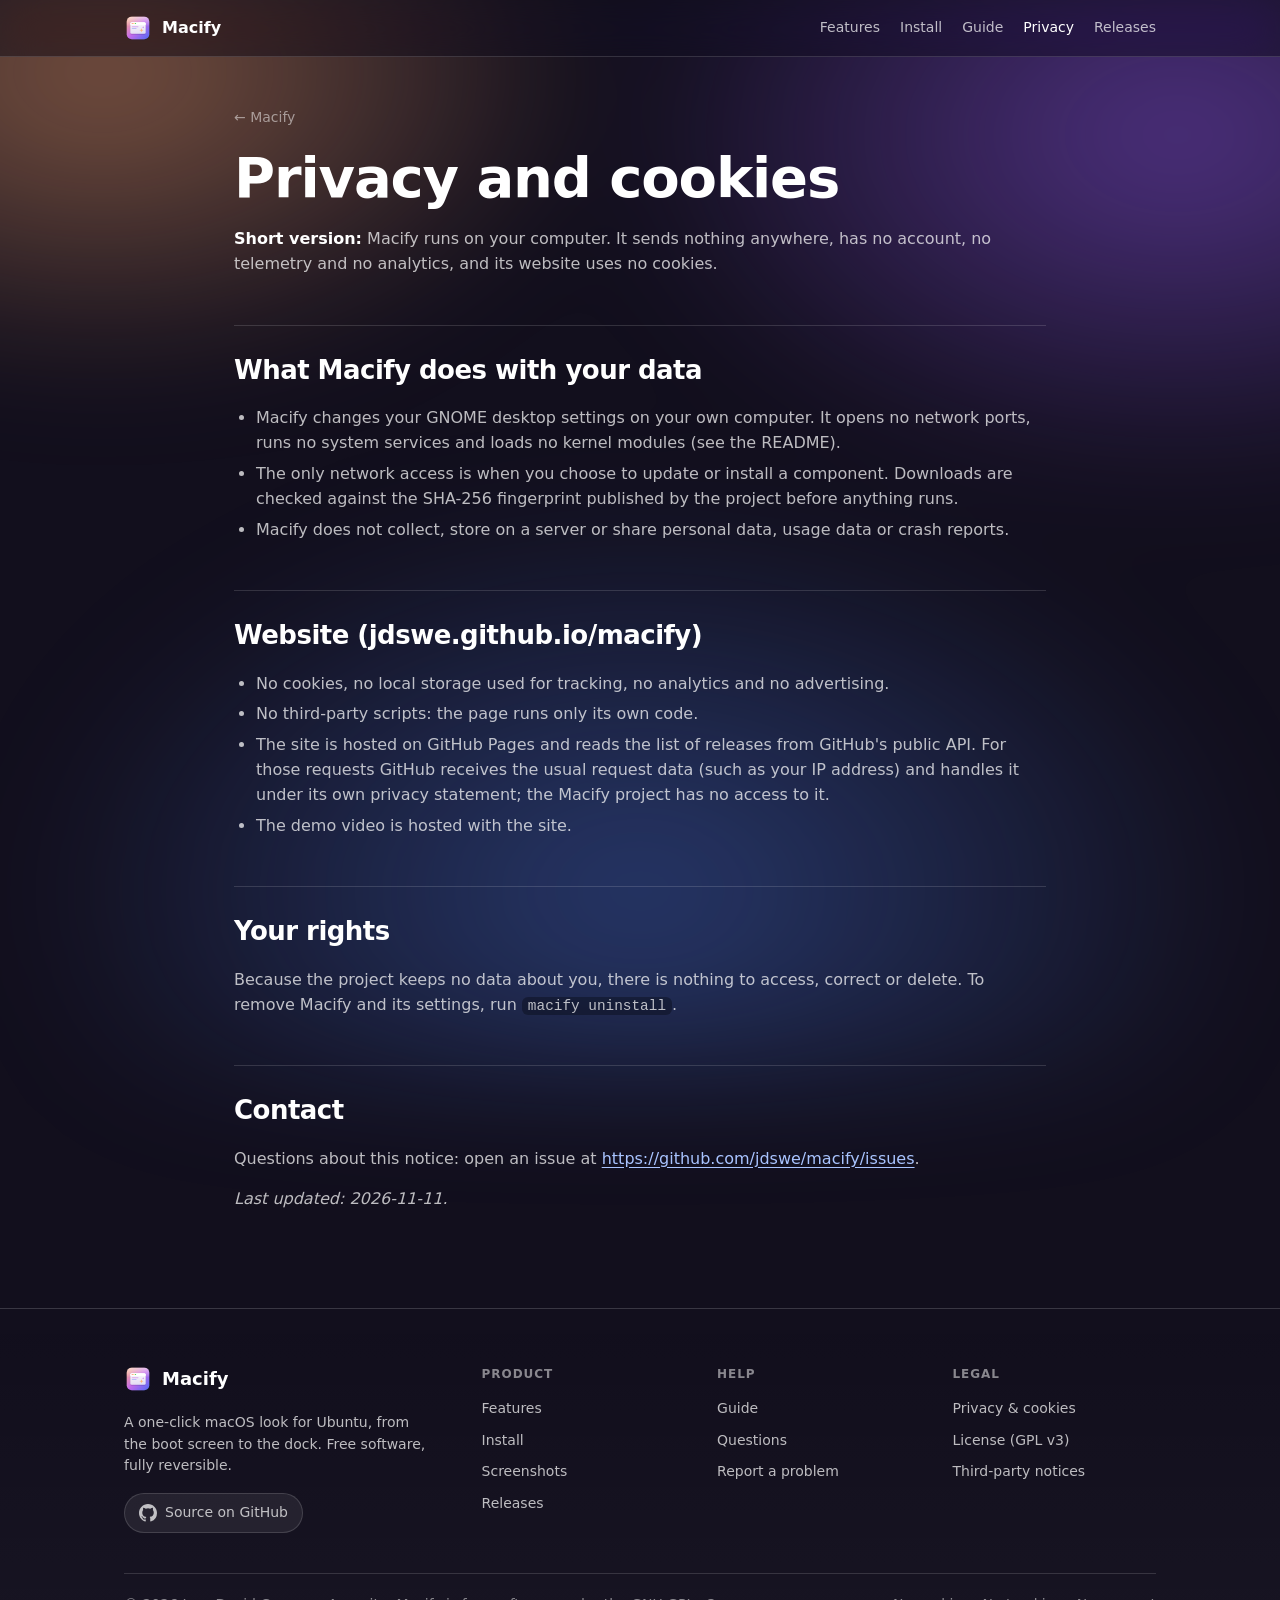
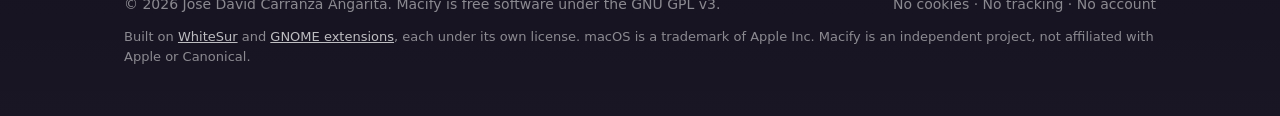
<file: docs/privacy.html>
<!doctype html>
<html lang="en">
<head>
<meta charset="utf-8">
<meta name="viewport" content="width=device-width, initial-scale=1">
<meta http-equiv="Content-Security-Policy" content="default-src 'self'; img-src 'self' data:; object-src 'none'; base-uri 'none'; form-action 'none'">
<title>Privacy &amp; cookies — Macify</title>
<meta name="description" content="Macify collects nothing; its website uses no cookies.">
<link rel="icon" href="icon.svg" type="image/svg+xml">
<link rel="stylesheet" href="site.css">
</head>
<body>
<nav>
  <div class="wrap">
    <a class="brand" href="index.html"><img src="icon.svg" alt="">Macify</a>
    <div class="links">
      <a href="index.html#features">Features</a>
      <a href="index.html#install">Install</a>
      <a href="guide.html">Guide</a>
      <a href="privacy.html" aria-current="page">Privacy</a>
      <a href="index.html#releases" class="optional">Releases</a>
    </div>
  </div>
</nav>
<main class="wrap doc">
<a class="back" href="index.html">← Macify</a>
<h1>Privacy and cookies</h1>
<p><b>Short version:</b> Macify runs on your computer. It sends nothing anywhere, has no account, no telemetry and no analytics, and its website uses no cookies.</p>
<h2>What Macify does with your data</h2>
<ul><li>Macify changes your GNOME desktop settings on your own computer. It opens no network ports, runs no system services and loads no kernel modules (see the README).</li><li>The only network access is when you choose to update or install a component. Downloads are checked against the SHA-256 fingerprint published by the project before anything runs.</li><li>Macify does not collect, store on a server or share personal data, usage data or crash reports.</li></ul>
<h2>Website (jdswe.github.io/macify)</h2>
<ul><li>No cookies, no local storage used for tracking, no analytics and no advertising.</li><li>No third-party scripts: the page runs only its own code.</li><li>The site is hosted on GitHub Pages and reads the list of releases from GitHub's public API. For those requests GitHub receives the usual request data (such as your IP address) and handles it under its own privacy statement; the Macify project has no access to it.</li><li>The demo video is hosted with the site.</li></ul>
<h2>Your rights</h2>
<p>Because the project keeps no data about you, there is nothing to access, correct or delete. To remove Macify and its settings, run <code>macify uninstall</code>.</p>
<h2>Contact</h2>
<p>Questions about this notice: open an issue at <a href="https://github.com/jdswe/macify/issues">https://github.com/jdswe/macify/issues</a>.</p>
<p><em>Last updated: 2026-11-11.</em></p>
</main>
<footer>
  <div class="wrap">
    <div class="foot-grid">
      <div class="foot-brand">
        <a class="brand" href="index.html"><img src="icon.svg" alt="">Macify</a>
        <p>A one-click macOS look for Ubuntu, from the boot screen to the dock. Free software, fully reversible.</p>
        <a class="foot-source" href="https://github.com/jdswe/macify"><svg class="gl" viewBox="0 0 16 16" aria-hidden="true"><path fill="currentColor" d="M8 0C3.58 0 0 3.58 0 8c0 3.54 2.29 6.53 5.47 7.59.4.07.55-.17.55-.38 0-.19-.01-.82-.01-1.49-2.01.37-2.53-.49-2.69-.94-.09-.23-.48-.94-.82-1.13-.28-.15-.68-.52-.01-.53.63-.01 1.08.58 1.23.82.72 1.21 1.87.87 2.33.66.07-.52.28-.87.51-1.07-1.78-.2-3.64-.89-3.64-3.95 0-.87.31-1.59.82-2.15-.08-.2-.36-1.02.08-2.12 0 0 .67-.21 2.2.82a7.6 7.6 0 0 1 4 0c1.53-1.04 2.2-.82 2.2-.82.44 1.1.16 1.92.08 2.12.51.56.82 1.27.82 2.15 0 3.07-1.87 3.75-3.65 3.95.29.25.54.73.54 1.48 0 1.07-.01 1.93-.01 2.2 0 .21.15.46.55.38A8.01 8.01 0 0 0 16 8c0-4.42-3.58-8-8-8z"/></svg>Source on GitHub</a>
      </div>
      <div class="foot-col">
        <h4>Product</h4>
        <a href="index.html#features">Features</a>
        <a href="index.html#install">Install</a>
        <a href="index.html#screenshots">Screenshots</a>
        <a href="index.html#releases">Releases</a>
      </div>
      <div class="foot-col">
        <h4>Help</h4>
        <a href="guide.html">Guide</a>
        <a href="index.html#faq">Questions</a>
        <a href="https://github.com/jdswe/macify/issues/new">Report a problem</a>
      </div>
      <div class="foot-col">
        <h4>Legal</h4>
        <a href="privacy.html">Privacy &amp; cookies</a>
        <a href="license.html">License (GPL v3)</a>
        <a href="notices.html">Third-party notices</a>
      </div>
    </div>
    <div class="foot-bottom">
      <span>© 2026 Jose David Carranza Angarita. Macify is free software under the GNU GPL v3.</span>
      <span>No cookies · No tracking · No account</span>
    </div>
    <p class="foot-note">Built on <a href="https://github.com/vinceliuice/WhiteSur-gtk-theme">WhiteSur</a> and
      <a href="https://extensions.gnome.org">GNOME extensions</a>, each under its own license. macOS is a trademark of
      Apple Inc. Macify is an independent project, not affiliated with Apple or Canonical.</p>
  </div>
</footer>
</body>
</html>
</file>
<file: docs/site.css>
/* Estilos de las páginas de documentos (guía, privacidad, licencia, avisos). La portada lleva los suyos. */
:root {
  --bg: #120f1d;
  --text: #ffffff;
  --muted: rgba(255, 255, 255, 0.72);
  --faint: rgba(255, 255, 255, 0.5);
  --glass: rgba(255, 255, 255, 0.07);
  --glass-strong: rgba(255, 255, 255, 0.12);
  --border: rgba(255, 255, 255, 0.14);
  --accent-a: #4f86ff;
  --accent-b: #9b5cff;
  --radius: 22px;
  --max: 1080px;
}
* { box-sizing: border-box; }
html { scroll-behavior: smooth; }
body {
  margin: 0; color: var(--text); background: var(--bg);
  font-family: "Inter", system-ui, sans-serif;
  line-height: 1.55; -webkit-font-smoothing: antialiased;
}
body::before {
  content: ""; position: fixed; inset: -20%; z-index: -1;
  background:
    radial-gradient(40% 35% at 20% 20%, rgba(255, 168, 110, 0.45), transparent 70%),
    radial-gradient(45% 40% at 80% 25%, rgba(155, 92, 255, 0.45), transparent 70%),
    radial-gradient(50% 45% at 50% 85%, rgba(79, 134, 255, 0.35), transparent 70%);
  filter: blur(60px);
}
a { color: inherit; }
.wrap { max-width: var(--max); margin: 0 auto; padding: 0 24px; }
h1, h2, h3 { font-family: "Inter", system-ui, sans-serif; letter-spacing: -0.02em; }
h2 { font-size: clamp(28px, 4vw, 40px); margin: 0 0 12px; }
section { padding: 72px 0; }
.lead { color: var(--muted); font-size: 18px; max-width: 640px; }

/* barra de navegación */
nav { position: sticky; top: 0; z-index: 10; backdrop-filter: blur(20px) saturate(160%);
  -webkit-backdrop-filter: blur(20px) saturate(160%); background: rgba(18, 15, 29, 0.55);
  border-bottom: 1px solid var(--border); }
nav .wrap { display: flex; align-items: center; gap: 24px; height: 56px; }
nav .brand { display: flex; align-items: center; gap: 10px; font-weight: 700; text-decoration: none; }
nav .brand img { width: 28px; height: 28px; }
nav .links { display: flex; gap: 20px; margin-left: auto; font-size: 14px; }
nav .links a { color: var(--muted); text-decoration: none; }
nav .links a:hover { color: var(--text); }
@media (max-width: 760px) { nav .links a.optional { display: none; } }

.gl { width: 18px; height: 18px; flex: none; }
nav .with-icon { display: inline-flex; align-items: center; gap: 6px; }
footer { padding: 56px 0 48px; color: var(--faint); font-size: 14px; border-top: 1px solid var(--border);
  background: linear-gradient(180deg, transparent, rgba(255, 255, 255, 0.03)); }
footer a { color: var(--muted); text-decoration: none; transition: color 160ms ease; }
footer a:hover { color: var(--text); }
.foot-grid { display: grid; grid-template-columns: minmax(220px, 1.6fr) repeat(3, minmax(120px, 1fr)); gap: 32px; }
.foot-brand .brand { display: inline-flex; align-items: center; gap: 10px; font-weight: 700; font-size: 18px; color: var(--text); }
.foot-brand .brand img { width: 28px; height: 28px; }
.foot-brand p { margin: 12px 0 16px; max-width: 34ch; color: var(--muted); }
.foot-source { display: inline-flex; align-items: center; gap: 8px; padding: 8px 14px; border-radius: 999px;
  background: var(--glass); border: 1px solid var(--border); }
.foot-source:hover { background: var(--glass-strong); }
.foot-col { display: flex; flex-direction: column; gap: 10px; }
.foot-col h4 { margin: 0 0 4px; font-size: 12px; letter-spacing: 0.08em; text-transform: uppercase; color: var(--faint); }
.foot-bottom { display: flex; flex-wrap: wrap; gap: 8px 24px; justify-content: space-between; margin-top: 40px;
  padding-top: 20px; border-top: 1px solid var(--border); }
.foot-note { margin: 12px 0 0; font-size: 13px; }
.foot-note a { text-decoration: underline; }
.privacy-more { color: var(--muted); margin-top: 20px; }
@media (max-width: 720px) { .foot-grid { grid-template-columns: 1fr 1fr; } .foot-brand { grid-column: 1 / -1; } }

/* páginas de documentos */
nav .links a[aria-current] { color: var(--text); }
.doc { max-width: 860px; padding-top: 48px; padding-bottom: 80px; }
.doc .back { display: inline-block; color: var(--faint); text-decoration: none; font-size: 14px; margin-bottom: 20px; }
.doc .back:hover { color: var(--text); }
.doc h1 { font-size: clamp(36px, 6vw, 56px); line-height: 1.05; margin: 0 0 20px; }
.doc h2 { font-size: 26px; margin: 48px 0 12px; padding-top: 24px; border-top: 1px solid var(--border); }
.doc h3 { font-size: 18px; margin: 28px 0 8px; }
.doc p, .doc li { color: var(--muted); font-size: 16px; }
.doc b { color: var(--text); }
.doc ul { padding-left: 22px; }
.doc li { margin: 6px 0; }
.doc a { color: #a9c4ff; text-underline-offset: 3px; }
.doc code { font-family: "JetBrains Mono", ui-monospace, monospace; font-size: 0.9em; background: rgba(0, 0, 0, 0.3);
  padding: 1px 6px; border-radius: 6px; }
.doc pre { background: rgba(0, 0, 0, 0.35); border: 1px solid var(--border); border-radius: 16px; padding: 16px 18px;
  overflow-x: auto; }
.doc pre code { background: none; padding: 0; color: var(--text); }
.doc pre.legal { white-space: pre-wrap; font-family: "JetBrains Mono", ui-monospace, monospace; font-size: 13px;
  color: var(--muted); line-height: 1.6; }
.doc .table { overflow-x: auto; border: 1px solid var(--border); border-radius: 16px; background: var(--glass); }
.doc table { border-collapse: collapse; width: 100%; font-size: 15px; }
.doc th, .doc td { text-align: left; vertical-align: top; padding: 12px 16px; border-bottom: 1px solid var(--border); }
.doc tr:last-child td { border-bottom: none; }
.doc th { color: var(--faint); font-size: 12px; letter-spacing: 0.08em; text-transform: uppercase; }
.doc td { color: var(--muted); }
.doc td:first-child { color: var(--text); font-weight: 600; white-space: nowrap; }
@media (max-width: 640px) { .doc td:first-child { white-space: normal; } }
</file>
